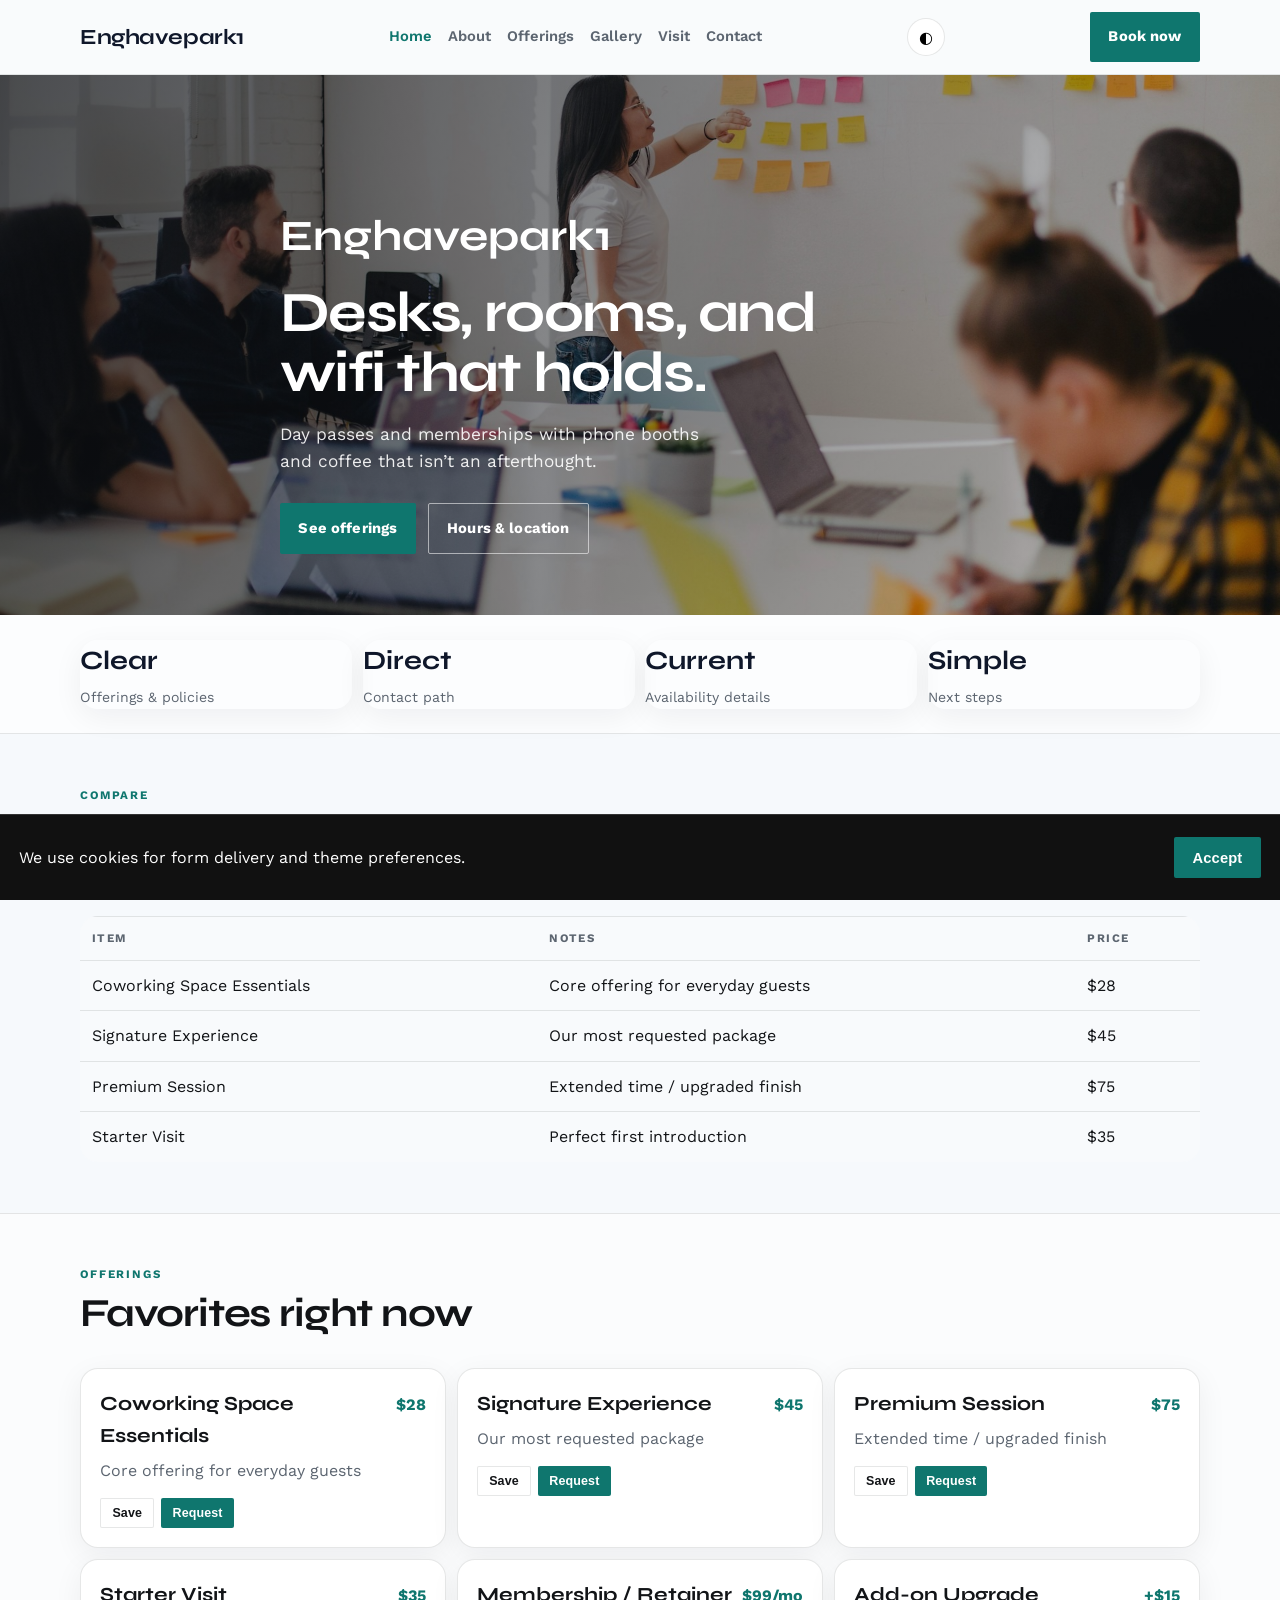
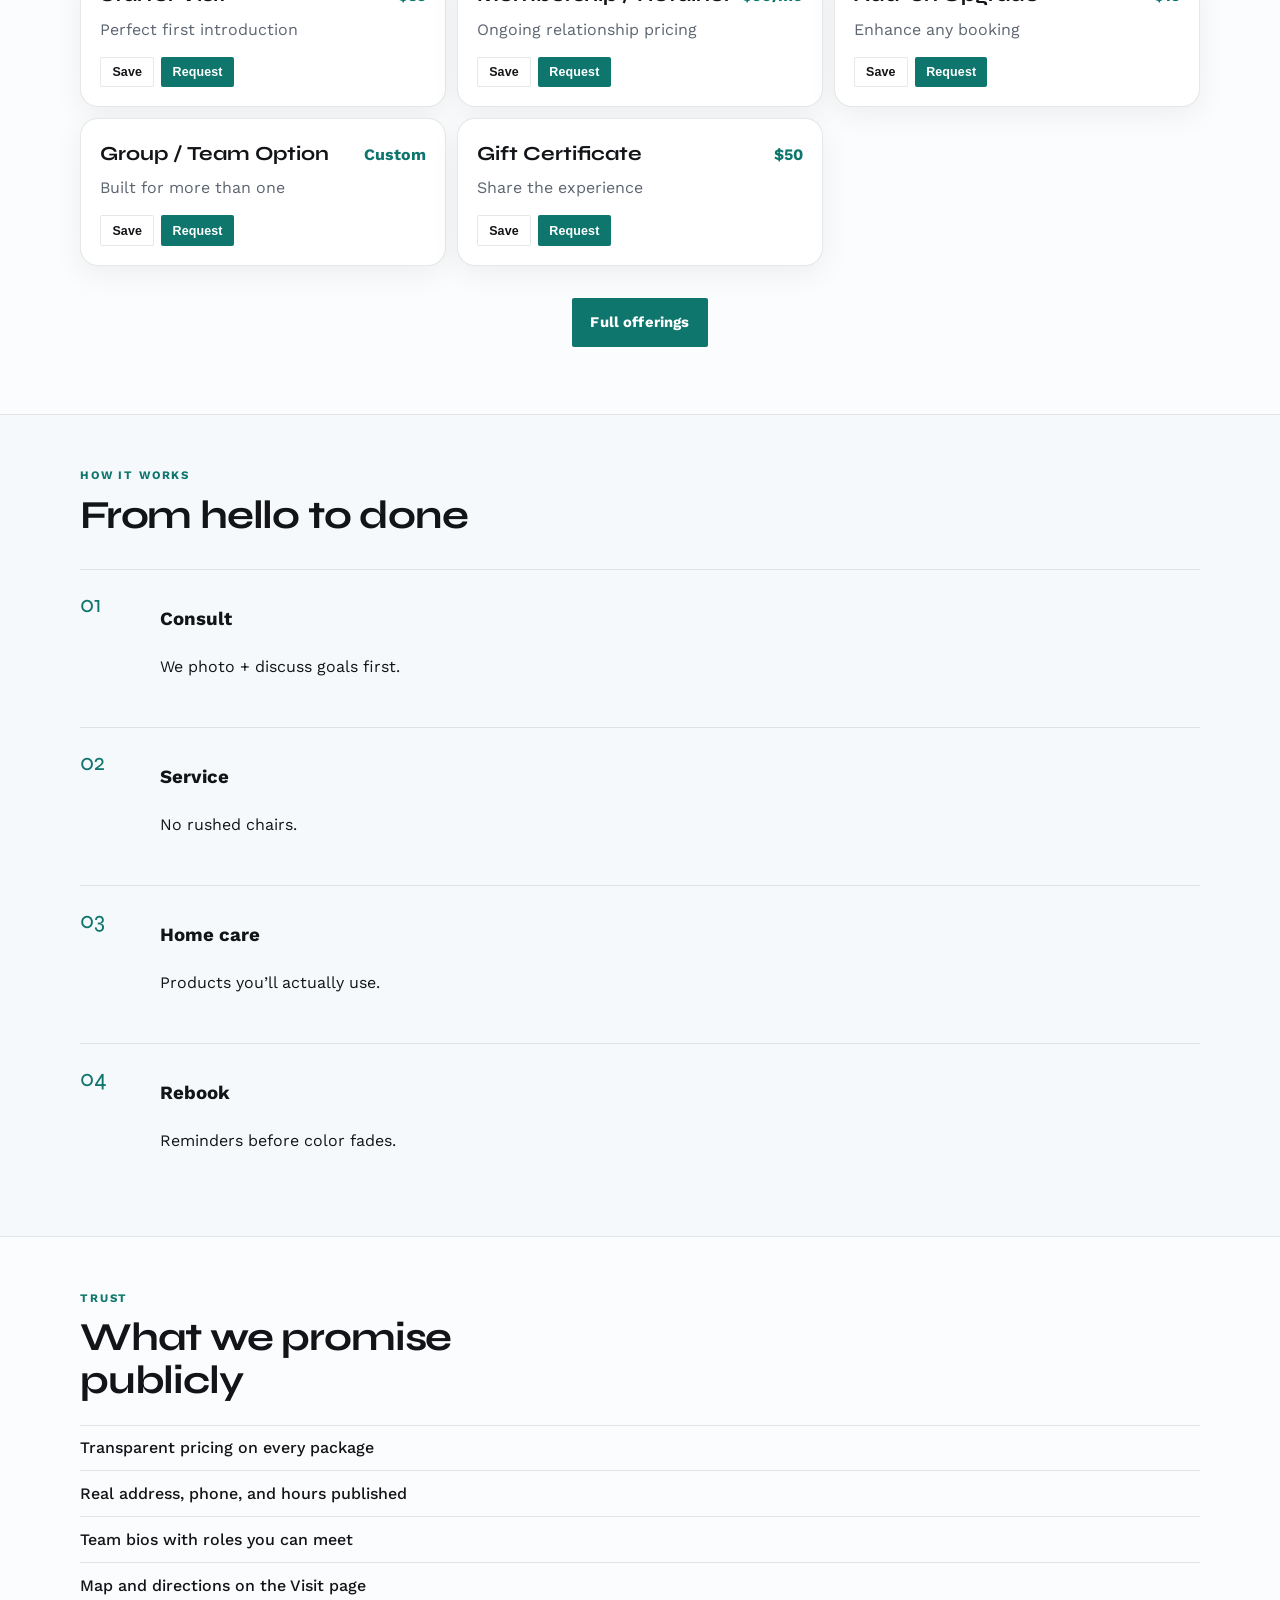
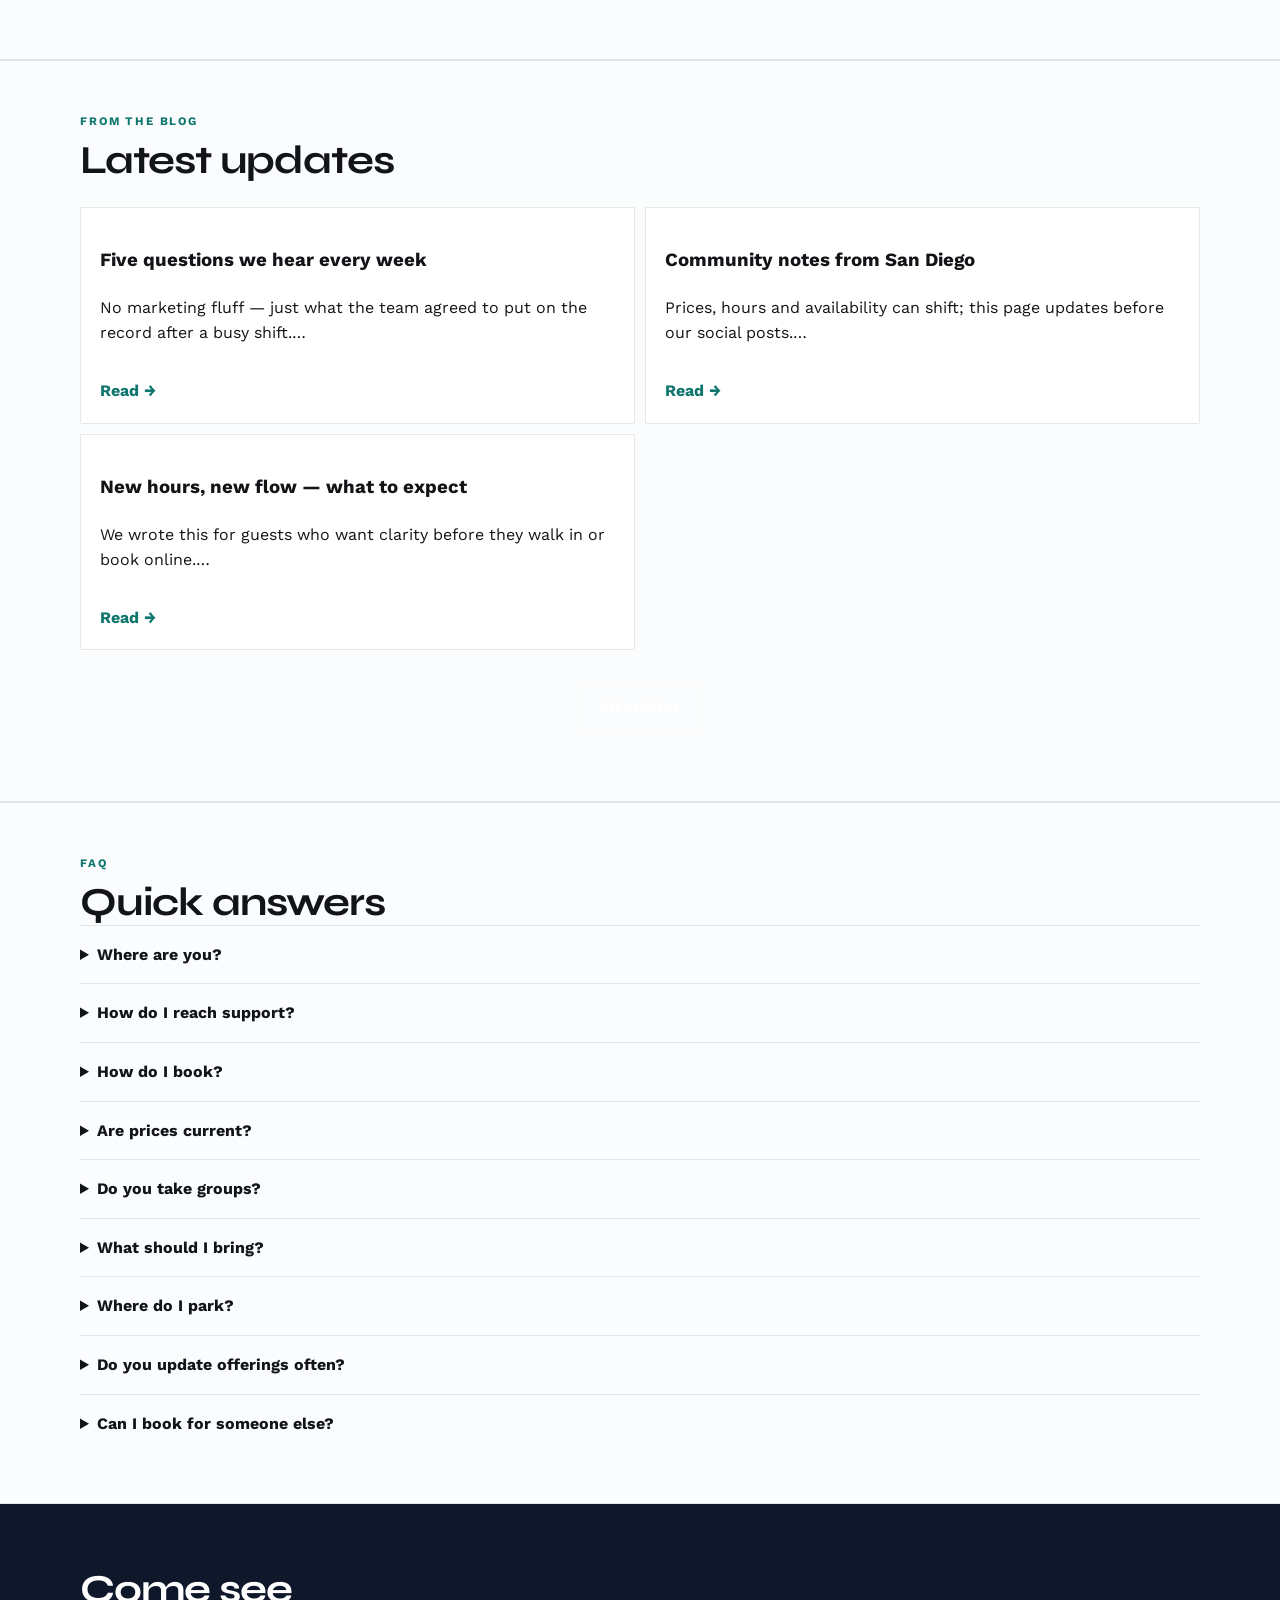
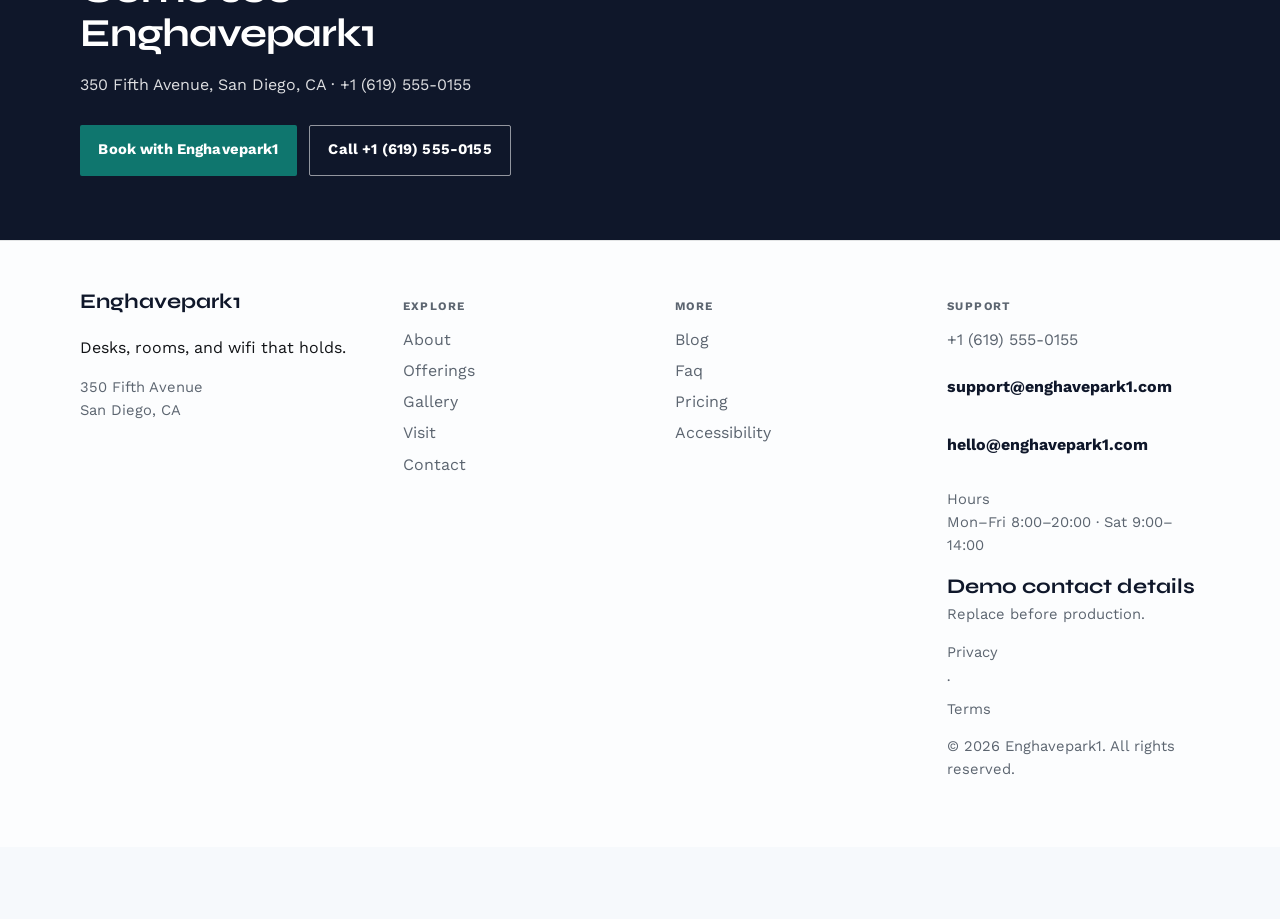
<file: index.html>
<!DOCTYPE html>
<html lang="en">
<head>
  <meta charset="UTF-8" />
  <meta name="viewport" content="width=device-width, initial-scale=1" />
  <title>Enghavepark1 | Coworking Space</title>
  <meta name="description" content="Enghavepark1 — Desks, rooms, and wifi that holds." />
  <meta property="og:title" content="Enghavepark1 | Coworking Space" />
  <meta property="og:description" content="Enghavepark1 — Desks, rooms, and wifi that holds." />
  <meta property="og:type" content="website" />
  <meta name="twitter:card" content="summary_large_image" />
  <meta name="twitter:title" content="Enghavepark1 | Coworking Space" />
  <meta name="twitter:description" content="Enghavepark1 — Desks, rooms, and wifi that holds." />
  <meta property="og:image" content="assets/img-1.jpg" />
  <meta name="twitter:image" content="assets/img-1.jpg" />
  <meta property="og:url" content="https://enghavepark1.github.io" />
  <script type="application/ld+json">{"@context": "https://schema.org", "@type": "LocalBusiness", "name": "Enghavepark1", "description": "Desks, rooms, and wifi that holds.", "url": "https://enghavepark1.github.io", "image": "assets/img-1.jpg"}</script>
<script type="application/ld+json">{"@context": "https://schema.org", "@type": "FAQPage", "mainEntity": [{"@type": "Question", "name": "Where are you?", "acceptedAnswer": {"@type": "Answer", "text": "350 Fifth Avenue, San Diego, CA. See the map on Visit."}}, {"@type": "Question", "name": "How do I reach support?", "acceptedAnswer": {"@type": "Answer", "text": "Use the Contact form or email support@enghavepark1.com. We reply during open hours."}}, {"@type": "Question", "name": "How do I book?", "acceptedAnswer": {"@type": "Answer", "text": "Send a message on Contact, email bookings@enghavepark1.com, or call +1 (619) 555-0155."}}, {"@type": "Question", "name": "Are prices current?", "acceptedAnswer": {"@type": "Answer", "text": "Listed prices are current and may shift with seasons — we update this site when they do."}}, {"@type": "Question", "name": "Do you take groups?", "acceptedAnswer": {"@type": "Answer", "text": "Yes for many bookings — tell us the size and date and we'll confirm what Enghavepark1 can host."}}, {"@type": "Question", "name": "What should I bring?", "acceptedAnswer": {"@type": "Answer", "text": "Just yourself (and any notes on allergies, sizes, or preferences). We'll handle the rest."}}, {"@type": "Question", "name": "Can I book for someone else?", "acceptedAnswer": {"@type": "Answer", "text": "Yes — include their name and preferences in the contact form."}}, {"@type": "Question", "name": "Is parking available?", "acceptedAnswer": {"@type": "Answer", "text": "See Locations for the branch closest to you in San Diego."}}, {"@type": "Question", "name": "Do you take walk-ins at Enghavepark1?", "acceptedAnswer": {"@type": "Answer", "text": "Yes when capacity allows — check Visit for peak hours."}}, {"@type": "Question", "name": "Do you host private events?", "acceptedAnswer": {"@type": "Answer", "text": "Contact us with date, headcount and offerings preferences."}}, {"@type": "Question", "name": "Where can I read updates?", "acceptedAnswer": {"@type": "Answer", "text": "Blog and Journal pages publish changes before social media."}}, {"@type": "Question", "name": "How do I join the team?", "acceptedAnswer": {"@type": "Answer", "text": "Open roles are listed on Careers — we reply to every application."}}, {"@type": "Question", "name": "Is the space accessible?", "acceptedAnswer": {"@type": "Answer", "text": "See our Accessibility page for entrance, seating and restroom notes."}}, {"@type": "Question", "name": "Do you offer gift cards?", "acceptedAnswer": {"@type": "Answer", "text": "Yes — see our Gift Cards page for digital and in-store options."}}]}</script>
<script type="application/ld+json">{"@context": "https://schema.org", "@type": "WebSite", "name": "Enghavepark1", "url": "https://enghavepark1.github.io", "description": "Desks, rooms, and wifi that holds."}</script>
  <link rel="canonical" href="https://enghavepark1.github.io/index.html" />
  <link rel="alternate" hreflang="en" href="https://enghavepark1.github.io/index.html" />
  <link rel="alternate" hreflang="x-default" href="https://enghavepark1.github.io/index.html" />
  <meta name="theme-color" content="#111111" />
  <link rel="preconnect" href="https://fonts.googleapis.com" />
  <link rel="preconnect" href="https://fonts.gstatic.com" crossorigin />
  <link href="https://fonts.googleapis.com/css2?family=Syne:wght@600;700;800&family=Work+Sans:wght@400;500;600;700&display=swap" rel="stylesheet" />
  <link rel="stylesheet" href="styles.css" />
  <link rel="icon" href="favicon.svg" type="image/svg+xml" />
</head>
<body>

  <header class="top">
    <div class="shell bar">
      <a class="logo" href="index.html">Enghavepark1</a>
      <button class="nav-toggle" type="button" aria-label="Open menu" data-nav-toggle>
        <span></span><span></span><span></span>
      </button>
      <nav data-nav><a href="index.html" class="on">Home</a><a href="about.html">About</a><a href="offerings.html">Offerings</a><a href="gallery.html">Gallery</a><a href="visit.html">Visit</a><a href="contact.html">Contact</a></nav>
      <button type="button" class="theme-toggle" data-theme-toggle aria-label="Toggle dark mode">◐</button>
      <a class="cta" href="contact.html" data-open-book>Book now</a>
    </div>
  </header>
  <main>

    <section class="hero minimal-hero">
      <div class="hero-bg" style="background-image:url('assets/img-1.jpg')"></div>
      <div class="hero-shade"></div>
      <div class="shell hero-copy">
        <p class="brand">Enghavepark1</p>
        <h1>Desks, rooms, and wifi that holds.</h1>
        <p class="lede">Day passes and memberships with phone booths and coffee that isn’t an afterthought.</p>
        <div class="actions">
          <a class="btn solid" href="offerings.html">See offerings</a>
          <a class="btn line" href="visit.html">Hours &amp; location</a>
        </div>
      </div>
    </section><section class="stats-band"><div class="shell stats-row"><div class="stat"><b>Clear</b><span>Offerings & policies</span></div>
<div class="stat"><b>Direct</b><span>Contact path</span></div>
<div class="stat"><b>Current</b><span>Availability details</span></div>
<div class="stat"><b>Simple</b><span>Next steps</span></div></div></section><section class="block">
      <div class="shell">
        <p class="eyebrow">Compare</p>
        <h2>Popular packages at a glance</h2>
        <table class="compare-table"><thead><tr><th>Item</th><th>Notes</th><th>Price</th></tr></thead>
        <tbody><tr><td>Coworking Space Essentials</td><td>Core offering for everyday guests</td><td>$28</td></tr><tr><td>Signature Experience</td><td>Our most requested package</td><td>$45</td></tr><tr><td>Premium Session</td><td>Extended time / upgraded finish</td><td>$75</td></tr><tr><td>Starter Visit</td><td>Perfect first introduction</td><td>$35</td></tr></tbody></table>
      </div>
    </section><section class="block tint">
      <div class="shell">
        <p class="eyebrow">Offerings</p>
        <h2>Favorites right now</h2>
        <div class="menu-grid"><article class="item" data-item="Coworking Space Essentials">
          <div class="item-top"><h3>Coworking Space Essentials</h3><span class="price">$28</span></div>
          <p>Core offering for everyday guests</p>
          <div class="item-actions">
            <button type="button" class="btn quiet mini" data-save-item data-name="Coworking Space Essentials">Save</button>
            <button type="button" class="btn solid mini" data-open-book data-pref="Coworking Space Essentials">Request</button>
          </div>
        </article>
<article class="item" data-item="Signature Experience">
          <div class="item-top"><h3>Signature Experience</h3><span class="price">$45</span></div>
          <p>Our most requested package</p>
          <div class="item-actions">
            <button type="button" class="btn quiet mini" data-save-item data-name="Signature Experience">Save</button>
            <button type="button" class="btn solid mini" data-open-book data-pref="Signature Experience">Request</button>
          </div>
        </article>
<article class="item" data-item="Premium Session">
          <div class="item-top"><h3>Premium Session</h3><span class="price">$75</span></div>
          <p>Extended time / upgraded finish</p>
          <div class="item-actions">
            <button type="button" class="btn quiet mini" data-save-item data-name="Premium Session">Save</button>
            <button type="button" class="btn solid mini" data-open-book data-pref="Premium Session">Request</button>
          </div>
        </article>
<article class="item" data-item="Starter Visit">
          <div class="item-top"><h3>Starter Visit</h3><span class="price">$35</span></div>
          <p>Perfect first introduction</p>
          <div class="item-actions">
            <button type="button" class="btn quiet mini" data-save-item data-name="Starter Visit">Save</button>
            <button type="button" class="btn solid mini" data-open-book data-pref="Starter Visit">Request</button>
          </div>
        </article>
<article class="item" data-item="Membership / Retainer">
          <div class="item-top"><h3>Membership / Retainer</h3><span class="price">$99/mo</span></div>
          <p>Ongoing relationship pricing</p>
          <div class="item-actions">
            <button type="button" class="btn quiet mini" data-save-item data-name="Membership / Retainer">Save</button>
            <button type="button" class="btn solid mini" data-open-book data-pref="Membership / Retainer">Request</button>
          </div>
        </article>
<article class="item" data-item="Add-on Upgrade">
          <div class="item-top"><h3>Add-on Upgrade</h3><span class="price">+$15</span></div>
          <p>Enhance any booking</p>
          <div class="item-actions">
            <button type="button" class="btn quiet mini" data-save-item data-name="Add-on Upgrade">Save</button>
            <button type="button" class="btn solid mini" data-open-book data-pref="Add-on Upgrade">Request</button>
          </div>
        </article>
<article class="item" data-item="Group / Team Option">
          <div class="item-top"><h3>Group / Team Option</h3><span class="price">Custom</span></div>
          <p>Built for more than one</p>
          <div class="item-actions">
            <button type="button" class="btn quiet mini" data-save-item data-name="Group / Team Option">Save</button>
            <button type="button" class="btn solid mini" data-open-book data-pref="Group / Team Option">Request</button>
          </div>
        </article>
<article class="item" data-item="Gift Certificate">
          <div class="item-top"><h3>Gift Certificate</h3><span class="price">$50</span></div>
          <p>Share the experience</p>
          <div class="item-actions">
            <button type="button" class="btn quiet mini" data-save-item data-name="Gift Certificate">Save</button>
            <button type="button" class="btn solid mini" data-open-book data-pref="Gift Certificate">Request</button>
          </div>
        </article></div>
        <p class="center-cta"><a class="btn solid" href="offerings.html">Full offerings</a></p>
      </div>
    </section><section class="block">
      <div class="shell">
        <p class="eyebrow">How it works</p>
        <h2>From hello to done</h2>
        <ol class="process"><li><span>01</span><div><h3>Consult</h3><p>We photo + discuss goals first.</p></div></li>
<li><span>02</span><div><h3>Service</h3><p>No rushed chairs.</p></div></li>
<li><span>03</span><div><h3>Home care</h3><p>Products you’ll actually use.</p></div></li>
<li><span>04</span><div><h3>Rebook</h3><p>Reminders before color fades.</p></div></li></ol>
      </div>
    </section><section class="block tint">
      <div class="shell">
        <p class="eyebrow">Trust</p>
        <h2>What we promise publicly</h2>
        <ul class="checks"><li>Transparent pricing on every package</li>
<li>Real address, phone, and hours published</li>
<li>Team bios with roles you can meet</li>
<li>Map and directions on the Visit page</li></ul>
      </div>
    </section><section class="block tint">
      <div class="shell">
        <p class="eyebrow">From the blog</p>
        <h2>Latest updates</h2>
        <div class="value-grid"><article class="journal-card reveal">
          <h3>Five questions we hear every week</h3>
          <p>No marketing fluff — just what the team agreed to put on the record after a busy shift.…</p>
          <a class="textlink" href="blog.html">Read →</a>
        </article><article class="journal-card reveal">
          <h3>Community notes from San Diego</h3>
          <p>Prices, hours and availability can shift; this page updates before our social posts.…</p>
          <a class="textlink" href="blog.html">Read →</a>
        </article><article class="journal-card reveal">
          <h3>New hours, new flow — what to expect</h3>
          <p>We wrote this for guests who want clarity before they walk in or book online.…</p>
          <a class="textlink" href="blog.html">Read →</a>
        </article></div>
        <p class="center-cta"><a class="btn line" href="blog.html">All articles</a></p>
      </div>
    </section><section class="block tint">
      <div class="shell">
        <p class="eyebrow">FAQ</p>
        <h2>Quick answers</h2>
        <div class="faq"><details><summary>Where are you?</summary><p>350 Fifth Avenue, San Diego, CA. See the map on Visit.</p></details>
<details><summary>How do I reach support?</summary><p>Use the Contact form or email support@enghavepark1.com. We reply during open hours.</p></details>
<details><summary>How do I book?</summary><p>Send a message on Contact, email bookings@enghavepark1.com, or call +1 (619) 555-0155.</p></details>
<details><summary>Are prices current?</summary><p>Listed prices are current and may shift with seasons — we update this site when they do.</p></details>
<details><summary>Do you take groups?</summary><p>Yes for many bookings — tell us the size and date and we'll confirm what Enghavepark1 can host.</p></details>
<details><summary>What should I bring?</summary><p>Just yourself (and any notes on allergies, sizes, or preferences). We'll handle the rest.</p></details>
<details><summary>Where do I park?</summary><p>See the Visit page for address and map links around San Diego.</p></details>
<details><summary>Do you update offerings often?</summary><p>Yes — seasonal shifts are posted here first.</p></details>
<details><summary>Can I book for someone else?</summary><p>Yes — include their name and preferences in the Contact form or email support@enghavepark1.com.</p></details></div>
      </div>
    </section><section class="cta-band">
      <div class="shell">
        <h2>Come see Enghavepark1</h2>
        <p>350 Fifth Avenue, San Diego, CA · +1 (619) 555-0155</p>
        <div class="actions">
          <a class="btn solid" href="contact.html">Book with Enghavepark1</a>
          <a class="btn line" href="tel:+16195550155">Call +1 (619) 555-0155</a>
        </div>
      </div>
    </section>
  </main>

  <footer class="foot">
    <div class="shell foot-grid">
      <div>
        <strong>Enghavepark1</strong>
        <p>Desks, rooms, and wifi that holds.</p>
        <p class="foot-meta">350 Fifth Avenue<br/>San Diego, CA</p>
      </div>
      <div>
        <p class="fh">Explore</p>
        <a href="about.html">About</a><a href="offerings.html">Offerings</a><a href="gallery.html">Gallery</a><a href="visit.html">Visit</a><a href="contact.html">Contact</a>
      </div>
      <div>
        <p class="fh">More</p>
        <a href="blog.html">Blog</a><a href="faq.html">Faq</a><a href="pricing.html">Pricing</a><a href="accessibility.html">Accessibility</a>
      </div>
      <div>
        <p class="fh">Support</p>
        <a href="tel:+16195550155">+1 (619) 555-0155</a>
        <p class="mail-plain">support@enghavepark1.com</p>
        <p class="mail-plain">hello@enghavepark1.com</p>
        <p class="foot-meta">Hours<br/>Mon–Fri 8:00–20:00 · Sat 9:00–14:00</p>
        <p class="foot-meta"><strong>Demo contact details</strong><br/>Replace before production.</p>
        <p class="foot-meta"><a href="privacy.html">Privacy</a> · <a href="terms.html">Terms</a></p>
        <p class="foot-meta">© 2026 Enghavepark1. All rights reserved.</p>
      </div>
    </div>
  </footer>
  <div class="cookie-bar" data-cookie-bar hidden>
    <p>We use cookies for form delivery and theme preferences.</p>
    <button type="button" class="btn solid" data-cookie-accept>Accept</button>
  </div>
  <div class="mobile-cta">
    <a href="tel:+16195550155">Call</a>
    <button type="button" data-open-book>Book</button>
    <a href="visit.html">Map</a>
  </div>
  <div class="toast" data-toast hidden></div>

  <div class="modal" data-book-modal hidden>
    <div class="modal-card">
      <button class="modal-close" type="button" data-close-book aria-label="Close">×</button>
      <p class="eyebrow">Quick request</p>
      <h3>Contact Enghavepark1</h3>
      <p class="lead">Send the essentials and we will reply by email.</p>
      <form class="contact-form compact" data-quick-book data-support="support@enghavepark1.com">
        <label>Name<input name="name" required placeholder="Your name" /></label>
        <label>Email<input type="email" name="email" required placeholder="you@email.com" /></label>
        <label>Timing<input name="when" required placeholder="Preferred date or timeline" /></label>
        <label>Notes<textarea name="message" rows="3" placeholder="Project, product, service or other details…"></textarea></label>
        <button class="btn solid" type="submit">Book</button>
      </form>
    </div>
  </div>

  <div class="lightbox" data-lightbox hidden>
    <button class="modal-close" type="button" data-lightbox-close aria-label="Close">×</button>
    <img data-lightbox-img alt="" />
    <div class="lightbox-nav">
      <button type="button" data-lightbox-prev>‹</button>
      <button type="button" data-lightbox-next>›</button>
    </div>
  </div>
  <script src="site.js"></script>
</body></html>
</file>
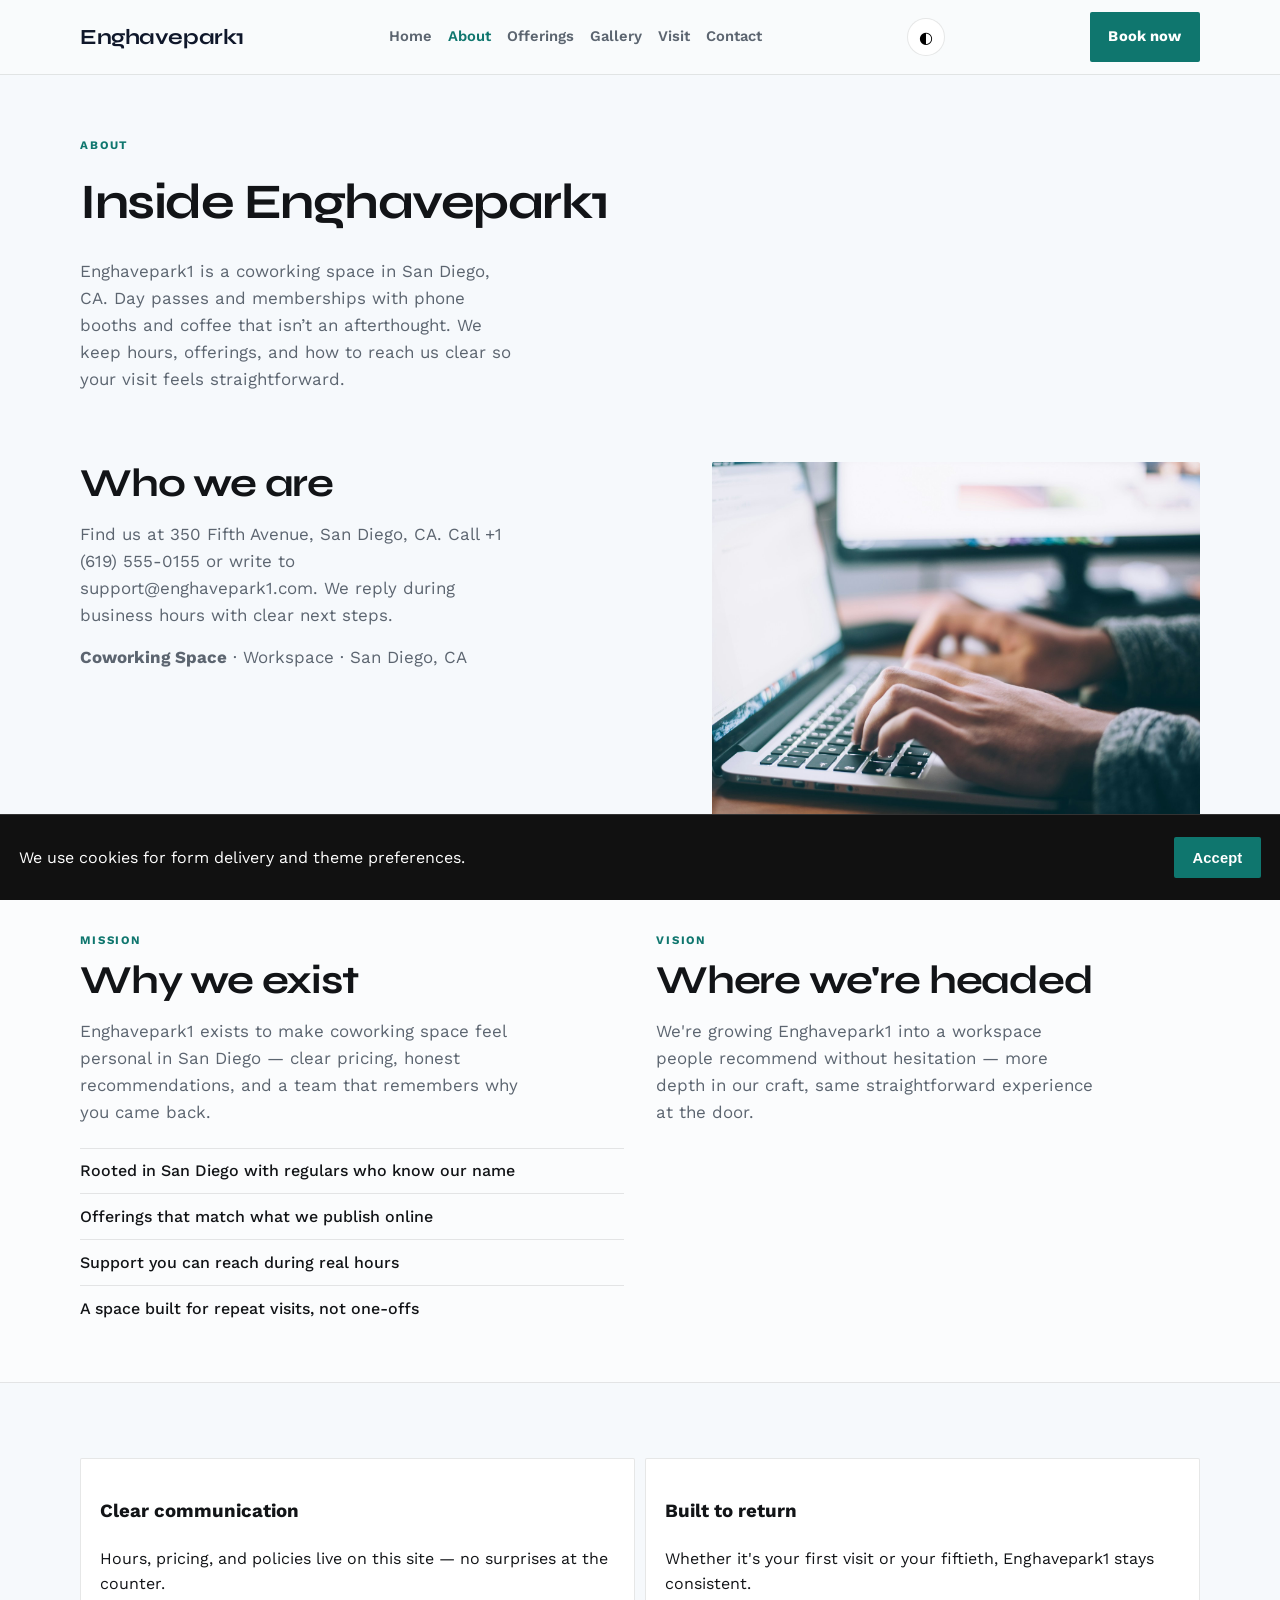
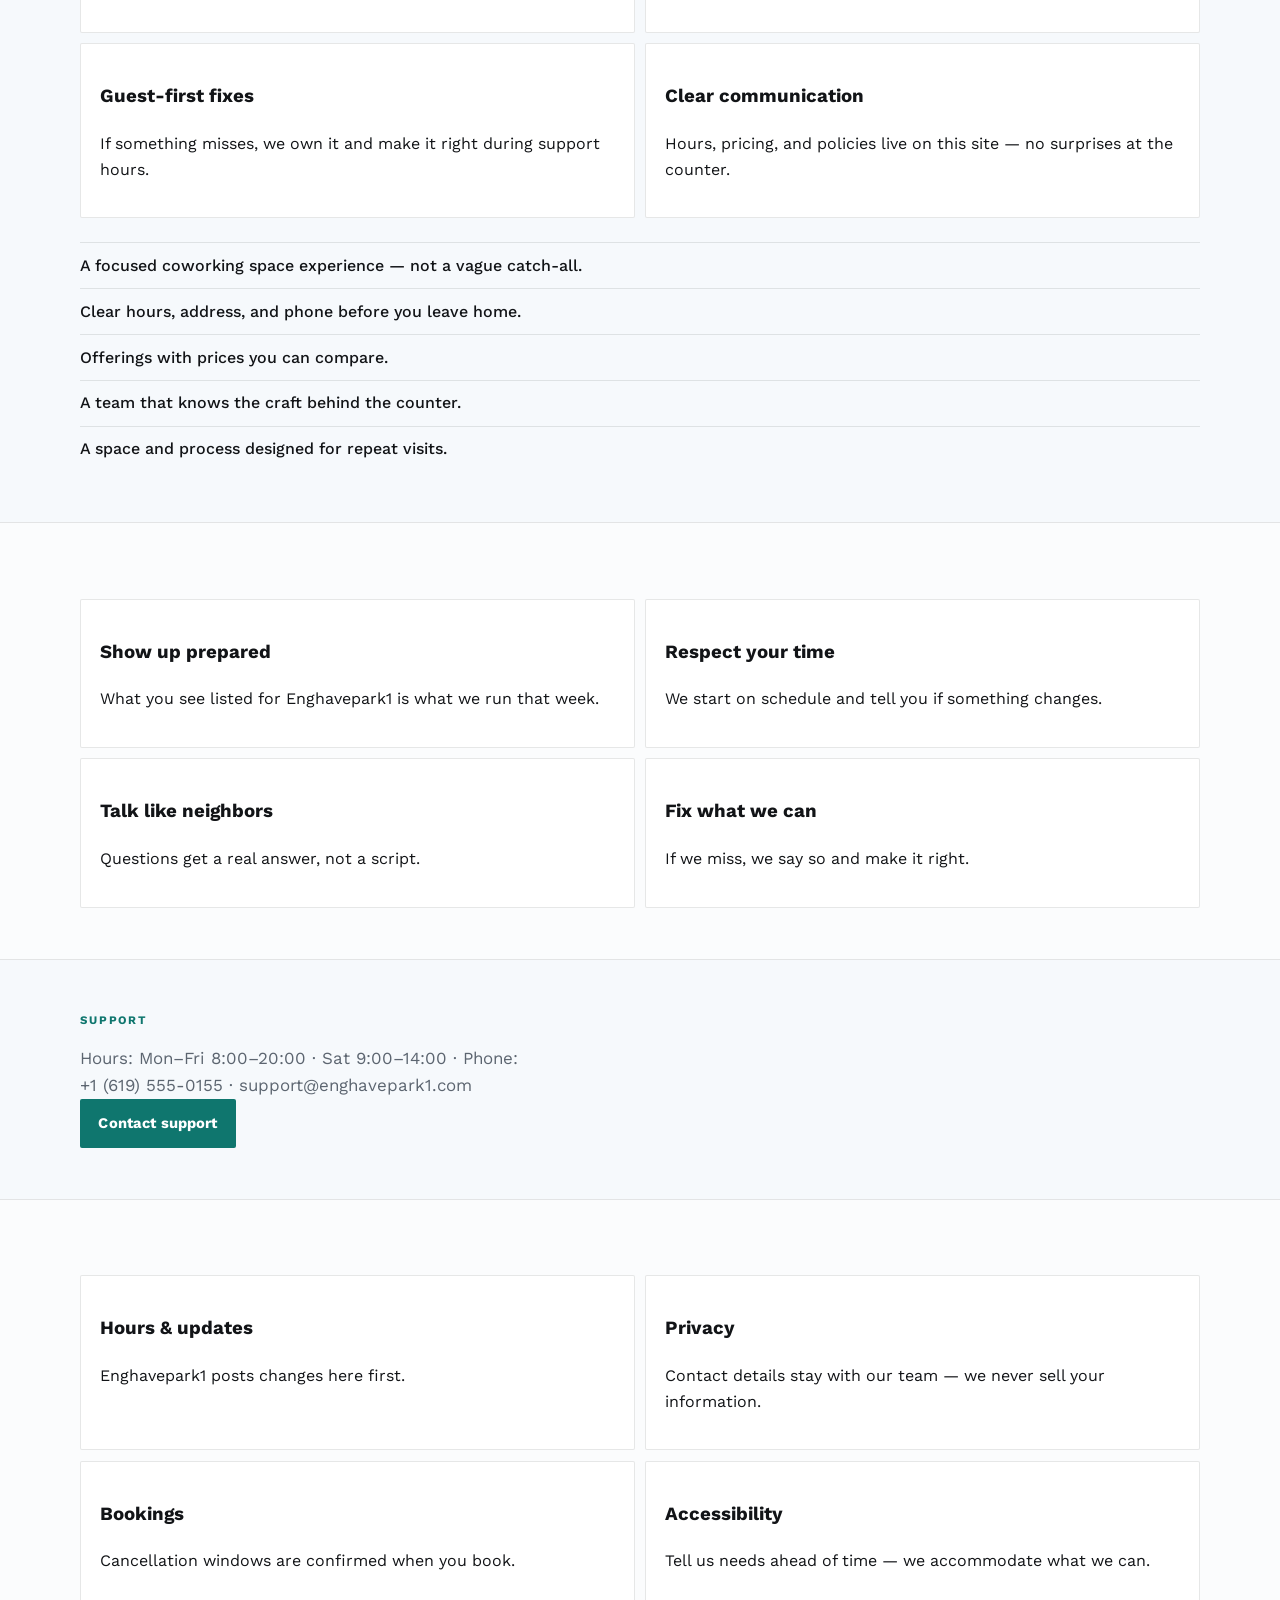
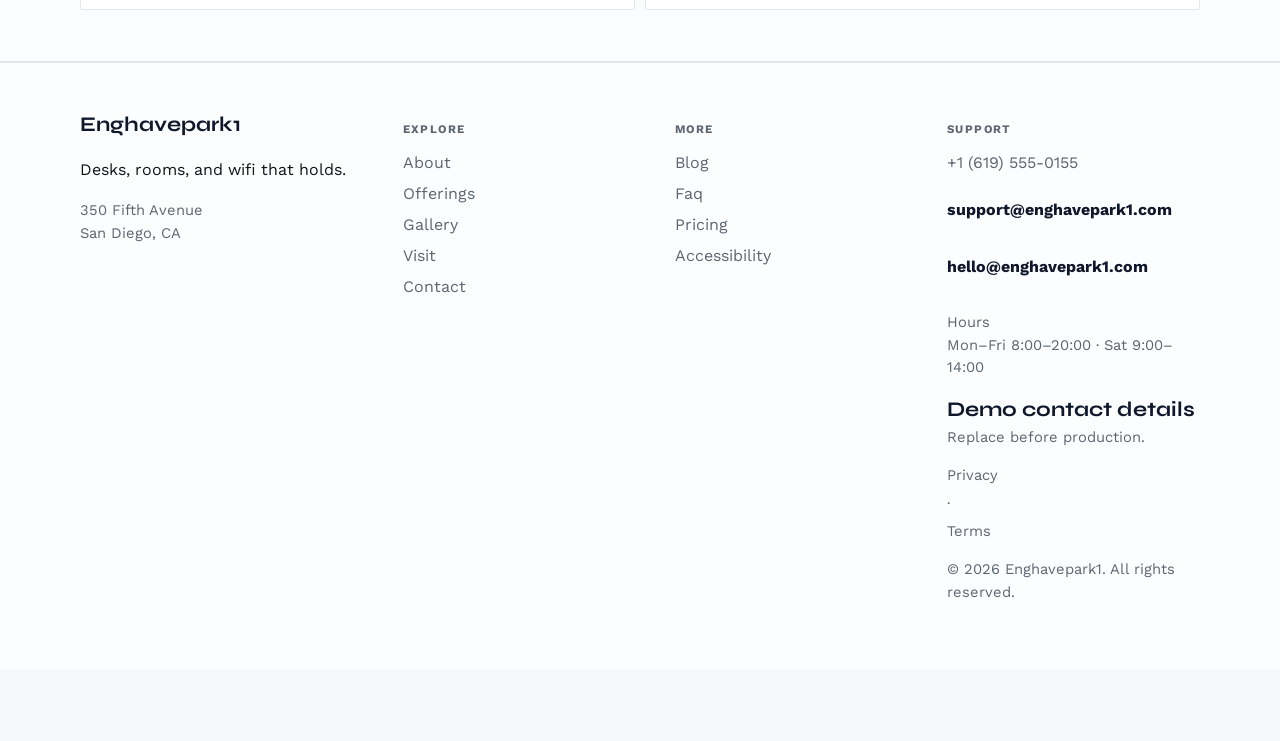
<file: about.html>
<!DOCTYPE html>
<html lang="en">
<head>
  <meta charset="UTF-8" />
  <meta name="viewport" content="width=device-width, initial-scale=1" />
  <title>About | Enghavepark1</title>
  <meta name="description" content="Enghavepark1 is a coworking space in San Diego, CA. Day passes and memberships with phone booths and coffee that isn’t an afterthought. We keep hours," />
  <meta property="og:title" content="About | Enghavepark1" />
  <meta property="og:description" content="Enghavepark1 is a coworking space in San Diego, CA. Day passes and memberships with phone booths and coffee that isn’t an afterthought. We keep hours," />
  <meta property="og:type" content="website" />
  <meta name="twitter:card" content="summary_large_image" />
  <meta name="twitter:title" content="About | Enghavepark1" />
  <meta name="twitter:description" content="Enghavepark1 is a coworking space in San Diego, CA. Day passes and memberships with phone booths and coffee that isn’t an afterthought. We keep hours," />
  <meta property="og:image" content="assets/img-1.jpg" />
  <meta name="twitter:image" content="assets/img-1.jpg" />
  <meta property="og:url" content="https://enghavepark1.github.io" />
  <script type="application/ld+json">{"@context": "https://schema.org", "@type": "LocalBusiness", "name": "Enghavepark1", "description": "Desks, rooms, and wifi that holds.", "url": "https://enghavepark1.github.io", "image": "assets/img-1.jpg"}</script>
<script type="application/ld+json">{"@context": "https://schema.org", "@type": "FAQPage", "mainEntity": [{"@type": "Question", "name": "Where are you?", "acceptedAnswer": {"@type": "Answer", "text": "350 Fifth Avenue, San Diego, CA. See the map on Visit."}}, {"@type": "Question", "name": "How do I reach support?", "acceptedAnswer": {"@type": "Answer", "text": "Use the Contact form or email support@enghavepark1.com. We reply during open hours."}}, {"@type": "Question", "name": "How do I book?", "acceptedAnswer": {"@type": "Answer", "text": "Send a message on Contact, email bookings@enghavepark1.com, or call +1 (619) 555-0155."}}, {"@type": "Question", "name": "Are prices current?", "acceptedAnswer": {"@type": "Answer", "text": "Listed prices are current and may shift with seasons — we update this site when they do."}}, {"@type": "Question", "name": "Do you take groups?", "acceptedAnswer": {"@type": "Answer", "text": "Yes for many bookings — tell us the size and date and we'll confirm what Enghavepark1 can host."}}, {"@type": "Question", "name": "What should I bring?", "acceptedAnswer": {"@type": "Answer", "text": "Just yourself (and any notes on allergies, sizes, or preferences). We'll handle the rest."}}, {"@type": "Question", "name": "Can I book for someone else?", "acceptedAnswer": {"@type": "Answer", "text": "Yes — include their name and preferences in the contact form."}}, {"@type": "Question", "name": "Is parking available?", "acceptedAnswer": {"@type": "Answer", "text": "See Locations for the branch closest to you in San Diego."}}, {"@type": "Question", "name": "Do you take walk-ins at Enghavepark1?", "acceptedAnswer": {"@type": "Answer", "text": "Yes when capacity allows — check Visit for peak hours."}}, {"@type": "Question", "name": "Do you host private events?", "acceptedAnswer": {"@type": "Answer", "text": "Contact us with date, headcount and offerings preferences."}}, {"@type": "Question", "name": "Where can I read updates?", "acceptedAnswer": {"@type": "Answer", "text": "Blog and Journal pages publish changes before social media."}}, {"@type": "Question", "name": "How do I join the team?", "acceptedAnswer": {"@type": "Answer", "text": "Open roles are listed on Careers — we reply to every application."}}, {"@type": "Question", "name": "Is the space accessible?", "acceptedAnswer": {"@type": "Answer", "text": "See our Accessibility page for entrance, seating and restroom notes."}}, {"@type": "Question", "name": "Do you offer gift cards?", "acceptedAnswer": {"@type": "Answer", "text": "Yes — see our Gift Cards page for digital and in-store options."}}]}</script>
<script type="application/ld+json">{"@context": "https://schema.org", "@type": "WebSite", "name": "Enghavepark1", "url": "https://enghavepark1.github.io", "description": "Desks, rooms, and wifi that holds."}</script>
  <link rel="canonical" href="https://enghavepark1.github.io/about.html" />
  <link rel="alternate" hreflang="en" href="https://enghavepark1.github.io/about.html" />
  <link rel="alternate" hreflang="x-default" href="https://enghavepark1.github.io/index.html" />
  <meta name="theme-color" content="#111111" />
  <link rel="preconnect" href="https://fonts.googleapis.com" />
  <link rel="preconnect" href="https://fonts.gstatic.com" crossorigin />
  <link href="https://fonts.googleapis.com/css2?family=Syne:wght@600;700;800&family=Work+Sans:wght@400;500;600;700&display=swap" rel="stylesheet" />
  <link rel="stylesheet" href="styles.css" />
  <link rel="icon" href="favicon.svg" type="image/svg+xml" />
</head>
<body>

  <header class="top">
    <div class="shell bar">
      <a class="logo" href="index.html">Enghavepark1</a>
      <button class="nav-toggle" type="button" aria-label="Open menu" data-nav-toggle>
        <span></span><span></span><span></span>
      </button>
      <nav data-nav><a href="index.html">Home</a><a href="about.html" class="on">About</a><a href="offerings.html">Offerings</a><a href="gallery.html">Gallery</a><a href="visit.html">Visit</a><a href="contact.html">Contact</a></nav>
      <button type="button" class="theme-toggle" data-theme-toggle aria-label="Toggle dark mode">◐</button>
      <a class="cta" href="contact.html" data-open-book>Book now</a>
    </div>
  </header>  <main class="page">
    <section class="page-hero"><div class="shell">
      <p class="eyebrow">About</p>
      <h1>Inside Enghavepark1</h1>
      <p class="lead">Enghavepark1 is a coworking space in San Diego, CA. Day passes and memberships with phone booths and coffee that isn’t an afterthought. We keep hours, offerings, and how to reach us clear so your visit feels straightforward.</p>
    </div></section>
    <section class="block"><div class="shell split">
      <div><h2>Who we are</h2><p class="lead">Find us at 350 Fifth Avenue, San Diego, CA. Call +1 (619) 555-0155 or write to support@enghavepark1.com. We reply during business hours with clear next steps.</p>
      <p class="lead"><strong>Coworking Space</strong> · Workspace · San Diego, CA</p></div>
      <img class="solo" src="assets/img-4.jpg" alt="Enghavepark1" />
    </div></section>
    <section class="block tint"><div class="shell two-col">
      <article><p class="eyebrow">Mission</p><h2>Why we exist</h2><p class="lead">Enghavepark1 exists to make coworking space feel personal in San Diego — clear pricing, honest recommendations, and a team that remembers why you came back.</p>
      <ul class="checks"><li>Rooted in San Diego with regulars who know our name</li><li>Offerings that match what we publish online</li><li>Support you can reach during real hours</li><li>A space built for repeat visits, not one-offs</li></ul></article>
      <article><p class="eyebrow">Vision</p><h2>Where we're headed</h2><p class="lead">We're growing Enghavepark1 into a workspace people recommend without hesitation — more depth in our craft, same straightforward experience at the door.</p></article>
    </div></section>
    <section class="block"><div class="shell"><div class="value-grid"><article><h3>Clear communication</h3><p>Hours, pricing, and policies live on this site — no surprises at the counter.</p></article>
<article><h3>Built to return</h3><p>Whether it&#x27;s your first visit or your fiftieth, Enghavepark1 stays consistent.</p></article>
<article><h3>Guest-first fixes</h3><p>If something misses, we own it and make it right during support hours.</p></article>
<article><h3>Clear communication</h3><p>Hours, pricing, and policies live on this site — no surprises at the counter.</p></article></div><ul class="checks" style="margin-top:1.5rem"><li>A focused coworking space experience — not a vague catch-all.</li>
<li>Clear hours, address, and phone before you leave home.</li>
<li>Offerings with prices you can compare.</li>
<li>A team that knows the craft behind the counter.</li>
<li>A space and process designed for repeat visits.</li></ul></div></section>
    <section class="block tint"><div class="shell"><div class="value-grid"><article><h3>Show up prepared</h3><p>What you see listed for Enghavepark1 is what we run that week.</p></article>
<article><h3>Respect your time</h3><p>We start on schedule and tell you if something changes.</p></article>
<article><h3>Talk like neighbors</h3><p>Questions get a real answer, not a script.</p></article>
<article><h3>Fix what we can</h3><p>If we miss, we say so and make it right.</p></article></div></div></section>
    
    <section class="block"><div class="shell"><p class="eyebrow">Support</p><p class="lead">Hours: Mon–Fri 8:00–20:00 · Sat 9:00–14:00 · Phone: +1 (619) 555-0155 · support@enghavepark1.com</p>
    <a class="btn solid" href="contact.html">Contact support</a></div></section>
    <section class="block tint"><div class="shell"><div class="value-grid"><article><h3>Hours & updates</h3><p>Enghavepark1 posts changes here first.</p></article>
<article><h3>Privacy</h3><p>Contact details stay with our team — we never sell your information.</p></article>
<article><h3>Bookings</h3><p>Cancellation windows are confirmed when you book.</p></article>
<article><h3>Accessibility</h3><p>Tell us needs ahead of time — we accommodate what we can.</p></article></div></div></section>
  </main>
  <footer class="foot">
    <div class="shell foot-grid">
      <div>
        <strong>Enghavepark1</strong>
        <p>Desks, rooms, and wifi that holds.</p>
        <p class="foot-meta">350 Fifth Avenue<br/>San Diego, CA</p>
      </div>
      <div>
        <p class="fh">Explore</p>
        <a href="about.html">About</a><a href="offerings.html">Offerings</a><a href="gallery.html">Gallery</a><a href="visit.html">Visit</a><a href="contact.html">Contact</a>
      </div>
      <div>
        <p class="fh">More</p>
        <a href="blog.html">Blog</a><a href="faq.html">Faq</a><a href="pricing.html">Pricing</a><a href="accessibility.html">Accessibility</a>
      </div>
      <div>
        <p class="fh">Support</p>
        <a href="tel:+16195550155">+1 (619) 555-0155</a>
        <p class="mail-plain">support@enghavepark1.com</p>
        <p class="mail-plain">hello@enghavepark1.com</p>
        <p class="foot-meta">Hours<br/>Mon–Fri 8:00–20:00 · Sat 9:00–14:00</p>
        <p class="foot-meta"><strong>Demo contact details</strong><br/>Replace before production.</p>
        <p class="foot-meta"><a href="privacy.html">Privacy</a> · <a href="terms.html">Terms</a></p>
        <p class="foot-meta">© 2026 Enghavepark1. All rights reserved.</p>
      </div>
    </div>
  </footer>
  <div class="cookie-bar" data-cookie-bar hidden>
    <p>We use cookies for form delivery and theme preferences.</p>
    <button type="button" class="btn solid" data-cookie-accept>Accept</button>
  </div>
  <div class="mobile-cta">
    <a href="tel:+16195550155">Call</a>
    <button type="button" data-open-book>Book</button>
    <a href="visit.html">Map</a>
  </div>
  <div class="toast" data-toast hidden></div>

  <div class="modal" data-book-modal hidden>
    <div class="modal-card">
      <button class="modal-close" type="button" data-close-book aria-label="Close">×</button>
      <p class="eyebrow">Quick request</p>
      <h3>Contact Enghavepark1</h3>
      <p class="lead">Send the essentials and we will reply by email.</p>
      <form class="contact-form compact" data-quick-book data-support="support@enghavepark1.com">
        <label>Name<input name="name" required placeholder="Your name" /></label>
        <label>Email<input type="email" name="email" required placeholder="you@email.com" /></label>
        <label>Timing<input name="when" required placeholder="Preferred date or timeline" /></label>
        <label>Notes<textarea name="message" rows="3" placeholder="Project, product, service or other details…"></textarea></label>
        <button class="btn solid" type="submit">Book</button>
      </form>
    </div>
  </div>

  <div class="lightbox" data-lightbox hidden>
    <button class="modal-close" type="button" data-lightbox-close aria-label="Close">×</button>
    <img data-lightbox-img alt="" />
    <div class="lightbox-nav">
      <button type="button" data-lightbox-prev>‹</button>
      <button type="button" data-lightbox-next>›</button>
    </div>
  </div>
  <script src="site.js"></script>
</body></html>
</file>
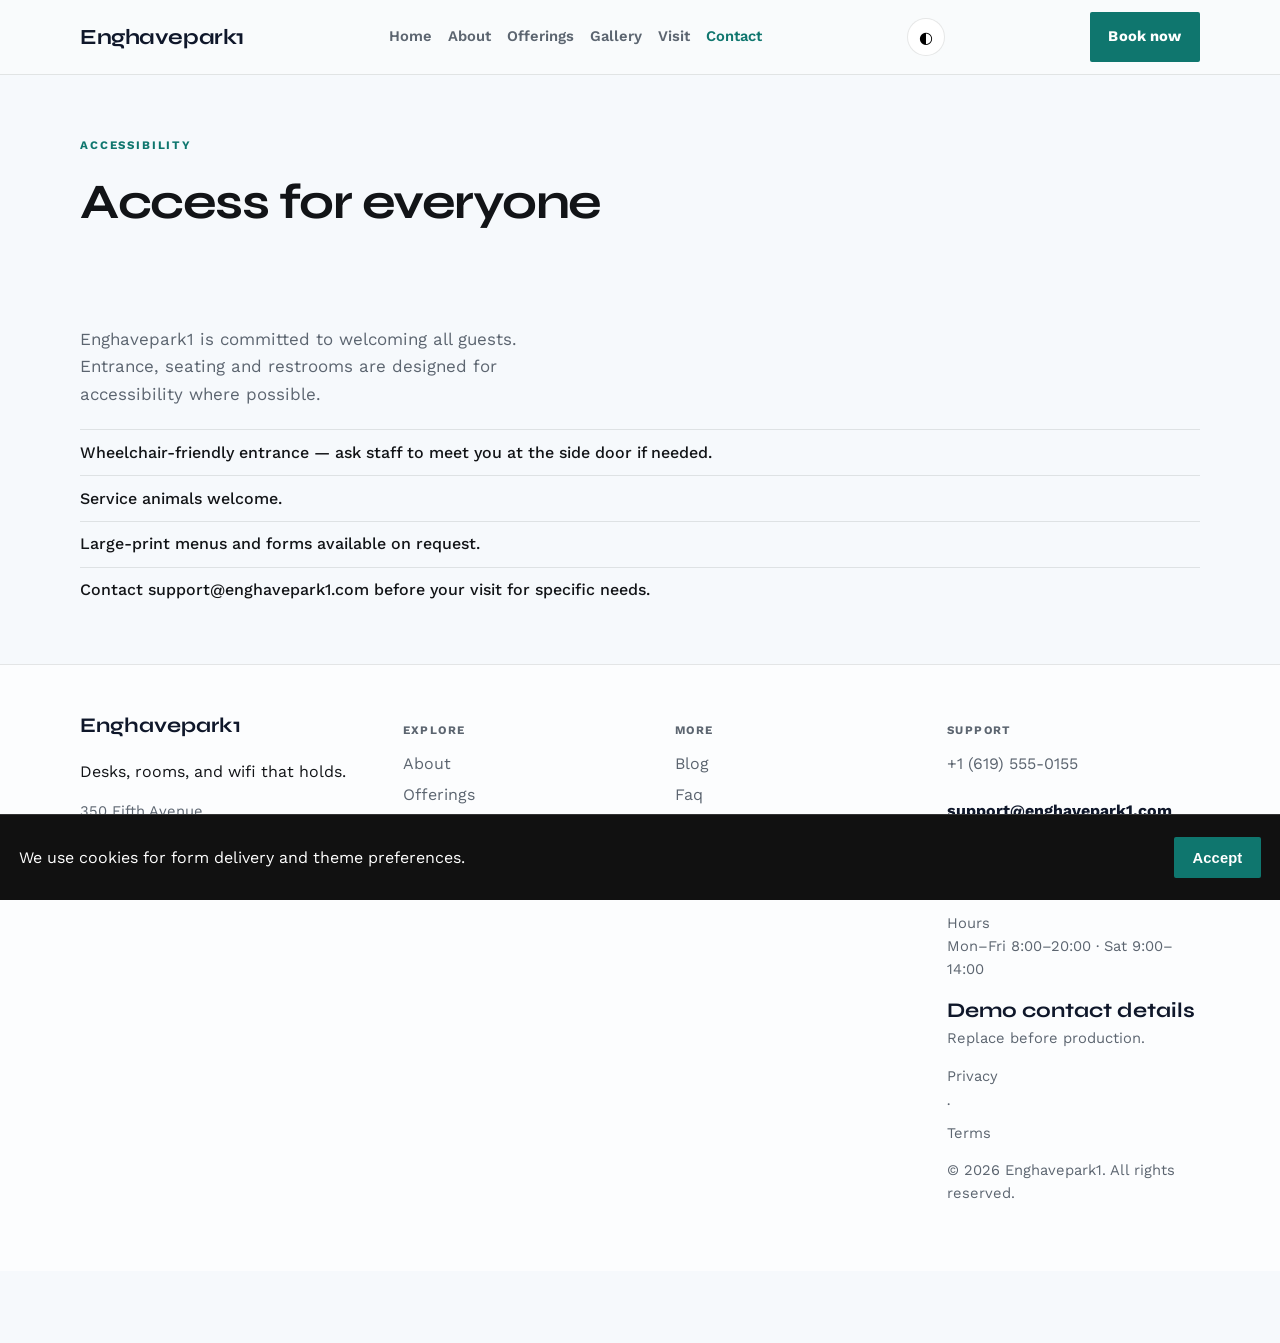
<file: accessibility.html>
<!DOCTYPE html>
<html lang="en">
<head>
  <meta charset="UTF-8" />
  <meta name="viewport" content="width=device-width, initial-scale=1" />
  <title>Accessibility | Enghavepark1</title>
  <meta name="description" content="Accessibility statement" />
  <meta property="og:title" content="Accessibility | Enghavepark1" />
  <meta property="og:description" content="Accessibility statement" />
  <meta property="og:type" content="website" />
  <meta name="twitter:card" content="summary_large_image" />
  <meta name="twitter:title" content="Accessibility | Enghavepark1" />
  <meta name="twitter:description" content="Accessibility statement" />
  <meta property="og:image" content="assets/img-1.jpg" />
  <meta name="twitter:image" content="assets/img-1.jpg" />
  <meta property="og:url" content="https://enghavepark1.github.io" />
  <script type="application/ld+json">{"@context": "https://schema.org", "@type": "LocalBusiness", "name": "Enghavepark1", "description": "Desks, rooms, and wifi that holds.", "url": "https://enghavepark1.github.io", "image": "assets/img-1.jpg"}</script>
<script type="application/ld+json">{"@context": "https://schema.org", "@type": "FAQPage", "mainEntity": [{"@type": "Question", "name": "Where are you?", "acceptedAnswer": {"@type": "Answer", "text": "350 Fifth Avenue, San Diego, CA. See the map on Visit."}}, {"@type": "Question", "name": "How do I reach support?", "acceptedAnswer": {"@type": "Answer", "text": "Use the Contact form or email support@enghavepark1.com. We reply during open hours."}}, {"@type": "Question", "name": "How do I book?", "acceptedAnswer": {"@type": "Answer", "text": "Send a message on Contact, email bookings@enghavepark1.com, or call +1 (619) 555-0155."}}, {"@type": "Question", "name": "Are prices current?", "acceptedAnswer": {"@type": "Answer", "text": "Listed prices are current and may shift with seasons — we update this site when they do."}}, {"@type": "Question", "name": "Do you take groups?", "acceptedAnswer": {"@type": "Answer", "text": "Yes for many bookings — tell us the size and date and we'll confirm what Enghavepark1 can host."}}, {"@type": "Question", "name": "What should I bring?", "acceptedAnswer": {"@type": "Answer", "text": "Just yourself (and any notes on allergies, sizes, or preferences). We'll handle the rest."}}, {"@type": "Question", "name": "Can I book for someone else?", "acceptedAnswer": {"@type": "Answer", "text": "Yes — include their name and preferences in the contact form."}}, {"@type": "Question", "name": "Is parking available?", "acceptedAnswer": {"@type": "Answer", "text": "See Locations for the branch closest to you in San Diego."}}, {"@type": "Question", "name": "Do you take walk-ins at Enghavepark1?", "acceptedAnswer": {"@type": "Answer", "text": "Yes when capacity allows — check Visit for peak hours."}}, {"@type": "Question", "name": "Do you host private events?", "acceptedAnswer": {"@type": "Answer", "text": "Contact us with date, headcount and offerings preferences."}}, {"@type": "Question", "name": "Where can I read updates?", "acceptedAnswer": {"@type": "Answer", "text": "Blog and Journal pages publish changes before social media."}}, {"@type": "Question", "name": "How do I join the team?", "acceptedAnswer": {"@type": "Answer", "text": "Open roles are listed on Careers — we reply to every application."}}, {"@type": "Question", "name": "Is the space accessible?", "acceptedAnswer": {"@type": "Answer", "text": "See our Accessibility page for entrance, seating and restroom notes."}}, {"@type": "Question", "name": "Do you offer gift cards?", "acceptedAnswer": {"@type": "Answer", "text": "Yes — see our Gift Cards page for digital and in-store options."}}]}</script>
<script type="application/ld+json">{"@context": "https://schema.org", "@type": "WebSite", "name": "Enghavepark1", "url": "https://enghavepark1.github.io", "description": "Desks, rooms, and wifi that holds."}</script>
  <link rel="canonical" href="https://enghavepark1.github.io/accessibility.html" />
  <link rel="alternate" hreflang="en" href="https://enghavepark1.github.io/accessibility.html" />
  <link rel="alternate" hreflang="x-default" href="https://enghavepark1.github.io/index.html" />
  <meta name="theme-color" content="#111111" />
  <link rel="preconnect" href="https://fonts.googleapis.com" />
  <link rel="preconnect" href="https://fonts.gstatic.com" crossorigin />
  <link href="https://fonts.googleapis.com/css2?family=Syne:wght@600;700;800&family=Work+Sans:wght@400;500;600;700&display=swap" rel="stylesheet" />
  <link rel="stylesheet" href="styles.css" />
  <link rel="icon" href="favicon.svg" type="image/svg+xml" />
</head>
<body>

  <header class="top">
    <div class="shell bar">
      <a class="logo" href="index.html">Enghavepark1</a>
      <button class="nav-toggle" type="button" aria-label="Open menu" data-nav-toggle>
        <span></span><span></span><span></span>
      </button>
      <nav data-nav><a href="index.html">Home</a><a href="about.html">About</a><a href="offerings.html">Offerings</a><a href="gallery.html">Gallery</a><a href="visit.html">Visit</a><a href="contact.html" class="on">Contact</a></nav>
      <button type="button" class="theme-toggle" data-theme-toggle aria-label="Toggle dark mode">◐</button>
      <a class="cta" href="contact.html" data-open-book>Book now</a>
    </div>
  </header>  <main class="page">
    <section class="page-hero"><div class="shell">
      <p class="eyebrow">Accessibility</p>
      <h1>Access for everyone</h1>
    </div></section>
    <section class="block"><div class="shell prose-block">
      <p class="lead">Enghavepark1 is committed to welcoming all guests. Entrance, seating and restrooms are designed for accessibility where possible.</p>
      <ul class="checks">
        <li>Wheelchair-friendly entrance — ask staff to meet you at the side door if needed.</li>
        <li>Service animals welcome.</li>
        <li>Large-print menus and forms available on request.</li>
        <li>Contact support@enghavepark1.com before your visit for specific needs.</li>
      </ul>
    </div></section>
  </main>
  <footer class="foot">
    <div class="shell foot-grid">
      <div>
        <strong>Enghavepark1</strong>
        <p>Desks, rooms, and wifi that holds.</p>
        <p class="foot-meta">350 Fifth Avenue<br/>San Diego, CA</p>
      </div>
      <div>
        <p class="fh">Explore</p>
        <a href="about.html">About</a><a href="offerings.html">Offerings</a><a href="gallery.html">Gallery</a><a href="visit.html">Visit</a><a href="contact.html">Contact</a>
      </div>
      <div>
        <p class="fh">More</p>
        <a href="blog.html">Blog</a><a href="faq.html">Faq</a><a href="pricing.html">Pricing</a><a href="accessibility.html">Accessibility</a>
      </div>
      <div>
        <p class="fh">Support</p>
        <a href="tel:+16195550155">+1 (619) 555-0155</a>
        <p class="mail-plain">support@enghavepark1.com</p>
        <p class="mail-plain">hello@enghavepark1.com</p>
        <p class="foot-meta">Hours<br/>Mon–Fri 8:00–20:00 · Sat 9:00–14:00</p>
        <p class="foot-meta"><strong>Demo contact details</strong><br/>Replace before production.</p>
        <p class="foot-meta"><a href="privacy.html">Privacy</a> · <a href="terms.html">Terms</a></p>
        <p class="foot-meta">© 2026 Enghavepark1. All rights reserved.</p>
      </div>
    </div>
  </footer>
  <div class="cookie-bar" data-cookie-bar hidden>
    <p>We use cookies for form delivery and theme preferences.</p>
    <button type="button" class="btn solid" data-cookie-accept>Accept</button>
  </div>
  <div class="mobile-cta">
    <a href="tel:+16195550155">Call</a>
    <button type="button" data-open-book>Book</button>
    <a href="visit.html">Map</a>
  </div>
  <div class="toast" data-toast hidden></div>

  <div class="modal" data-book-modal hidden>
    <div class="modal-card">
      <button class="modal-close" type="button" data-close-book aria-label="Close">×</button>
      <p class="eyebrow">Quick request</p>
      <h3>Contact Enghavepark1</h3>
      <p class="lead">Send the essentials and we will reply by email.</p>
      <form class="contact-form compact" data-quick-book data-support="support@enghavepark1.com">
        <label>Name<input name="name" required placeholder="Your name" /></label>
        <label>Email<input type="email" name="email" required placeholder="you@email.com" /></label>
        <label>Timing<input name="when" required placeholder="Preferred date or timeline" /></label>
        <label>Notes<textarea name="message" rows="3" placeholder="Project, product, service or other details…"></textarea></label>
        <button class="btn solid" type="submit">Book</button>
      </form>
    </div>
  </div>

  <div class="lightbox" data-lightbox hidden>
    <button class="modal-close" type="button" data-lightbox-close aria-label="Close">×</button>
    <img data-lightbox-img alt="" />
    <div class="lightbox-nav">
      <button type="button" data-lightbox-prev>‹</button>
      <button type="button" data-lightbox-next>›</button>
    </div>
  </div>
  <script src="site.js"></script>
</body></html>
</file>
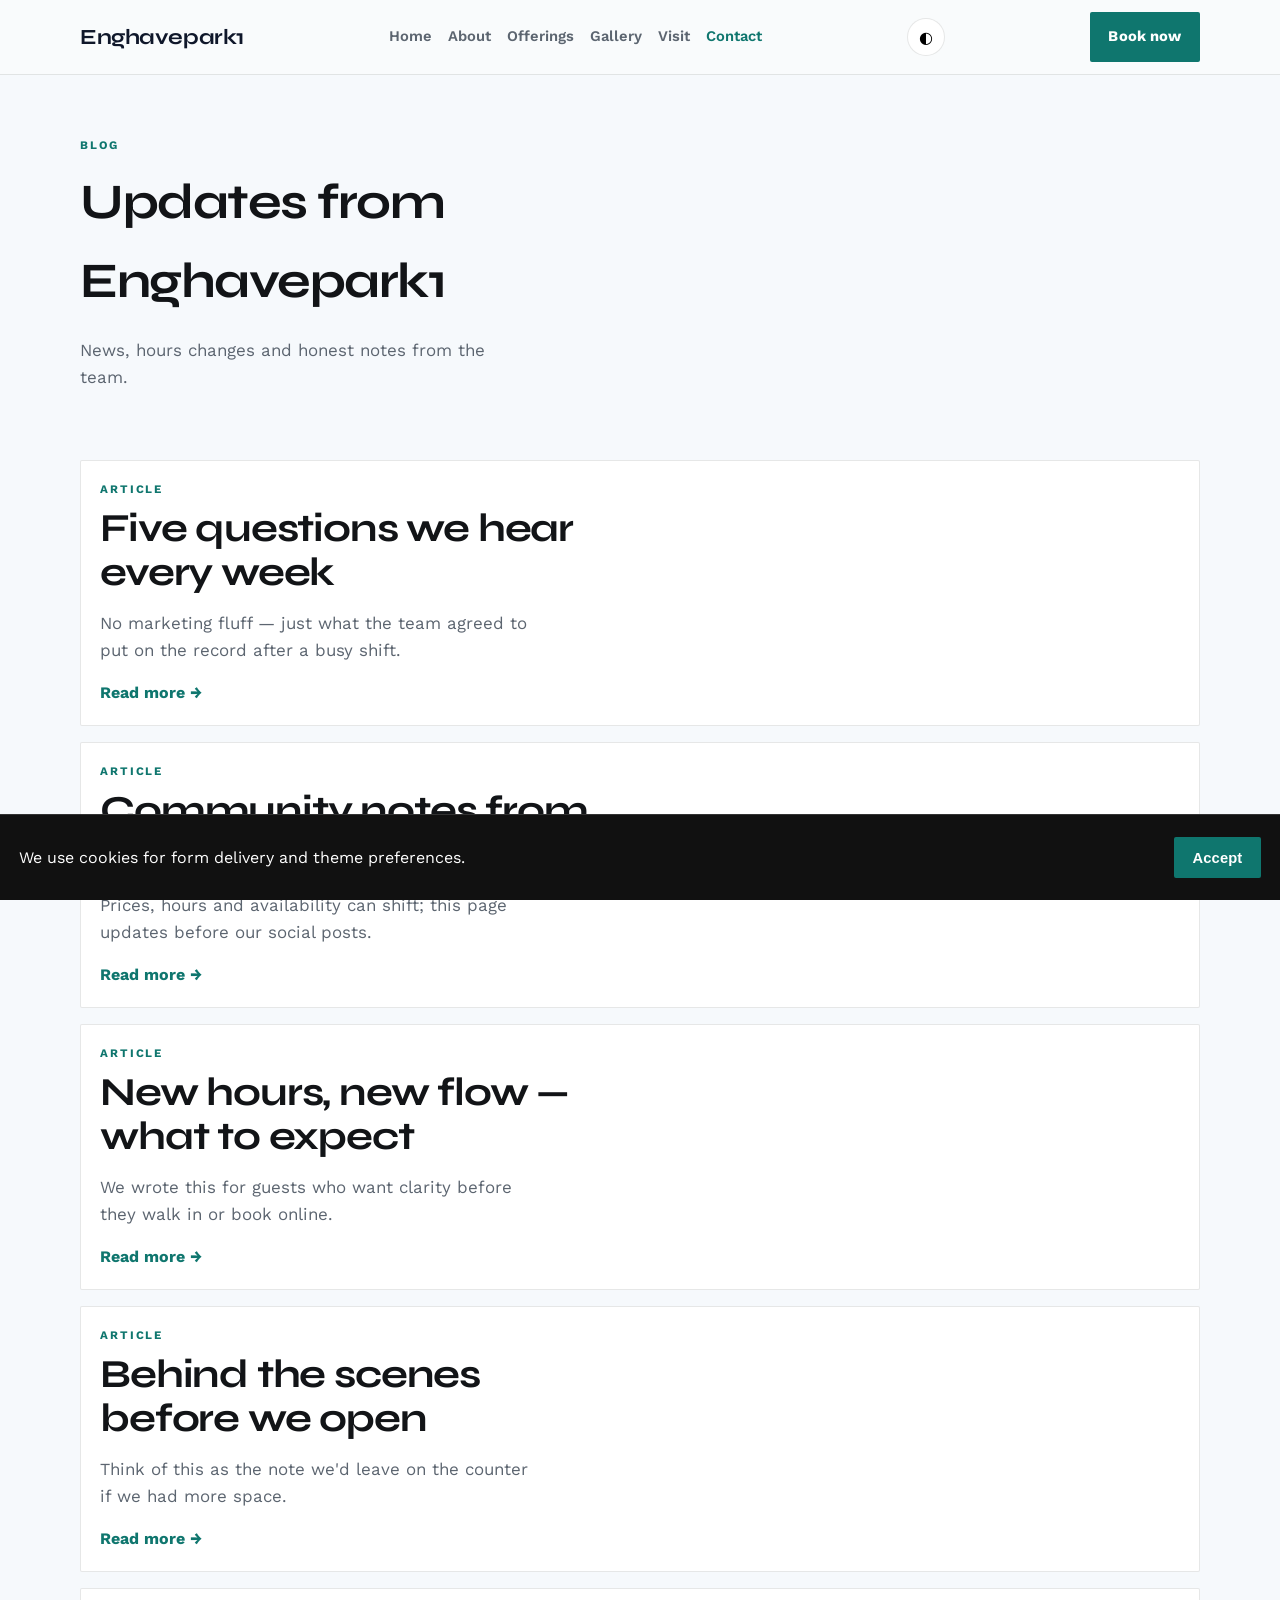
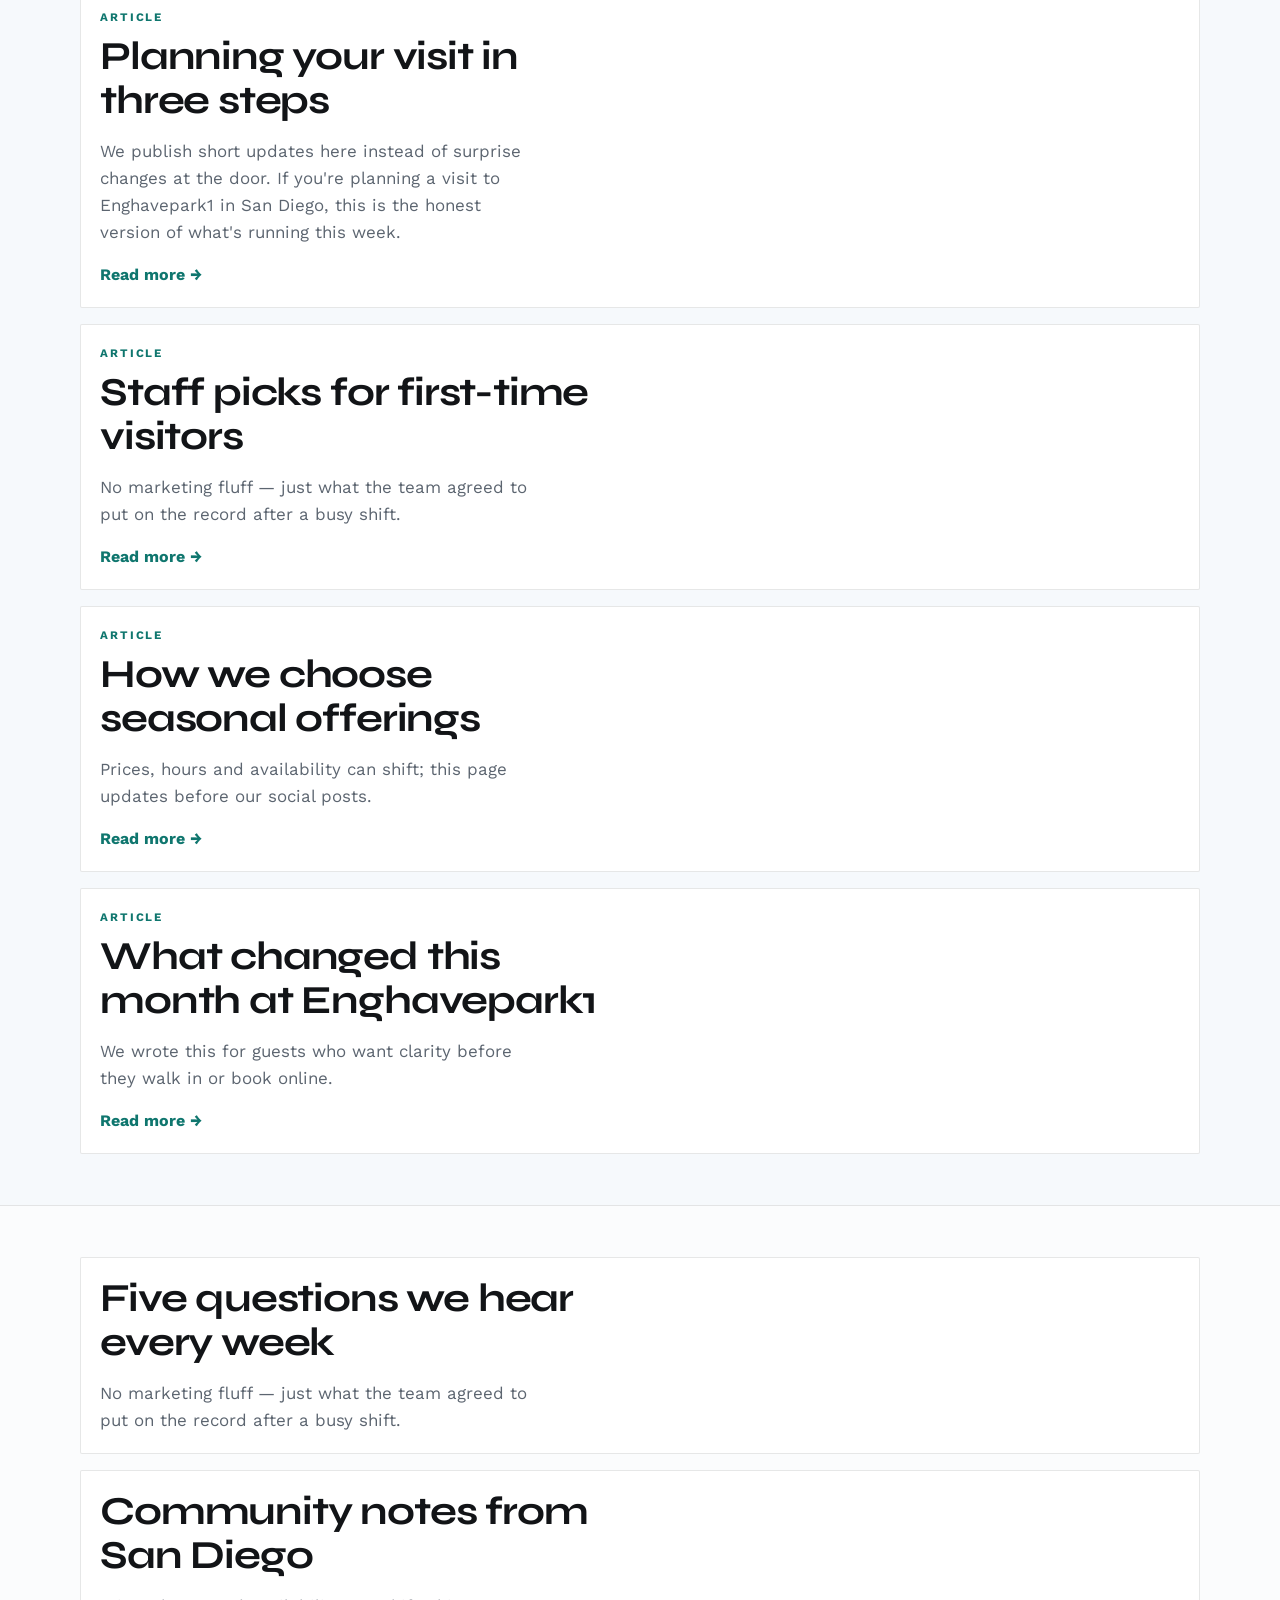
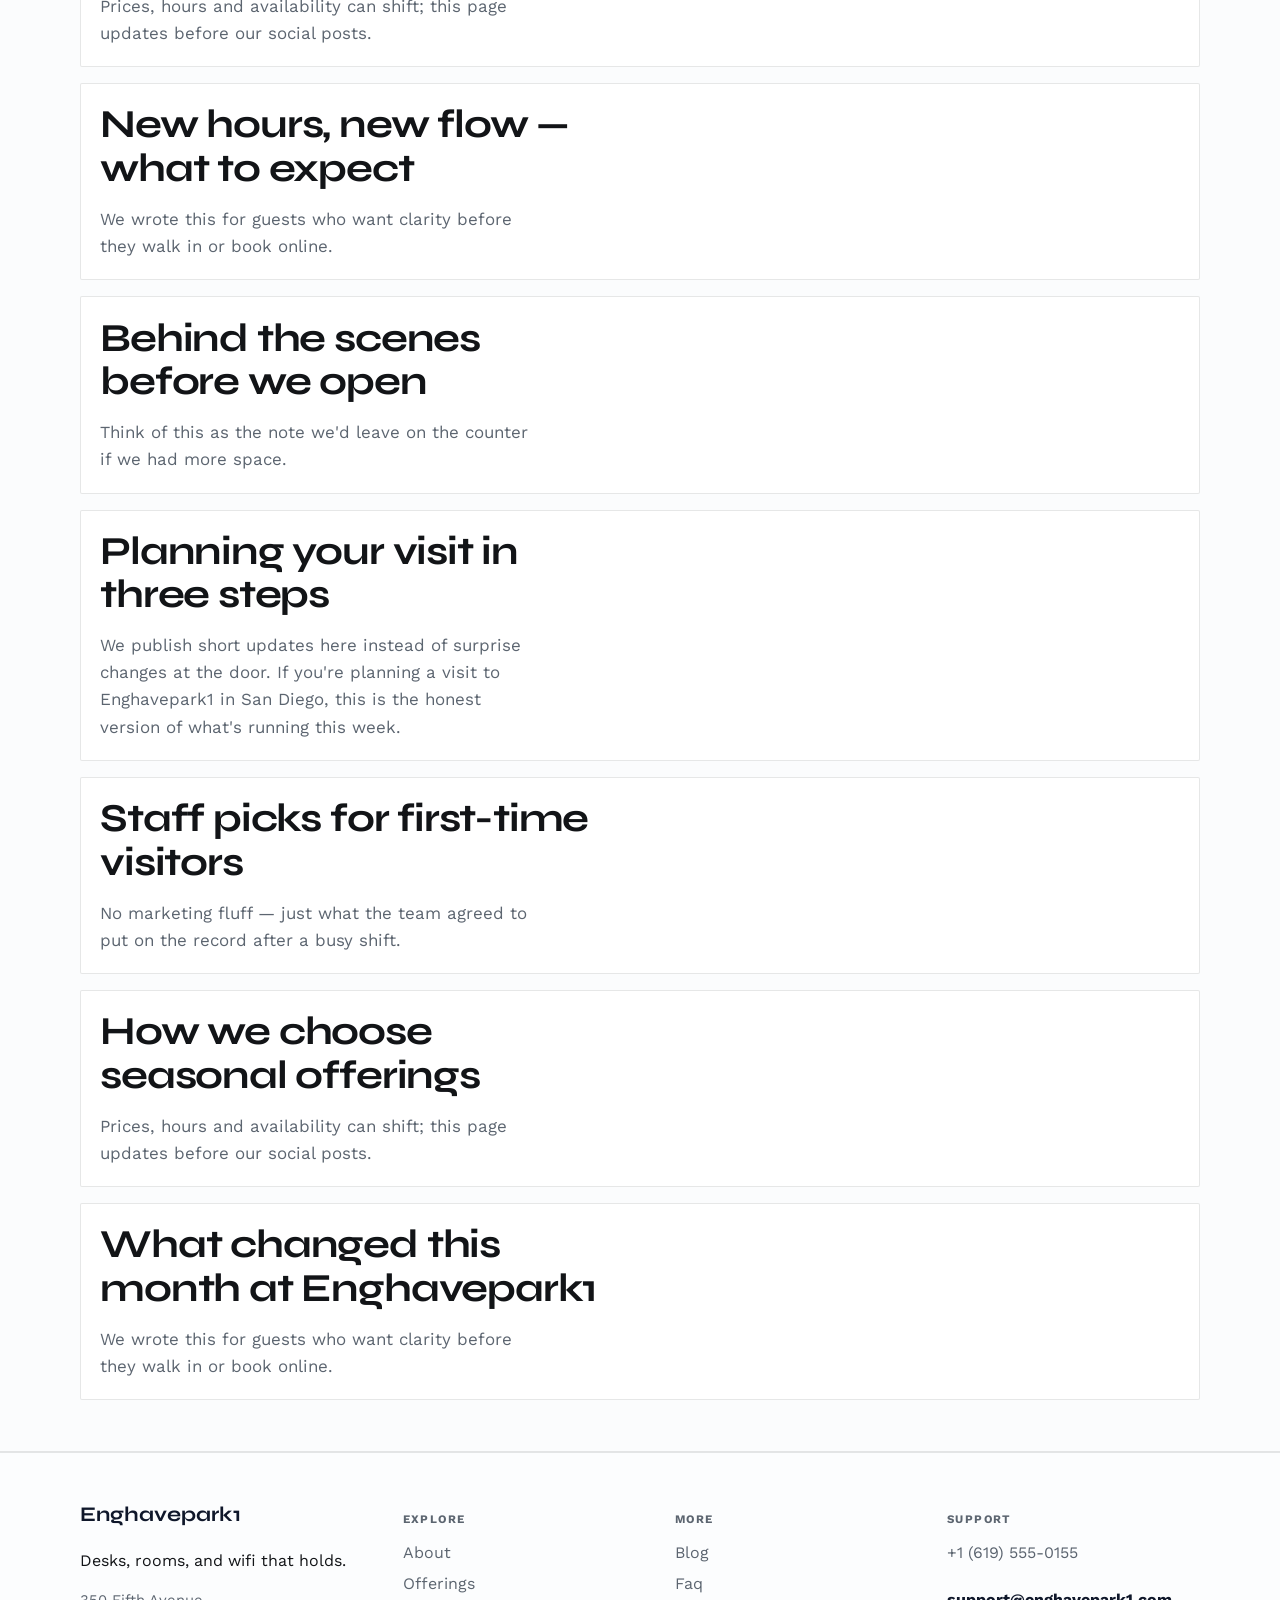
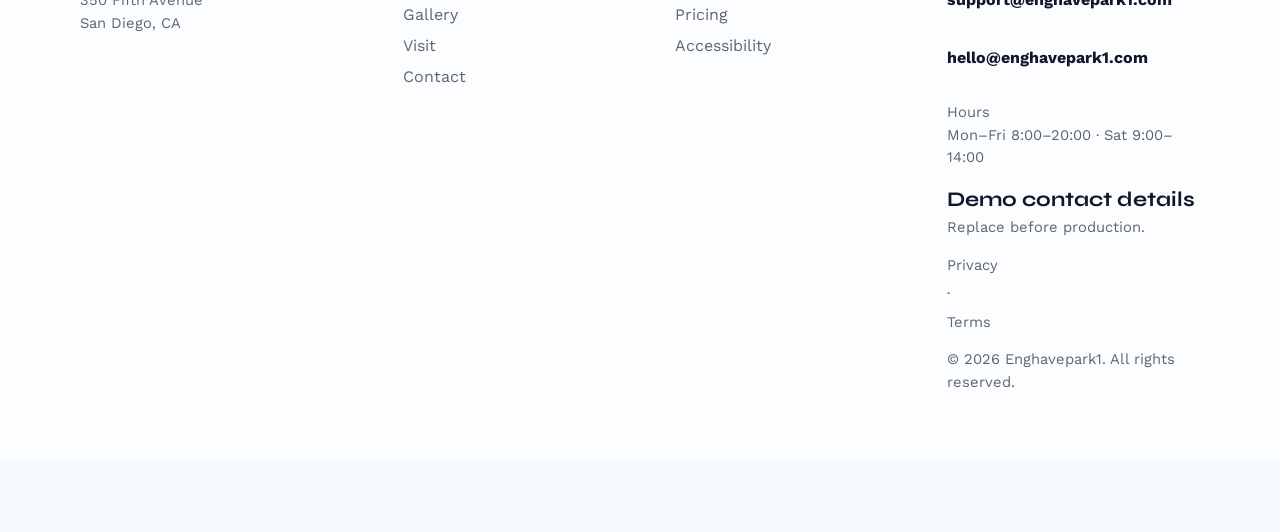
<file: blog.html>
<!DOCTYPE html>
<html lang="en">
<head>
  <meta charset="UTF-8" />
  <meta name="viewport" content="width=device-width, initial-scale=1" />
  <title>Blog | Enghavepark1</title>
  <meta name="description" content="News from Enghavepark1" />
  <meta property="og:title" content="Blog | Enghavepark1" />
  <meta property="og:description" content="News from Enghavepark1" />
  <meta property="og:type" content="website" />
  <meta name="twitter:card" content="summary_large_image" />
  <meta name="twitter:title" content="Blog | Enghavepark1" />
  <meta name="twitter:description" content="News from Enghavepark1" />
  <meta property="og:image" content="assets/img-1.jpg" />
  <meta name="twitter:image" content="assets/img-1.jpg" />
  <meta property="og:url" content="https://enghavepark1.github.io" />
  <script type="application/ld+json">{"@context": "https://schema.org", "@type": "LocalBusiness", "name": "Enghavepark1", "description": "Desks, rooms, and wifi that holds.", "url": "https://enghavepark1.github.io", "image": "assets/img-1.jpg"}</script>
<script type="application/ld+json">{"@context": "https://schema.org", "@type": "FAQPage", "mainEntity": [{"@type": "Question", "name": "Where are you?", "acceptedAnswer": {"@type": "Answer", "text": "350 Fifth Avenue, San Diego, CA. See the map on Visit."}}, {"@type": "Question", "name": "How do I reach support?", "acceptedAnswer": {"@type": "Answer", "text": "Use the Contact form or email support@enghavepark1.com. We reply during open hours."}}, {"@type": "Question", "name": "How do I book?", "acceptedAnswer": {"@type": "Answer", "text": "Send a message on Contact, email bookings@enghavepark1.com, or call +1 (619) 555-0155."}}, {"@type": "Question", "name": "Are prices current?", "acceptedAnswer": {"@type": "Answer", "text": "Listed prices are current and may shift with seasons — we update this site when they do."}}, {"@type": "Question", "name": "Do you take groups?", "acceptedAnswer": {"@type": "Answer", "text": "Yes for many bookings — tell us the size and date and we'll confirm what Enghavepark1 can host."}}, {"@type": "Question", "name": "What should I bring?", "acceptedAnswer": {"@type": "Answer", "text": "Just yourself (and any notes on allergies, sizes, or preferences). We'll handle the rest."}}, {"@type": "Question", "name": "Can I book for someone else?", "acceptedAnswer": {"@type": "Answer", "text": "Yes — include their name and preferences in the contact form."}}, {"@type": "Question", "name": "Is parking available?", "acceptedAnswer": {"@type": "Answer", "text": "See Locations for the branch closest to you in San Diego."}}, {"@type": "Question", "name": "Do you take walk-ins at Enghavepark1?", "acceptedAnswer": {"@type": "Answer", "text": "Yes when capacity allows — check Visit for peak hours."}}, {"@type": "Question", "name": "Do you host private events?", "acceptedAnswer": {"@type": "Answer", "text": "Contact us with date, headcount and offerings preferences."}}, {"@type": "Question", "name": "Where can I read updates?", "acceptedAnswer": {"@type": "Answer", "text": "Blog and Journal pages publish changes before social media."}}, {"@type": "Question", "name": "How do I join the team?", "acceptedAnswer": {"@type": "Answer", "text": "Open roles are listed on Careers — we reply to every application."}}, {"@type": "Question", "name": "Is the space accessible?", "acceptedAnswer": {"@type": "Answer", "text": "See our Accessibility page for entrance, seating and restroom notes."}}, {"@type": "Question", "name": "Do you offer gift cards?", "acceptedAnswer": {"@type": "Answer", "text": "Yes — see our Gift Cards page for digital and in-store options."}}]}</script>
<script type="application/ld+json">{"@context": "https://schema.org", "@type": "WebSite", "name": "Enghavepark1", "url": "https://enghavepark1.github.io", "description": "Desks, rooms, and wifi that holds."}</script>
  <link rel="canonical" href="https://enghavepark1.github.io/blog.html" />
  <link rel="alternate" hreflang="en" href="https://enghavepark1.github.io/blog.html" />
  <link rel="alternate" hreflang="x-default" href="https://enghavepark1.github.io/index.html" />
  <meta name="theme-color" content="#111111" />
  <link rel="preconnect" href="https://fonts.googleapis.com" />
  <link rel="preconnect" href="https://fonts.gstatic.com" crossorigin />
  <link href="https://fonts.googleapis.com/css2?family=Syne:wght@600;700;800&family=Work+Sans:wght@400;500;600;700&display=swap" rel="stylesheet" />
  <link rel="stylesheet" href="styles.css" />
  <link rel="icon" href="favicon.svg" type="image/svg+xml" />
</head>
<body>

  <header class="top">
    <div class="shell bar">
      <a class="logo" href="index.html">Enghavepark1</a>
      <button class="nav-toggle" type="button" aria-label="Open menu" data-nav-toggle>
        <span></span><span></span><span></span>
      </button>
      <nav data-nav><a href="index.html">Home</a><a href="about.html">About</a><a href="offerings.html">Offerings</a><a href="gallery.html">Gallery</a><a href="visit.html">Visit</a><a href="contact.html" class="on">Contact</a></nav>
      <button type="button" class="theme-toggle" data-theme-toggle aria-label="Toggle dark mode">◐</button>
      <a class="cta" href="contact.html" data-open-book>Book now</a>
    </div>
  </header>  <main class="page">
    <section class="page-hero"><div class="shell">
      <p class="eyebrow">Blog</p>
      <h1>Updates from Enghavepark1</h1>
      <p class="lead">News, hours changes and honest notes from the team.</p>
    </div></section>
    <section class="block"><div class="shell journal-stack"><article class="journal-entry reveal">
      <p class="eyebrow">Article</p>
      <h2><a href="#post-0">Five questions we hear every week</a></h2>
      <p class="lead">No marketing fluff — just what the team agreed to put on the record after a busy shift.</p>
      <a class="textlink" href="#post-0">Read more →</a>
    </article><article class="journal-entry reveal">
      <p class="eyebrow">Article</p>
      <h2><a href="#post-1">Community notes from San Diego</a></h2>
      <p class="lead">Prices, hours and availability can shift; this page updates before our social posts.</p>
      <a class="textlink" href="#post-1">Read more →</a>
    </article><article class="journal-entry reveal">
      <p class="eyebrow">Article</p>
      <h2><a href="#post-2">New hours, new flow — what to expect</a></h2>
      <p class="lead">We wrote this for guests who want clarity before they walk in or book online.</p>
      <a class="textlink" href="#post-2">Read more →</a>
    </article><article class="journal-entry reveal">
      <p class="eyebrow">Article</p>
      <h2><a href="#post-3">Behind the scenes before we open</a></h2>
      <p class="lead">Think of this as the note we&#x27;d leave on the counter if we had more space.</p>
      <a class="textlink" href="#post-3">Read more →</a>
    </article><article class="journal-entry reveal">
      <p class="eyebrow">Article</p>
      <h2><a href="#post-4">Planning your visit in three steps</a></h2>
      <p class="lead">We publish short updates here instead of surprise changes at the door. If you&#x27;re planning a visit to Enghavepark1 in San Diego, this is the honest version of what&#x27;s running this week.</p>
      <a class="textlink" href="#post-4">Read more →</a>
    </article><article class="journal-entry reveal">
      <p class="eyebrow">Article</p>
      <h2><a href="#post-5">Staff picks for first-time visitors</a></h2>
      <p class="lead">No marketing fluff — just what the team agreed to put on the record after a busy shift.</p>
      <a class="textlink" href="#post-5">Read more →</a>
    </article><article class="journal-entry reveal">
      <p class="eyebrow">Article</p>
      <h2><a href="#post-6">How we choose seasonal offerings</a></h2>
      <p class="lead">Prices, hours and availability can shift; this page updates before our social posts.</p>
      <a class="textlink" href="#post-6">Read more →</a>
    </article><article class="journal-entry reveal">
      <p class="eyebrow">Article</p>
      <h2><a href="#post-7">What changed this month at Enghavepark1</a></h2>
      <p class="lead">We wrote this for guests who want clarity before they walk in or book online.</p>
      <a class="textlink" href="#post-7">Read more →</a>
    </article></div></section>
    <section class="block tint"><div class="shell journal-stack"><article id="post-0" class="journal-entry reveal">
      <h2>Five questions we hear every week</h2>
      <p class="lead">No marketing fluff — just what the team agreed to put on the record after a busy shift.</p>
    </article><article id="post-1" class="journal-entry reveal">
      <h2>Community notes from San Diego</h2>
      <p class="lead">Prices, hours and availability can shift; this page updates before our social posts.</p>
    </article><article id="post-2" class="journal-entry reveal">
      <h2>New hours, new flow — what to expect</h2>
      <p class="lead">We wrote this for guests who want clarity before they walk in or book online.</p>
    </article><article id="post-3" class="journal-entry reveal">
      <h2>Behind the scenes before we open</h2>
      <p class="lead">Think of this as the note we&#x27;d leave on the counter if we had more space.</p>
    </article><article id="post-4" class="journal-entry reveal">
      <h2>Planning your visit in three steps</h2>
      <p class="lead">We publish short updates here instead of surprise changes at the door. If you&#x27;re planning a visit to Enghavepark1 in San Diego, this is the honest version of what&#x27;s running this week.</p>
    </article><article id="post-5" class="journal-entry reveal">
      <h2>Staff picks for first-time visitors</h2>
      <p class="lead">No marketing fluff — just what the team agreed to put on the record after a busy shift.</p>
    </article><article id="post-6" class="journal-entry reveal">
      <h2>How we choose seasonal offerings</h2>
      <p class="lead">Prices, hours and availability can shift; this page updates before our social posts.</p>
    </article><article id="post-7" class="journal-entry reveal">
      <h2>What changed this month at Enghavepark1</h2>
      <p class="lead">We wrote this for guests who want clarity before they walk in or book online.</p>
    </article></div></section>
  </main>
  <footer class="foot">
    <div class="shell foot-grid">
      <div>
        <strong>Enghavepark1</strong>
        <p>Desks, rooms, and wifi that holds.</p>
        <p class="foot-meta">350 Fifth Avenue<br/>San Diego, CA</p>
      </div>
      <div>
        <p class="fh">Explore</p>
        <a href="about.html">About</a><a href="offerings.html">Offerings</a><a href="gallery.html">Gallery</a><a href="visit.html">Visit</a><a href="contact.html">Contact</a>
      </div>
      <div>
        <p class="fh">More</p>
        <a href="blog.html">Blog</a><a href="faq.html">Faq</a><a href="pricing.html">Pricing</a><a href="accessibility.html">Accessibility</a>
      </div>
      <div>
        <p class="fh">Support</p>
        <a href="tel:+16195550155">+1 (619) 555-0155</a>
        <p class="mail-plain">support@enghavepark1.com</p>
        <p class="mail-plain">hello@enghavepark1.com</p>
        <p class="foot-meta">Hours<br/>Mon–Fri 8:00–20:00 · Sat 9:00–14:00</p>
        <p class="foot-meta"><strong>Demo contact details</strong><br/>Replace before production.</p>
        <p class="foot-meta"><a href="privacy.html">Privacy</a> · <a href="terms.html">Terms</a></p>
        <p class="foot-meta">© 2026 Enghavepark1. All rights reserved.</p>
      </div>
    </div>
  </footer>
  <div class="cookie-bar" data-cookie-bar hidden>
    <p>We use cookies for form delivery and theme preferences.</p>
    <button type="button" class="btn solid" data-cookie-accept>Accept</button>
  </div>
  <div class="mobile-cta">
    <a href="tel:+16195550155">Call</a>
    <button type="button" data-open-book>Book</button>
    <a href="visit.html">Map</a>
  </div>
  <div class="toast" data-toast hidden></div>

  <div class="modal" data-book-modal hidden>
    <div class="modal-card">
      <button class="modal-close" type="button" data-close-book aria-label="Close">×</button>
      <p class="eyebrow">Quick request</p>
      <h3>Contact Enghavepark1</h3>
      <p class="lead">Send the essentials and we will reply by email.</p>
      <form class="contact-form compact" data-quick-book data-support="support@enghavepark1.com">
        <label>Name<input name="name" required placeholder="Your name" /></label>
        <label>Email<input type="email" name="email" required placeholder="you@email.com" /></label>
        <label>Timing<input name="when" required placeholder="Preferred date or timeline" /></label>
        <label>Notes<textarea name="message" rows="3" placeholder="Project, product, service or other details…"></textarea></label>
        <button class="btn solid" type="submit">Book</button>
      </form>
    </div>
  </div>

  <div class="lightbox" data-lightbox hidden>
    <button class="modal-close" type="button" data-lightbox-close aria-label="Close">×</button>
    <img data-lightbox-img alt="" />
    <div class="lightbox-nav">
      <button type="button" data-lightbox-prev>‹</button>
      <button type="button" data-lightbox-next>›</button>
    </div>
  </div>
  <script src="site.js"></script>
</body></html>
</file>
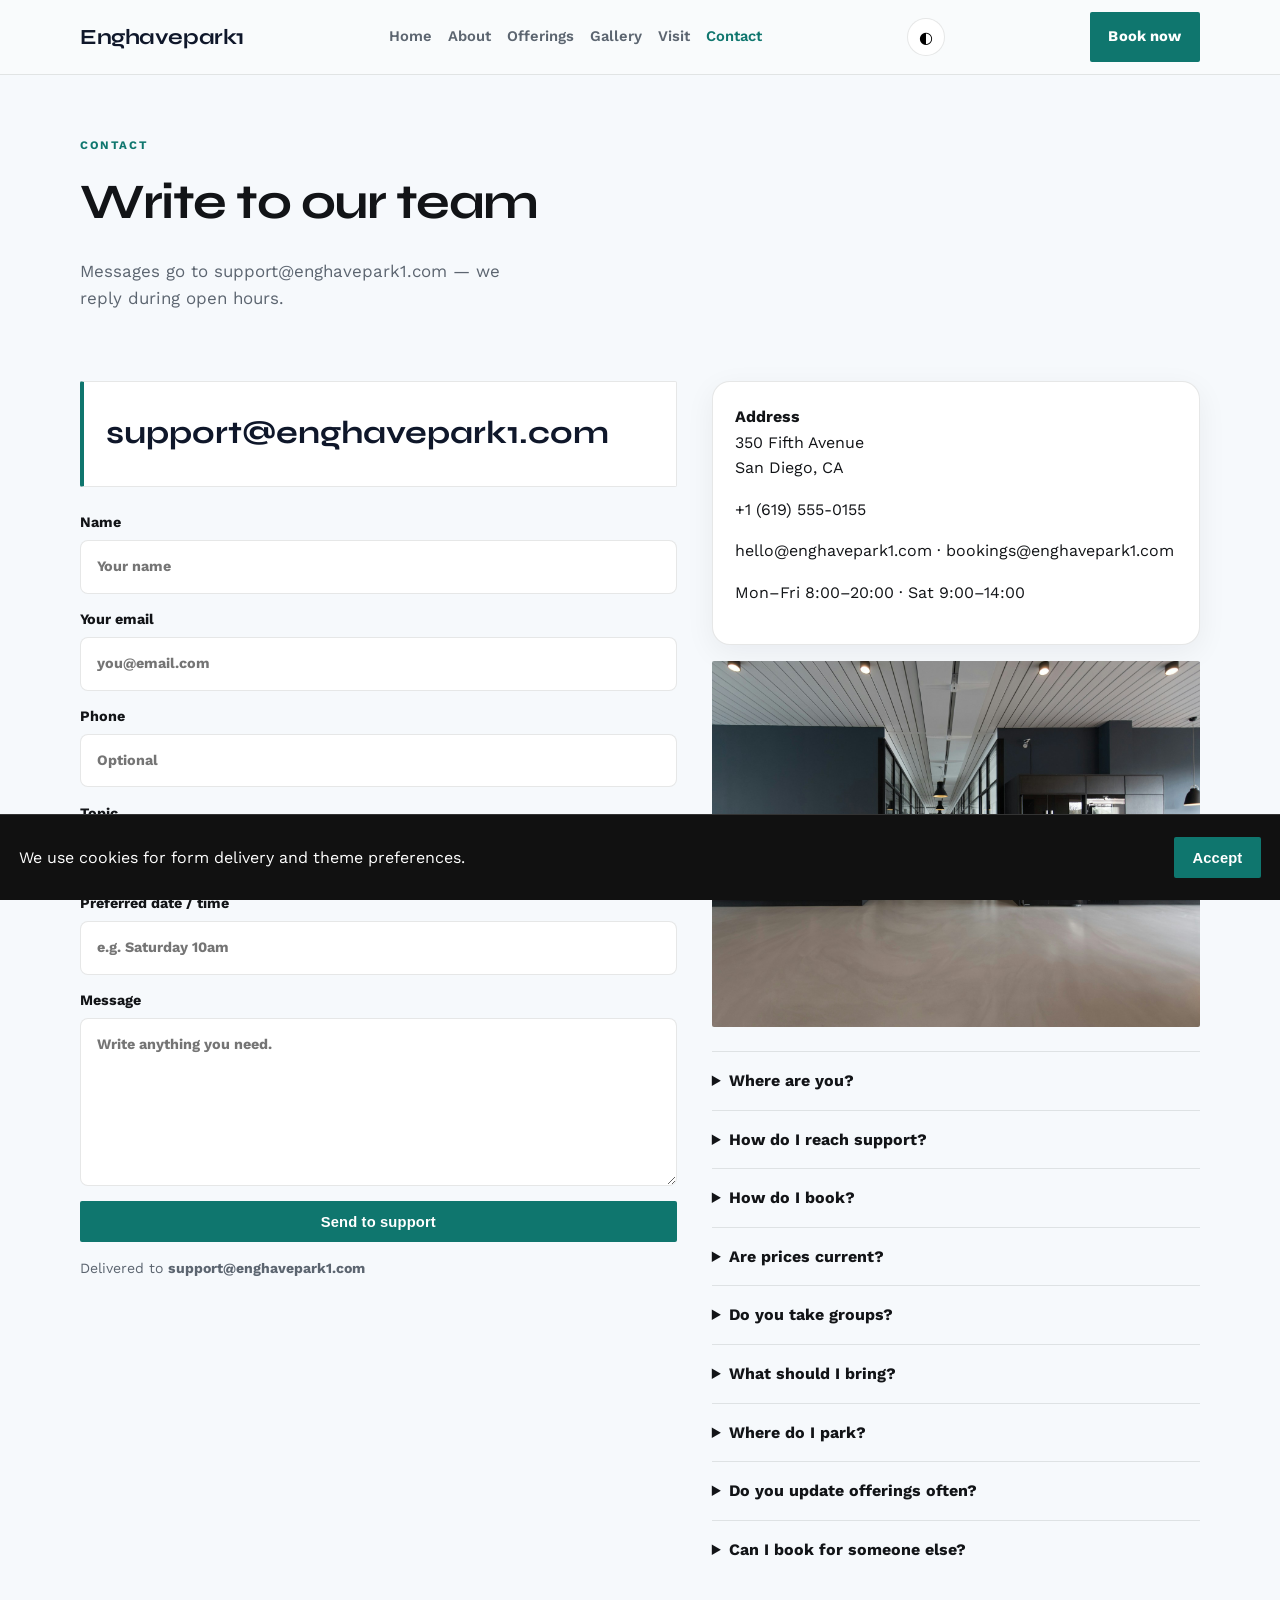
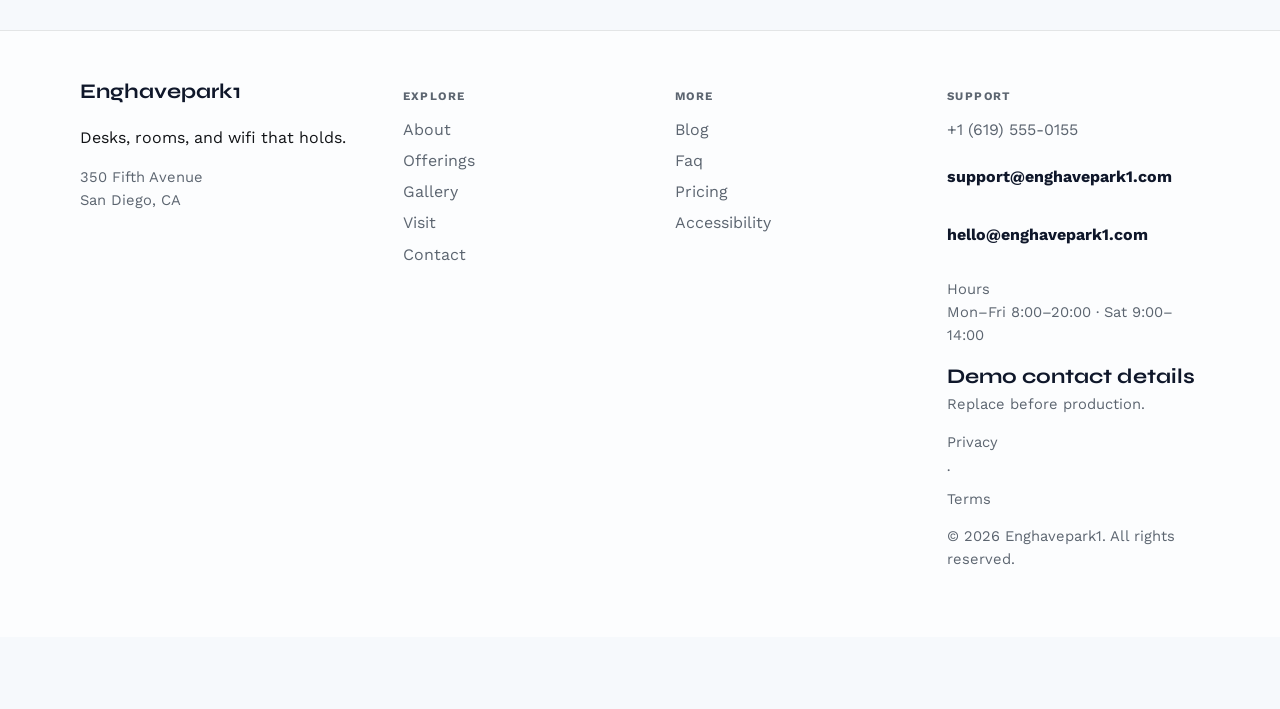
<file: contact.html>
<!DOCTYPE html>
<html lang="en">
<head>
  <meta charset="UTF-8" />
  <meta name="viewport" content="width=device-width, initial-scale=1" />
  <title>Contact | Enghavepark1</title>
  <meta name="description" content="Contact Enghavepark1" />
  <meta property="og:title" content="Contact | Enghavepark1" />
  <meta property="og:description" content="Contact Enghavepark1" />
  <meta property="og:type" content="website" />
  <meta name="twitter:card" content="summary_large_image" />
  <meta name="twitter:title" content="Contact | Enghavepark1" />
  <meta name="twitter:description" content="Contact Enghavepark1" />
  <meta property="og:image" content="assets/img-1.jpg" />
  <meta name="twitter:image" content="assets/img-1.jpg" />
  <meta property="og:url" content="https://enghavepark1.github.io" />
  <script type="application/ld+json">{"@context": "https://schema.org", "@type": "LocalBusiness", "name": "Enghavepark1", "description": "Desks, rooms, and wifi that holds.", "url": "https://enghavepark1.github.io", "image": "assets/img-1.jpg"}</script>
<script type="application/ld+json">{"@context": "https://schema.org", "@type": "FAQPage", "mainEntity": [{"@type": "Question", "name": "Where are you?", "acceptedAnswer": {"@type": "Answer", "text": "350 Fifth Avenue, San Diego, CA. See the map on Visit."}}, {"@type": "Question", "name": "How do I reach support?", "acceptedAnswer": {"@type": "Answer", "text": "Use the Contact form or email support@enghavepark1.com. We reply during open hours."}}, {"@type": "Question", "name": "How do I book?", "acceptedAnswer": {"@type": "Answer", "text": "Send a message on Contact, email bookings@enghavepark1.com, or call +1 (619) 555-0155."}}, {"@type": "Question", "name": "Are prices current?", "acceptedAnswer": {"@type": "Answer", "text": "Listed prices are current and may shift with seasons — we update this site when they do."}}, {"@type": "Question", "name": "Do you take groups?", "acceptedAnswer": {"@type": "Answer", "text": "Yes for many bookings — tell us the size and date and we'll confirm what Enghavepark1 can host."}}, {"@type": "Question", "name": "What should I bring?", "acceptedAnswer": {"@type": "Answer", "text": "Just yourself (and any notes on allergies, sizes, or preferences). We'll handle the rest."}}, {"@type": "Question", "name": "Can I book for someone else?", "acceptedAnswer": {"@type": "Answer", "text": "Yes — include their name and preferences in the contact form."}}, {"@type": "Question", "name": "Is parking available?", "acceptedAnswer": {"@type": "Answer", "text": "See Locations for the branch closest to you in San Diego."}}, {"@type": "Question", "name": "Do you take walk-ins at Enghavepark1?", "acceptedAnswer": {"@type": "Answer", "text": "Yes when capacity allows — check Visit for peak hours."}}, {"@type": "Question", "name": "Do you host private events?", "acceptedAnswer": {"@type": "Answer", "text": "Contact us with date, headcount and offerings preferences."}}, {"@type": "Question", "name": "Where can I read updates?", "acceptedAnswer": {"@type": "Answer", "text": "Blog and Journal pages publish changes before social media."}}, {"@type": "Question", "name": "How do I join the team?", "acceptedAnswer": {"@type": "Answer", "text": "Open roles are listed on Careers — we reply to every application."}}, {"@type": "Question", "name": "Is the space accessible?", "acceptedAnswer": {"@type": "Answer", "text": "See our Accessibility page for entrance, seating and restroom notes."}}, {"@type": "Question", "name": "Do you offer gift cards?", "acceptedAnswer": {"@type": "Answer", "text": "Yes — see our Gift Cards page for digital and in-store options."}}]}</script>
<script type="application/ld+json">{"@context": "https://schema.org", "@type": "WebSite", "name": "Enghavepark1", "url": "https://enghavepark1.github.io", "description": "Desks, rooms, and wifi that holds."}</script>
  <link rel="canonical" href="https://enghavepark1.github.io/contact.html" />
  <link rel="alternate" hreflang="en" href="https://enghavepark1.github.io/contact.html" />
  <link rel="alternate" hreflang="x-default" href="https://enghavepark1.github.io/index.html" />
  <meta name="theme-color" content="#111111" />
  <link rel="preconnect" href="https://fonts.googleapis.com" />
  <link rel="preconnect" href="https://fonts.gstatic.com" crossorigin />
  <link href="https://fonts.googleapis.com/css2?family=Syne:wght@600;700;800&family=Work+Sans:wght@400;500;600;700&display=swap" rel="stylesheet" />
  <link rel="stylesheet" href="styles.css" />
  <link rel="icon" href="favicon.svg" type="image/svg+xml" />
</head>
<body>

  <header class="top">
    <div class="shell bar">
      <a class="logo" href="index.html">Enghavepark1</a>
      <button class="nav-toggle" type="button" aria-label="Open menu" data-nav-toggle>
        <span></span><span></span><span></span>
      </button>
      <nav data-nav><a href="index.html">Home</a><a href="about.html">About</a><a href="offerings.html">Offerings</a><a href="gallery.html">Gallery</a><a href="visit.html">Visit</a><a href="contact.html" class="on">Contact</a></nav>
      <button type="button" class="theme-toggle" data-theme-toggle aria-label="Toggle dark mode">◐</button>
      <a class="cta" href="contact.html" data-open-book>Book now</a>
    </div>
  </header>  <main class="page">
    <section class="page-hero"><div class="shell">
      <p class="eyebrow">Contact</p><h1>Write to our team</h1>
      <p class="lead">Messages go to support@enghavepark1.com — we reply during open hours.</p>
    </div></section>
    <section class="block"><div class="shell contact-grid">
      <div><div class="support-banner"><p class="support-mail">support@enghavepark1.com</p></div><form class="contact-form" data-contact data-support="support@enghavepark1.com">
          <label>Name<input name="name" required placeholder="Your name" autocomplete="name" /></label>
          <label>Your email<input type="email" name="email" required placeholder="you@email.com" autocomplete="email" /></label>
          <label>Phone<input type="tel" name="phone" placeholder="Optional" autocomplete="tel" /></label>
          <label>Topic<select name="topic" required>
              <option value="Booking">Booking / reservation</option>
              <option value="Support">Support / question</option>
              <option value="Group">Group or event</option>
              <option value="Other">Something else</option>
            </select></label>
          <label>Preferred date / time<input name="when" placeholder="e.g. Saturday 10am" /></label>
          <label>Message<textarea name="message" rows="6" required placeholder="Write anything you need."></textarea></label>
          <button class="btn solid" type="submit">Send to support</button>
          <p class="form-note">Delivered to <strong>support@enghavepark1.com</strong></p>
        </form>
      <div class="form-success" data-success hidden><h3>Message received</h3><button type="button" class="btn quiet" data-again>Send another</button></div></div>
      <div><div class="card stack-card">
      <p><strong>Address</strong><br/>350 Fifth Avenue<br/>San Diego, CA</p>
      <p><a href="tel:+16195550155">+1 (619) 555-0155</a></p>
      <p>hello@enghavepark1.com · bookings@enghavepark1.com</p><p>Mon–Fri 8:00–20:00 · Sat 9:00–14:00</p></div>
      <img class="solo" src="assets/img-7.jpg" alt="contact" style="margin-top:1rem" />
      <div class="faq" style="margin-top:1.5rem"><details><summary>Where are you?</summary><p>350 Fifth Avenue, San Diego, CA. See the map on Visit.</p></details>
<details><summary>How do I reach support?</summary><p>Use the Contact form or email support@enghavepark1.com. We reply during open hours.</p></details>
<details><summary>How do I book?</summary><p>Send a message on Contact, email bookings@enghavepark1.com, or call +1 (619) 555-0155.</p></details>
<details><summary>Are prices current?</summary><p>Listed prices are current and may shift with seasons — we update this site when they do.</p></details>
<details><summary>Do you take groups?</summary><p>Yes for many bookings — tell us the size and date and we'll confirm what Enghavepark1 can host.</p></details>
<details><summary>What should I bring?</summary><p>Just yourself (and any notes on allergies, sizes, or preferences). We'll handle the rest.</p></details>
<details><summary>Where do I park?</summary><p>See the Visit page for address and map links around San Diego.</p></details>
<details><summary>Do you update offerings often?</summary><p>Yes — seasonal shifts are posted here first.</p></details>
<details><summary>Can I book for someone else?</summary><p>Yes — include their name and preferences in the Contact form or email support@enghavepark1.com.</p></details></div></div>
    </div></section>
  </main>
  <footer class="foot">
    <div class="shell foot-grid">
      <div>
        <strong>Enghavepark1</strong>
        <p>Desks, rooms, and wifi that holds.</p>
        <p class="foot-meta">350 Fifth Avenue<br/>San Diego, CA</p>
      </div>
      <div>
        <p class="fh">Explore</p>
        <a href="about.html">About</a><a href="offerings.html">Offerings</a><a href="gallery.html">Gallery</a><a href="visit.html">Visit</a><a href="contact.html">Contact</a>
      </div>
      <div>
        <p class="fh">More</p>
        <a href="blog.html">Blog</a><a href="faq.html">Faq</a><a href="pricing.html">Pricing</a><a href="accessibility.html">Accessibility</a>
      </div>
      <div>
        <p class="fh">Support</p>
        <a href="tel:+16195550155">+1 (619) 555-0155</a>
        <p class="mail-plain">support@enghavepark1.com</p>
        <p class="mail-plain">hello@enghavepark1.com</p>
        <p class="foot-meta">Hours<br/>Mon–Fri 8:00–20:00 · Sat 9:00–14:00</p>
        <p class="foot-meta"><strong>Demo contact details</strong><br/>Replace before production.</p>
        <p class="foot-meta"><a href="privacy.html">Privacy</a> · <a href="terms.html">Terms</a></p>
        <p class="foot-meta">© 2026 Enghavepark1. All rights reserved.</p>
      </div>
    </div>
  </footer>
  <div class="cookie-bar" data-cookie-bar hidden>
    <p>We use cookies for form delivery and theme preferences.</p>
    <button type="button" class="btn solid" data-cookie-accept>Accept</button>
  </div>
  <div class="mobile-cta">
    <a href="tel:+16195550155">Call</a>
    <button type="button" data-open-book>Book</button>
    <a href="visit.html">Map</a>
  </div>
  <div class="toast" data-toast hidden></div>

  <div class="modal" data-book-modal hidden>
    <div class="modal-card">
      <button class="modal-close" type="button" data-close-book aria-label="Close">×</button>
      <p class="eyebrow">Quick request</p>
      <h3>Contact Enghavepark1</h3>
      <p class="lead">Send the essentials and we will reply by email.</p>
      <form class="contact-form compact" data-quick-book data-support="support@enghavepark1.com">
        <label>Name<input name="name" required placeholder="Your name" /></label>
        <label>Email<input type="email" name="email" required placeholder="you@email.com" /></label>
        <label>Timing<input name="when" required placeholder="Preferred date or timeline" /></label>
        <label>Notes<textarea name="message" rows="3" placeholder="Project, product, service or other details…"></textarea></label>
        <button class="btn solid" type="submit">Book</button>
      </form>
    </div>
  </div>

  <div class="lightbox" data-lightbox hidden>
    <button class="modal-close" type="button" data-lightbox-close aria-label="Close">×</button>
    <img data-lightbox-img alt="" />
    <div class="lightbox-nav">
      <button type="button" data-lightbox-prev>‹</button>
      <button type="button" data-lightbox-next>›</button>
    </div>
  </div>
  <script src="site.js"></script>
</body></html>
</file>
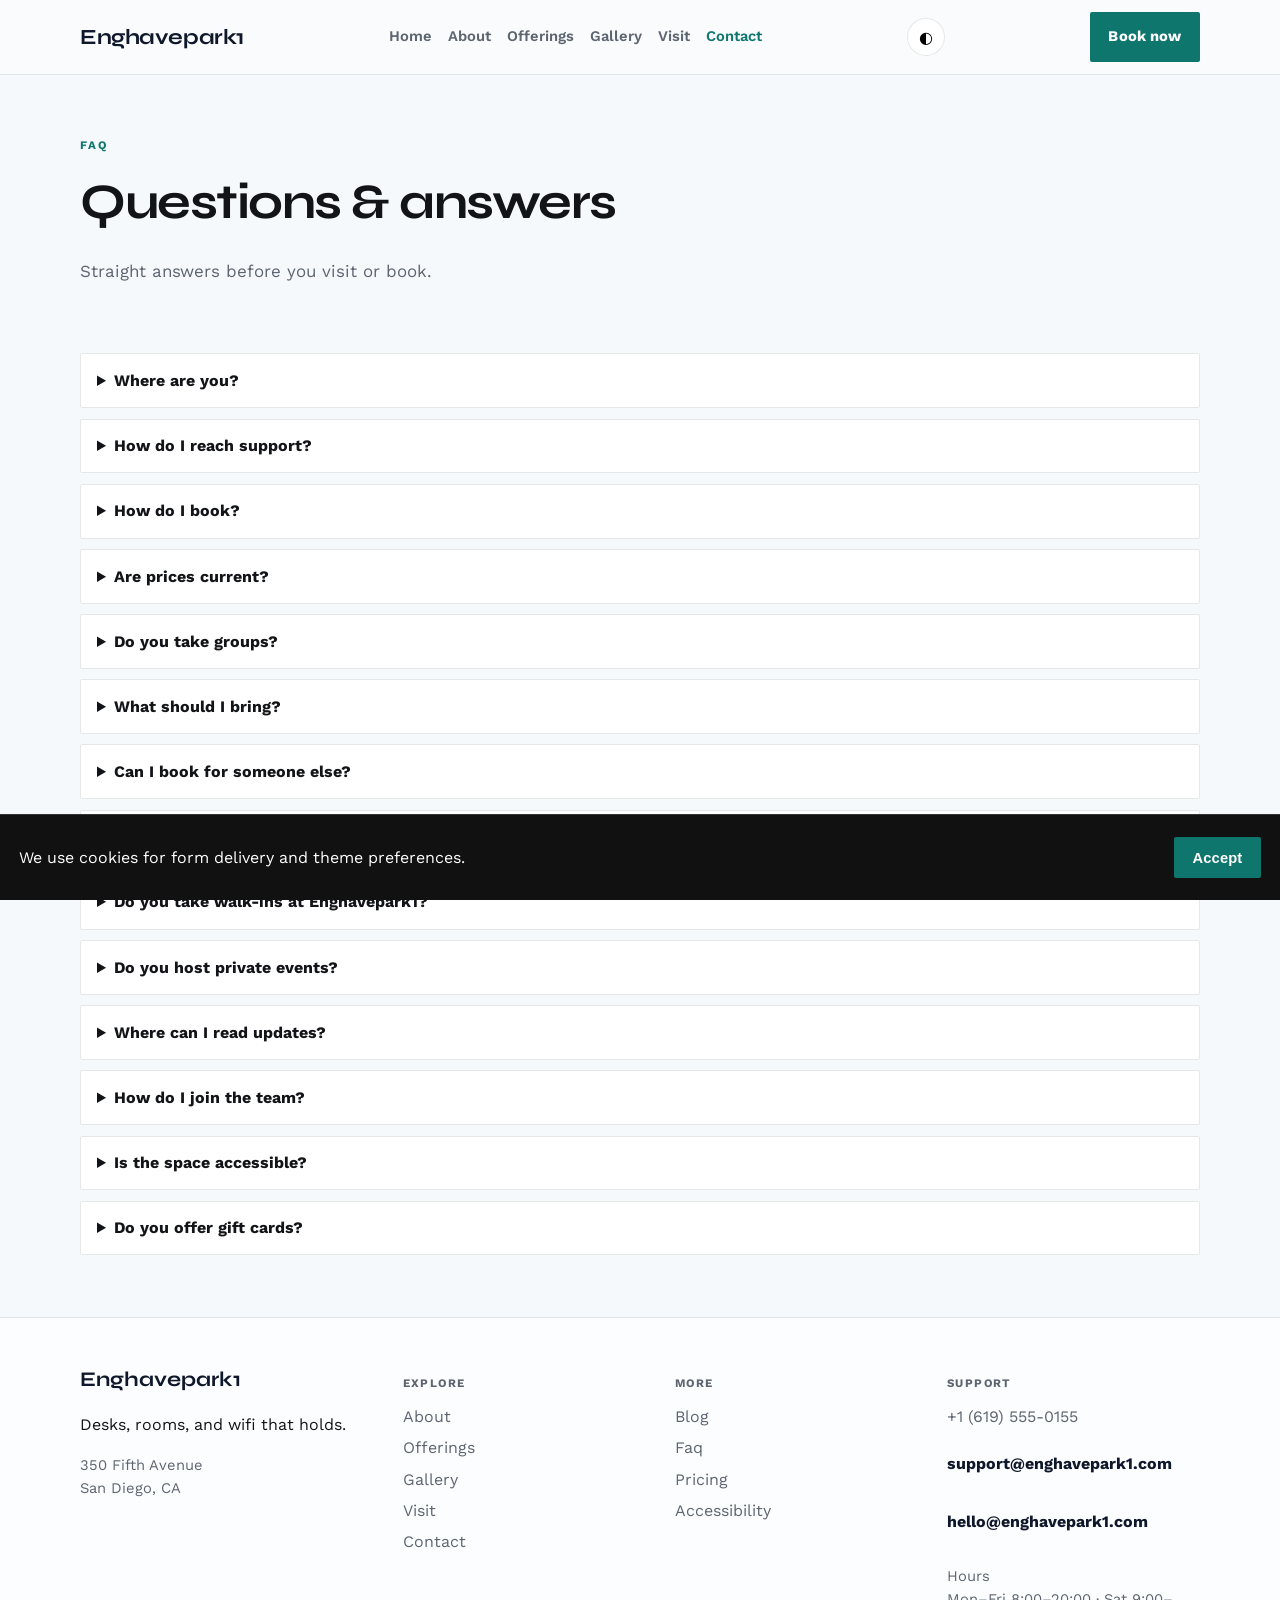
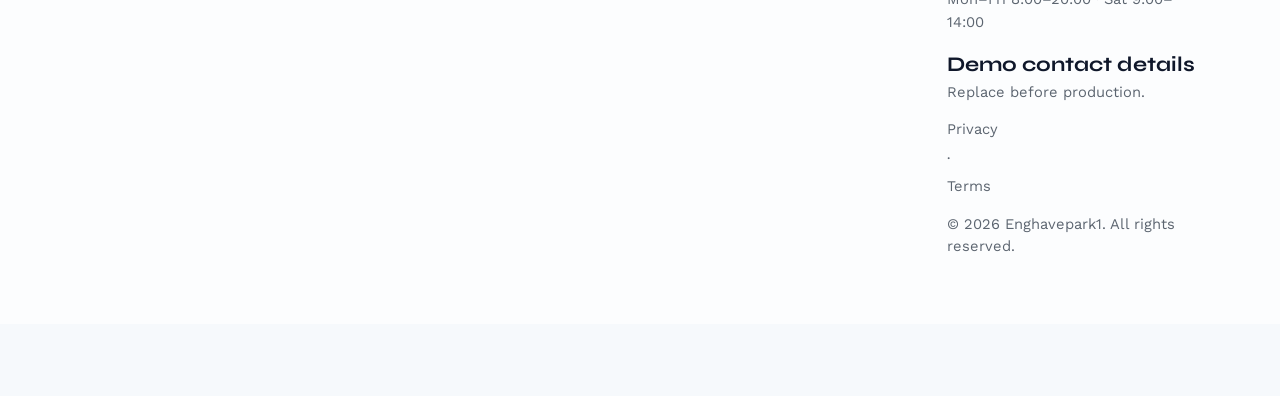
<file: faq.html>
<!DOCTYPE html>
<html lang="en">
<head>
  <meta charset="UTF-8" />
  <meta name="viewport" content="width=device-width, initial-scale=1" />
  <title>FAQ | Enghavepark1</title>
  <meta name="description" content="Frequently asked questions" />
  <meta property="og:title" content="FAQ | Enghavepark1" />
  <meta property="og:description" content="Frequently asked questions" />
  <meta property="og:type" content="website" />
  <meta name="twitter:card" content="summary_large_image" />
  <meta name="twitter:title" content="FAQ | Enghavepark1" />
  <meta name="twitter:description" content="Frequently asked questions" />
  <meta property="og:image" content="assets/img-1.jpg" />
  <meta name="twitter:image" content="assets/img-1.jpg" />
  <meta property="og:url" content="https://enghavepark1.github.io" />
  <script type="application/ld+json">{"@context": "https://schema.org", "@type": "LocalBusiness", "name": "Enghavepark1", "description": "Desks, rooms, and wifi that holds.", "url": "https://enghavepark1.github.io", "image": "assets/img-1.jpg"}</script>
<script type="application/ld+json">{"@context": "https://schema.org", "@type": "FAQPage", "mainEntity": [{"@type": "Question", "name": "Where are you?", "acceptedAnswer": {"@type": "Answer", "text": "350 Fifth Avenue, San Diego, CA. See the map on Visit."}}, {"@type": "Question", "name": "How do I reach support?", "acceptedAnswer": {"@type": "Answer", "text": "Use the Contact form or email support@enghavepark1.com. We reply during open hours."}}, {"@type": "Question", "name": "How do I book?", "acceptedAnswer": {"@type": "Answer", "text": "Send a message on Contact, email bookings@enghavepark1.com, or call +1 (619) 555-0155."}}, {"@type": "Question", "name": "Are prices current?", "acceptedAnswer": {"@type": "Answer", "text": "Listed prices are current and may shift with seasons — we update this site when they do."}}, {"@type": "Question", "name": "Do you take groups?", "acceptedAnswer": {"@type": "Answer", "text": "Yes for many bookings — tell us the size and date and we'll confirm what Enghavepark1 can host."}}, {"@type": "Question", "name": "What should I bring?", "acceptedAnswer": {"@type": "Answer", "text": "Just yourself (and any notes on allergies, sizes, or preferences). We'll handle the rest."}}, {"@type": "Question", "name": "Can I book for someone else?", "acceptedAnswer": {"@type": "Answer", "text": "Yes — include their name and preferences in the contact form."}}, {"@type": "Question", "name": "Is parking available?", "acceptedAnswer": {"@type": "Answer", "text": "See Locations for the branch closest to you in San Diego."}}, {"@type": "Question", "name": "Do you take walk-ins at Enghavepark1?", "acceptedAnswer": {"@type": "Answer", "text": "Yes when capacity allows — check Visit for peak hours."}}, {"@type": "Question", "name": "Do you host private events?", "acceptedAnswer": {"@type": "Answer", "text": "Contact us with date, headcount and offerings preferences."}}, {"@type": "Question", "name": "Where can I read updates?", "acceptedAnswer": {"@type": "Answer", "text": "Blog and Journal pages publish changes before social media."}}, {"@type": "Question", "name": "How do I join the team?", "acceptedAnswer": {"@type": "Answer", "text": "Open roles are listed on Careers — we reply to every application."}}, {"@type": "Question", "name": "Is the space accessible?", "acceptedAnswer": {"@type": "Answer", "text": "See our Accessibility page for entrance, seating and restroom notes."}}, {"@type": "Question", "name": "Do you offer gift cards?", "acceptedAnswer": {"@type": "Answer", "text": "Yes — see our Gift Cards page for digital and in-store options."}}]}</script>
<script type="application/ld+json">{"@context": "https://schema.org", "@type": "WebSite", "name": "Enghavepark1", "url": "https://enghavepark1.github.io", "description": "Desks, rooms, and wifi that holds."}</script>
  <link rel="canonical" href="https://enghavepark1.github.io/faq.html" />
  <link rel="alternate" hreflang="en" href="https://enghavepark1.github.io/faq.html" />
  <link rel="alternate" hreflang="x-default" href="https://enghavepark1.github.io/index.html" />
  <meta name="theme-color" content="#111111" />
  <link rel="preconnect" href="https://fonts.googleapis.com" />
  <link rel="preconnect" href="https://fonts.gstatic.com" crossorigin />
  <link href="https://fonts.googleapis.com/css2?family=Syne:wght@600;700;800&family=Work+Sans:wght@400;500;600;700&display=swap" rel="stylesheet" />
  <link rel="stylesheet" href="styles.css" />
  <link rel="icon" href="favicon.svg" type="image/svg+xml" />
</head>
<body>

  <header class="top">
    <div class="shell bar">
      <a class="logo" href="index.html">Enghavepark1</a>
      <button class="nav-toggle" type="button" aria-label="Open menu" data-nav-toggle>
        <span></span><span></span><span></span>
      </button>
      <nav data-nav><a href="index.html">Home</a><a href="about.html">About</a><a href="offerings.html">Offerings</a><a href="gallery.html">Gallery</a><a href="visit.html">Visit</a><a href="contact.html" class="on">Contact</a></nav>
      <button type="button" class="theme-toggle" data-theme-toggle aria-label="Toggle dark mode">◐</button>
      <a class="cta" href="contact.html" data-open-book>Book now</a>
    </div>
  </header>  <main class="page">
    <section class="page-hero"><div class="shell">
      <p class="eyebrow">FAQ</p>
      <h1>Questions &amp; answers</h1>
      <p class="lead">Straight answers before you visit or book.</p>
    </div></section>
    <section class="block"><div class="shell faq-page"><details class='faq-item reveal'><summary>Where are you?</summary><p>350 Fifth Avenue, San Diego, CA. See the map on Visit.</p></details><details class='faq-item reveal'><summary>How do I reach support?</summary><p>Use the Contact form or email support@enghavepark1.com. We reply during open hours.</p></details><details class='faq-item reveal'><summary>How do I book?</summary><p>Send a message on Contact, email bookings@enghavepark1.com, or call +1 (619) 555-0155.</p></details><details class='faq-item reveal'><summary>Are prices current?</summary><p>Listed prices are current and may shift with seasons — we update this site when they do.</p></details><details class='faq-item reveal'><summary>Do you take groups?</summary><p>Yes for many bookings — tell us the size and date and we&#x27;ll confirm what Enghavepark1 can host.</p></details><details class='faq-item reveal'><summary>What should I bring?</summary><p>Just yourself (and any notes on allergies, sizes, or preferences). We&#x27;ll handle the rest.</p></details><details class='faq-item reveal'><summary>Can I book for someone else?</summary><p>Yes — include their name and preferences in the contact form.</p></details><details class='faq-item reveal'><summary>Is parking available?</summary><p>See Locations for the branch closest to you in San Diego.</p></details><details class='faq-item reveal'><summary>Do you take walk-ins at Enghavepark1?</summary><p>Yes when capacity allows — check Visit for peak hours.</p></details><details class='faq-item reveal'><summary>Do you host private events?</summary><p>Contact us with date, headcount and offerings preferences.</p></details><details class='faq-item reveal'><summary>Where can I read updates?</summary><p>Blog and Journal pages publish changes before social media.</p></details><details class='faq-item reveal'><summary>How do I join the team?</summary><p>Open roles are listed on Careers — we reply to every application.</p></details><details class='faq-item reveal'><summary>Is the space accessible?</summary><p>See our Accessibility page for entrance, seating and restroom notes.</p></details><details class='faq-item reveal'><summary>Do you offer gift cards?</summary><p>Yes — see our Gift Cards page for digital and in-store options.</p></details></div></section>
  </main>
  <footer class="foot">
    <div class="shell foot-grid">
      <div>
        <strong>Enghavepark1</strong>
        <p>Desks, rooms, and wifi that holds.</p>
        <p class="foot-meta">350 Fifth Avenue<br/>San Diego, CA</p>
      </div>
      <div>
        <p class="fh">Explore</p>
        <a href="about.html">About</a><a href="offerings.html">Offerings</a><a href="gallery.html">Gallery</a><a href="visit.html">Visit</a><a href="contact.html">Contact</a>
      </div>
      <div>
        <p class="fh">More</p>
        <a href="blog.html">Blog</a><a href="faq.html">Faq</a><a href="pricing.html">Pricing</a><a href="accessibility.html">Accessibility</a>
      </div>
      <div>
        <p class="fh">Support</p>
        <a href="tel:+16195550155">+1 (619) 555-0155</a>
        <p class="mail-plain">support@enghavepark1.com</p>
        <p class="mail-plain">hello@enghavepark1.com</p>
        <p class="foot-meta">Hours<br/>Mon–Fri 8:00–20:00 · Sat 9:00–14:00</p>
        <p class="foot-meta"><strong>Demo contact details</strong><br/>Replace before production.</p>
        <p class="foot-meta"><a href="privacy.html">Privacy</a> · <a href="terms.html">Terms</a></p>
        <p class="foot-meta">© 2026 Enghavepark1. All rights reserved.</p>
      </div>
    </div>
  </footer>
  <div class="cookie-bar" data-cookie-bar hidden>
    <p>We use cookies for form delivery and theme preferences.</p>
    <button type="button" class="btn solid" data-cookie-accept>Accept</button>
  </div>
  <div class="mobile-cta">
    <a href="tel:+16195550155">Call</a>
    <button type="button" data-open-book>Book</button>
    <a href="visit.html">Map</a>
  </div>
  <div class="toast" data-toast hidden></div>

  <div class="modal" data-book-modal hidden>
    <div class="modal-card">
      <button class="modal-close" type="button" data-close-book aria-label="Close">×</button>
      <p class="eyebrow">Quick request</p>
      <h3>Contact Enghavepark1</h3>
      <p class="lead">Send the essentials and we will reply by email.</p>
      <form class="contact-form compact" data-quick-book data-support="support@enghavepark1.com">
        <label>Name<input name="name" required placeholder="Your name" /></label>
        <label>Email<input type="email" name="email" required placeholder="you@email.com" /></label>
        <label>Timing<input name="when" required placeholder="Preferred date or timeline" /></label>
        <label>Notes<textarea name="message" rows="3" placeholder="Project, product, service or other details…"></textarea></label>
        <button class="btn solid" type="submit">Book</button>
      </form>
    </div>
  </div>

  <div class="lightbox" data-lightbox hidden>
    <button class="modal-close" type="button" data-lightbox-close aria-label="Close">×</button>
    <img data-lightbox-img alt="" />
    <div class="lightbox-nav">
      <button type="button" data-lightbox-prev>‹</button>
      <button type="button" data-lightbox-next>›</button>
    </div>
  </div>
  <script src="site.js"></script>
</body></html>
</file>
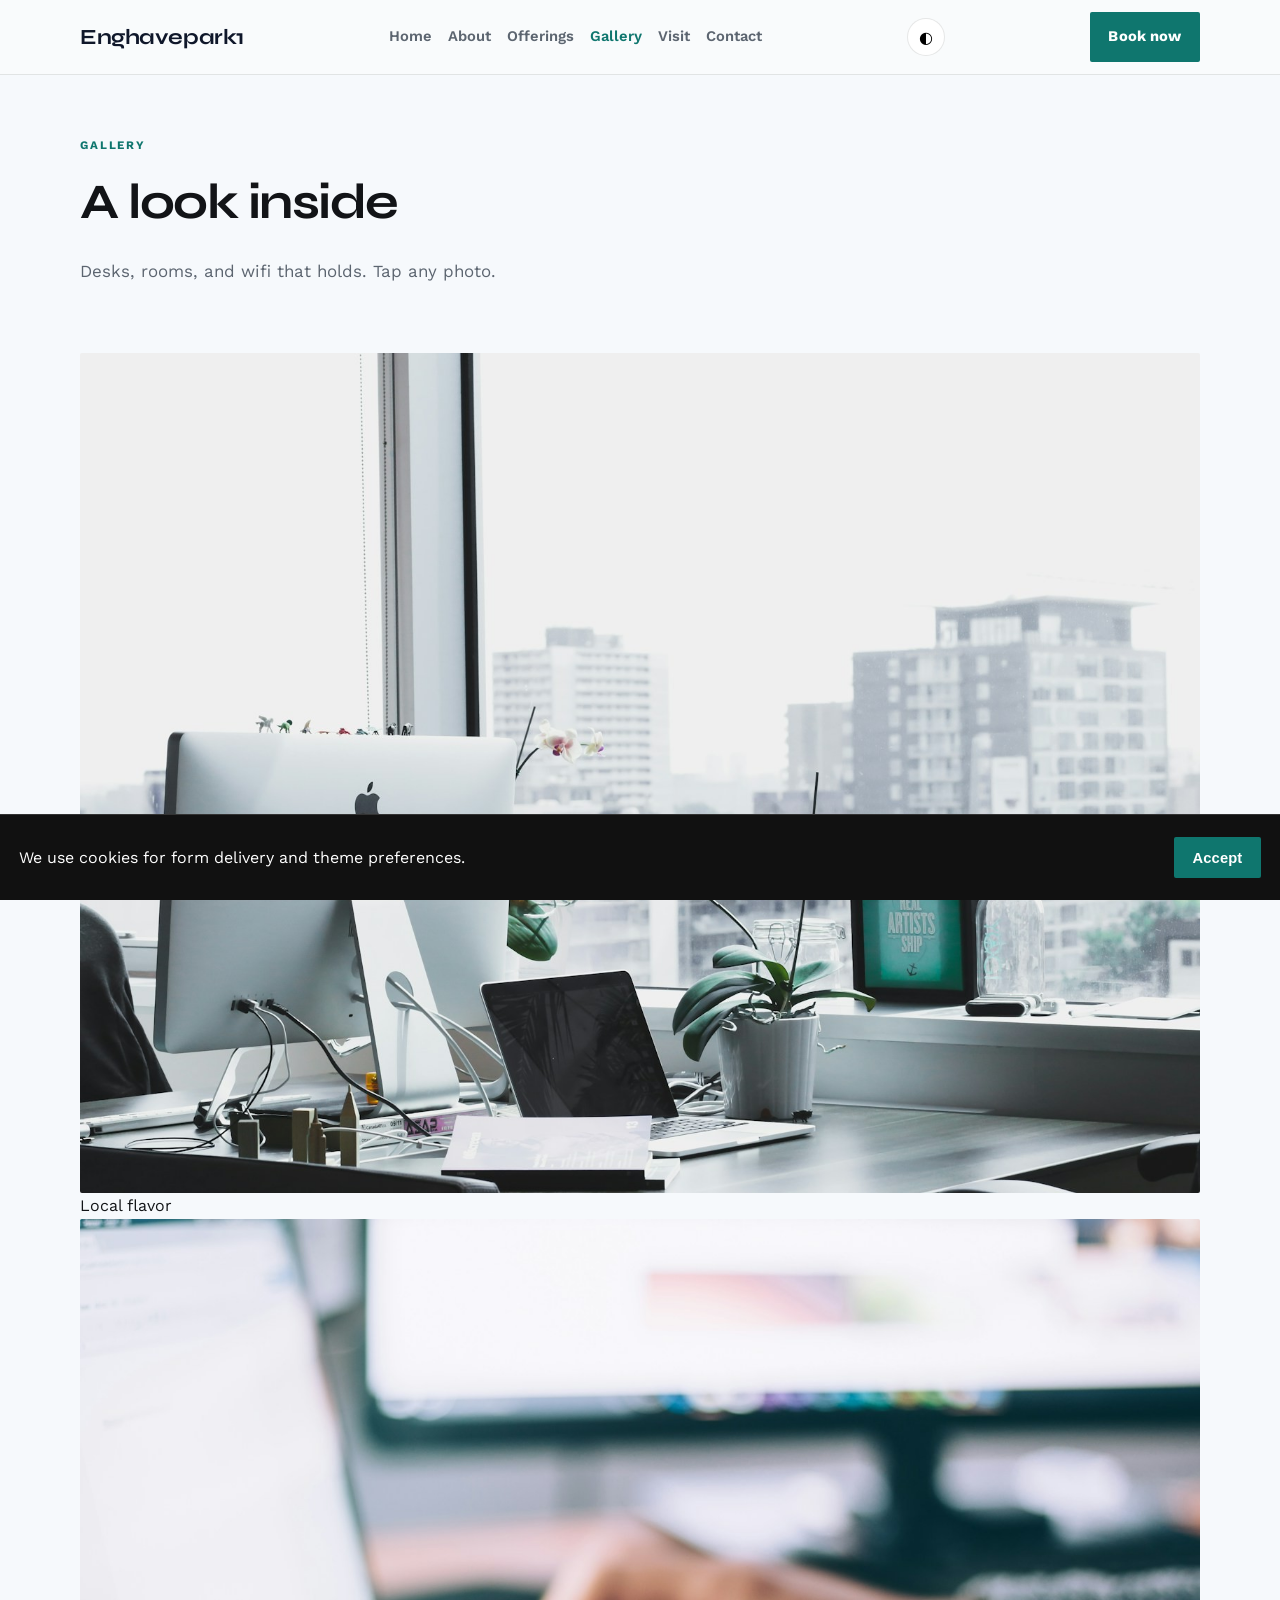
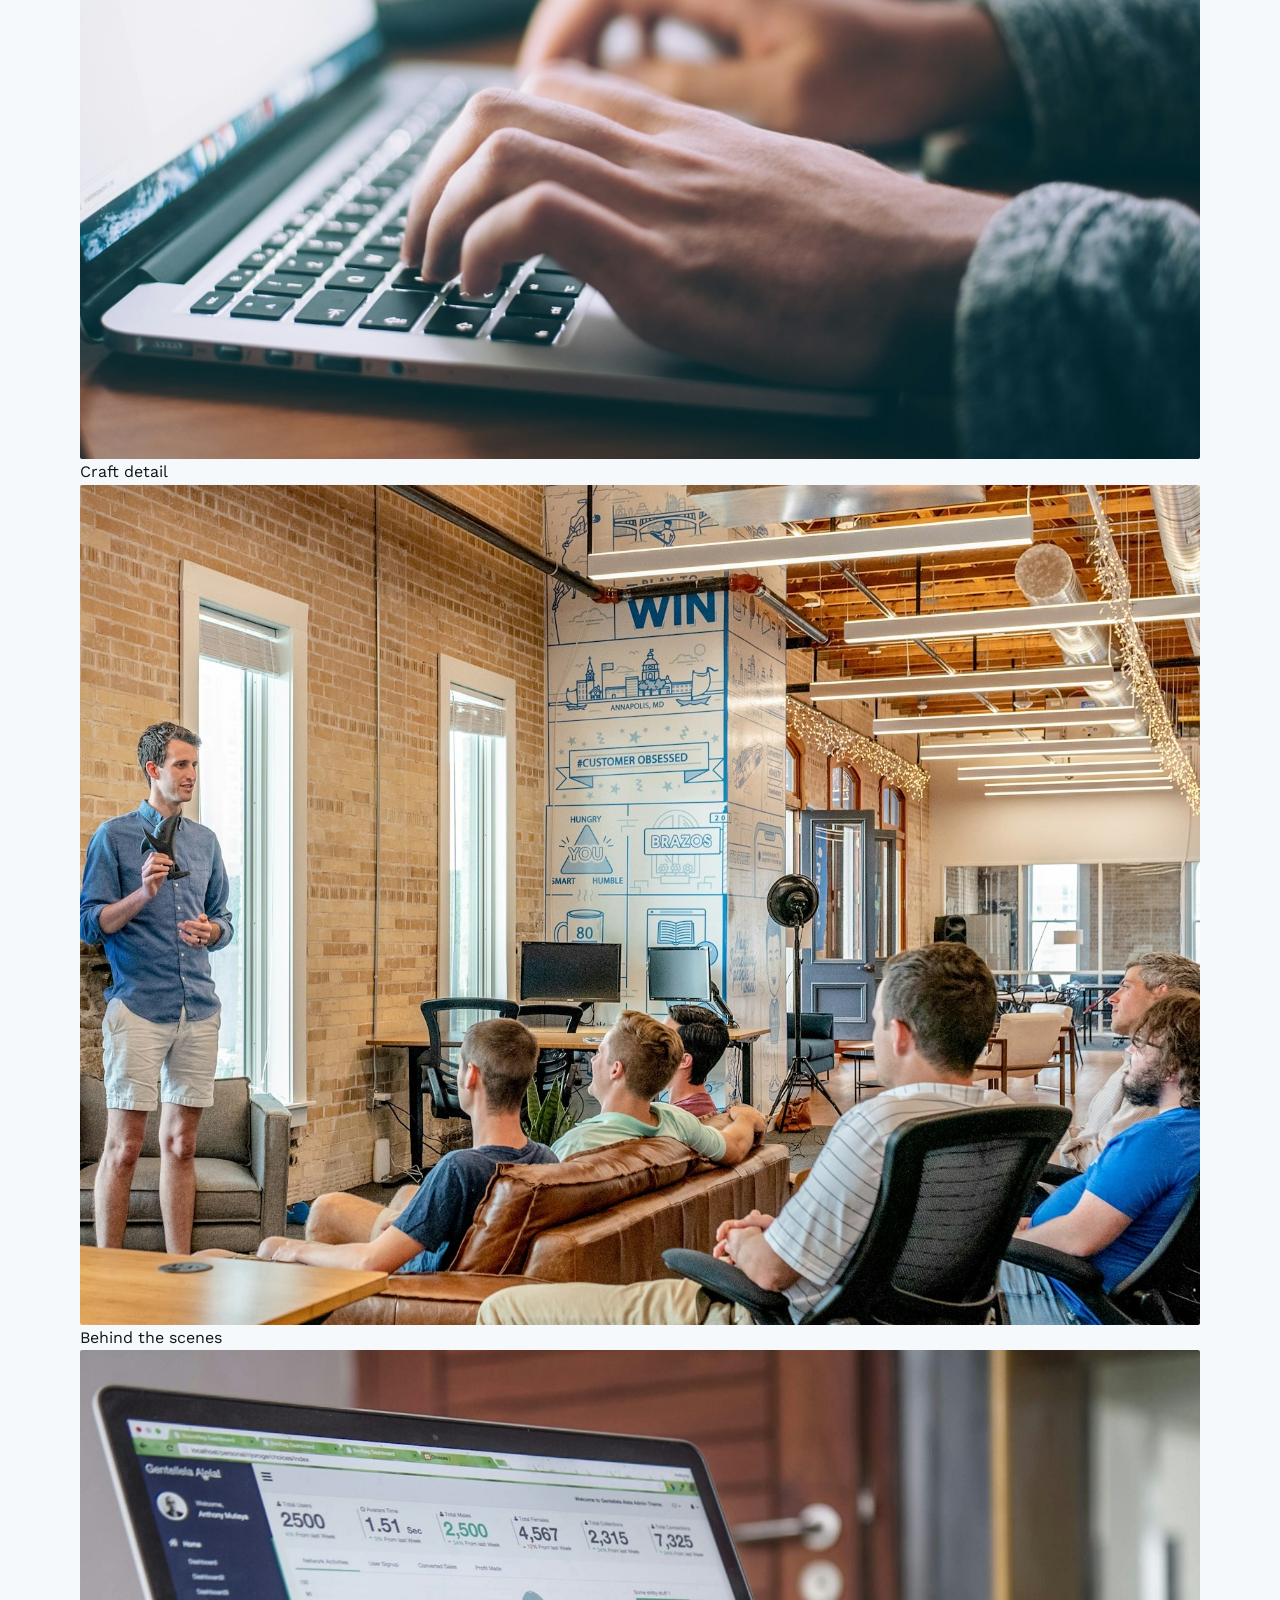
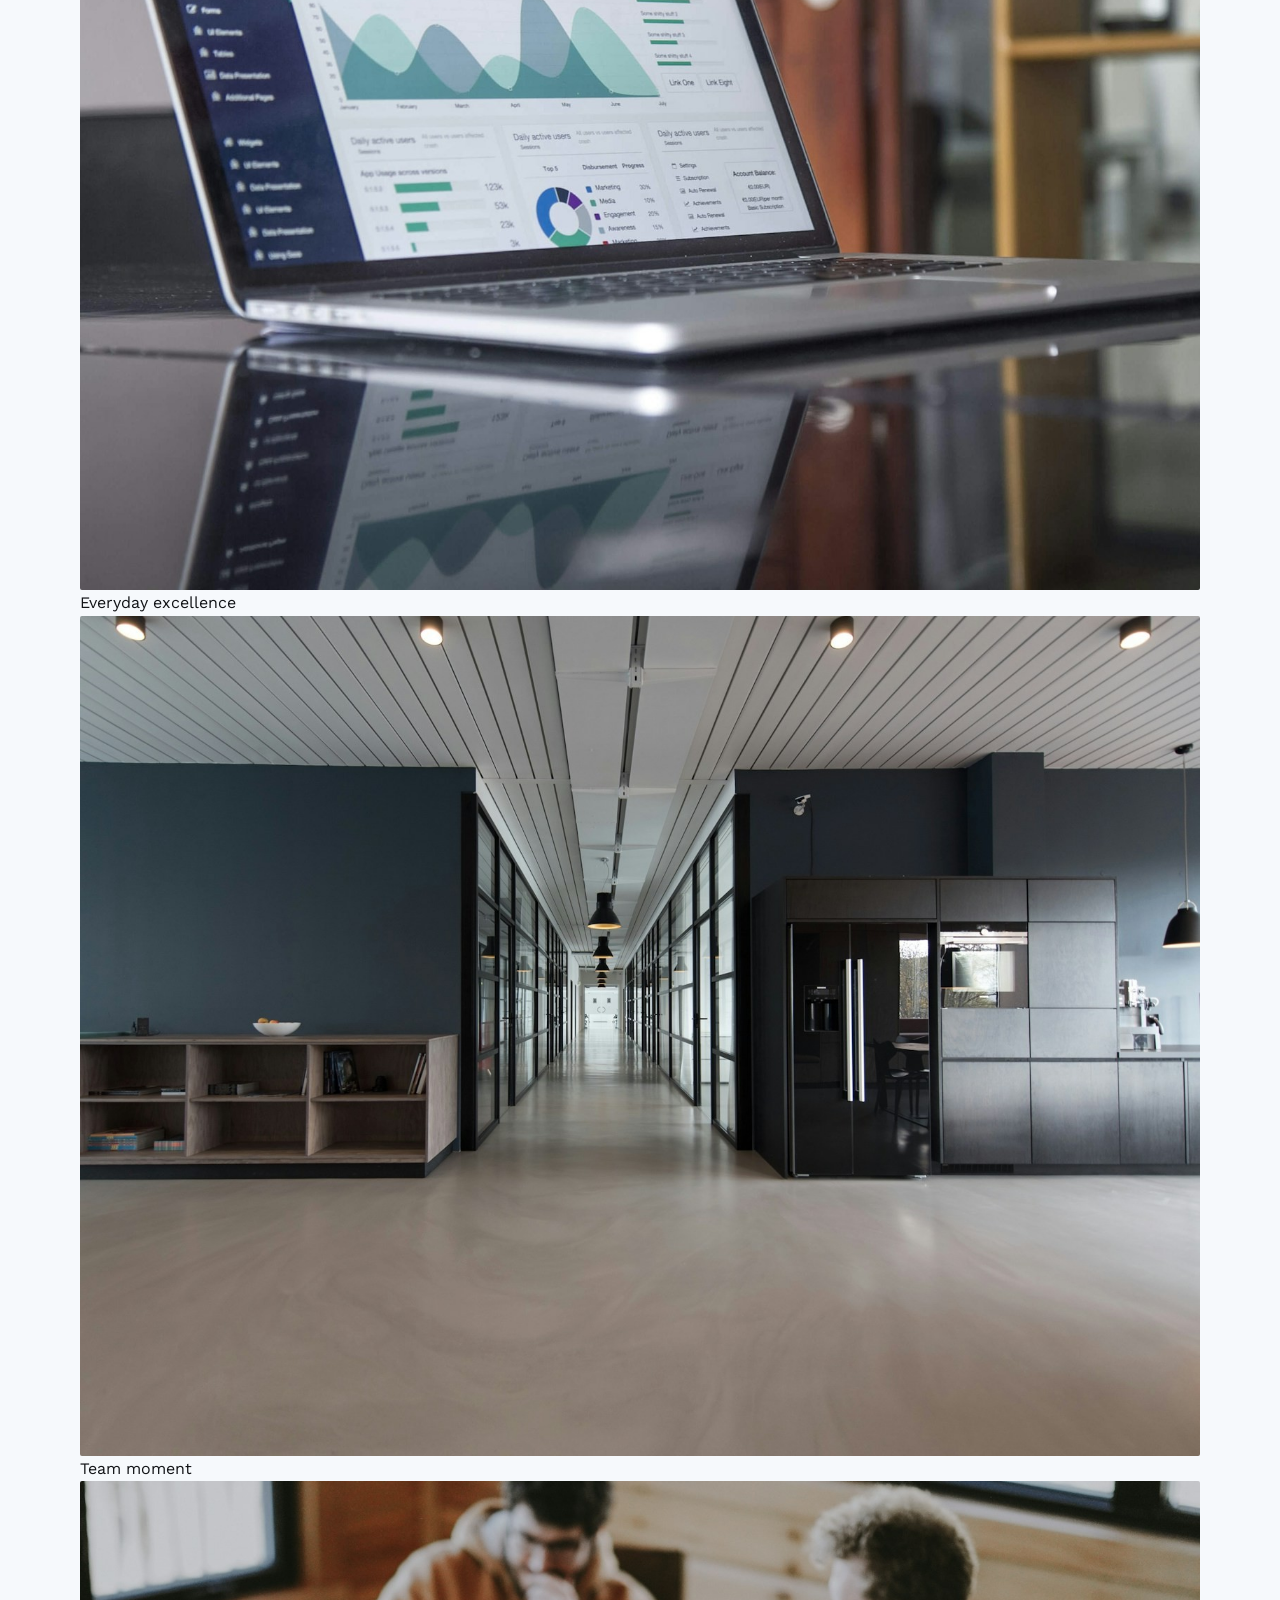
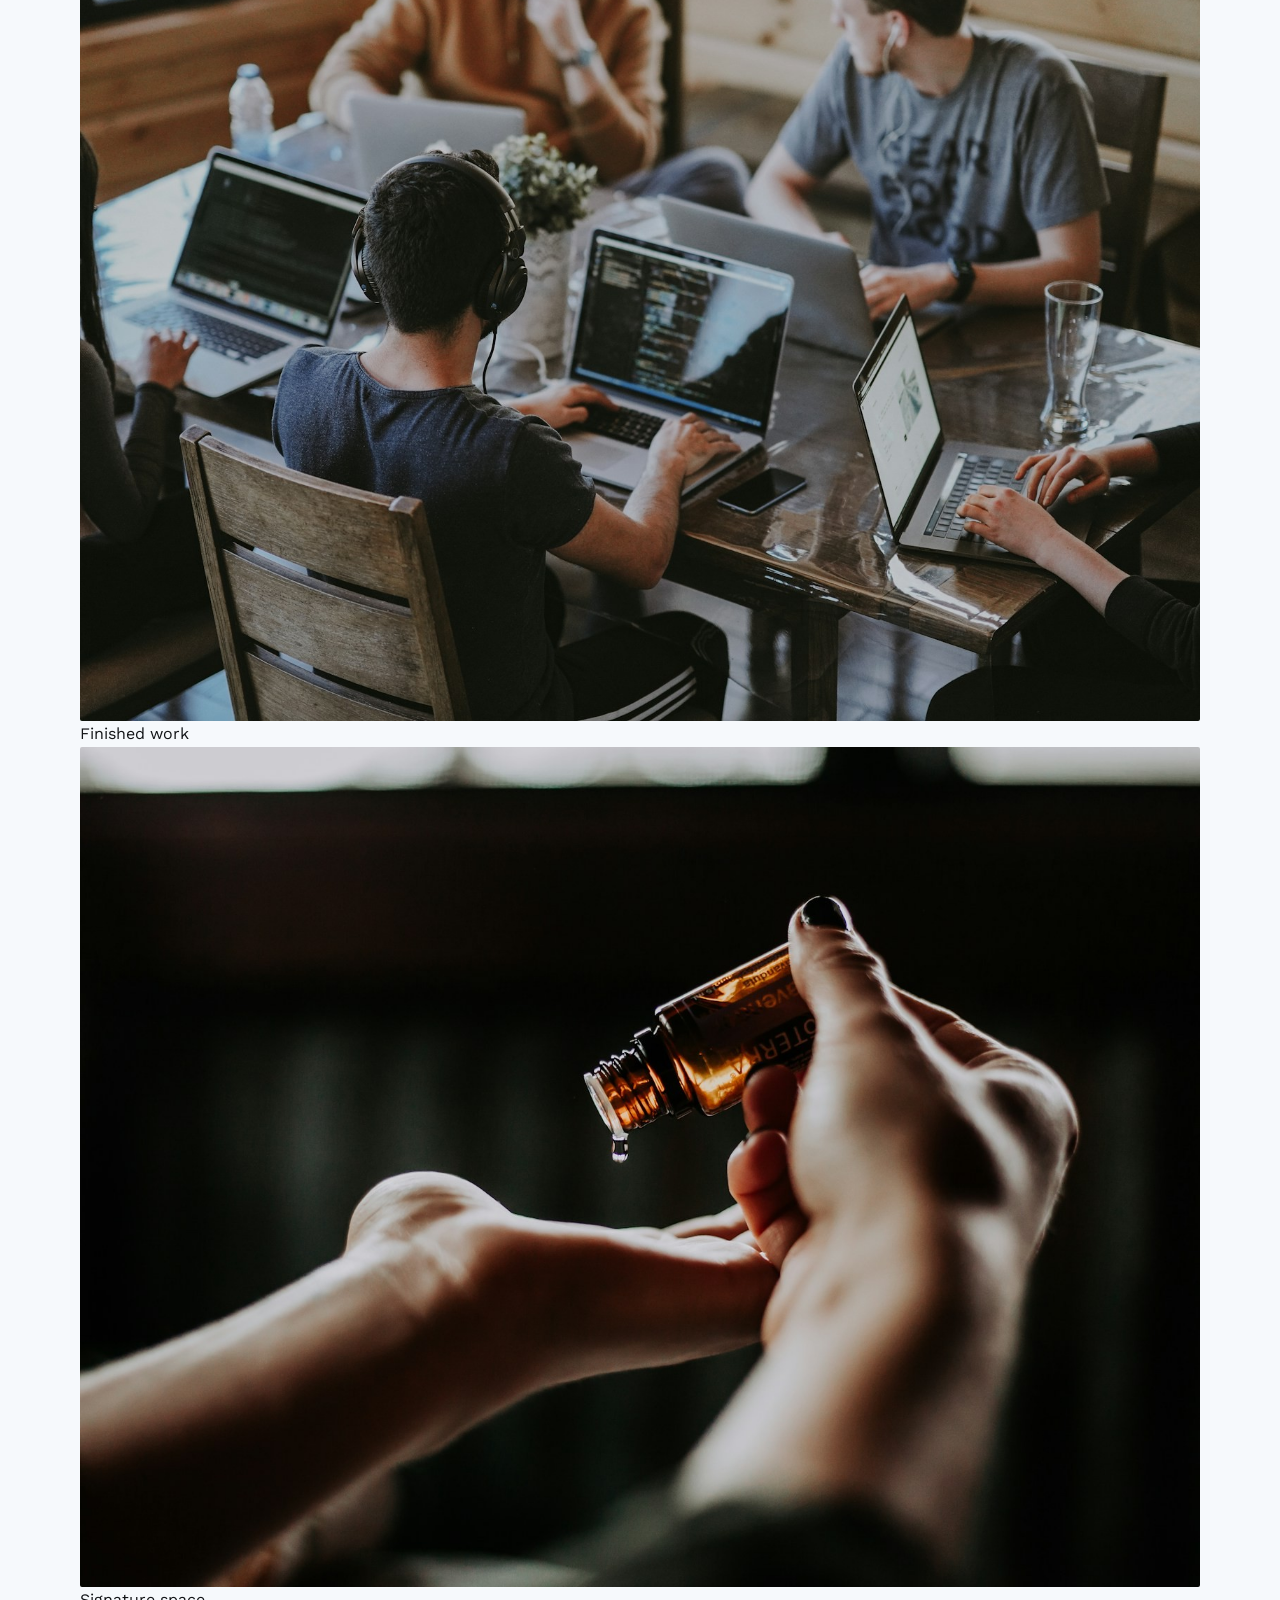
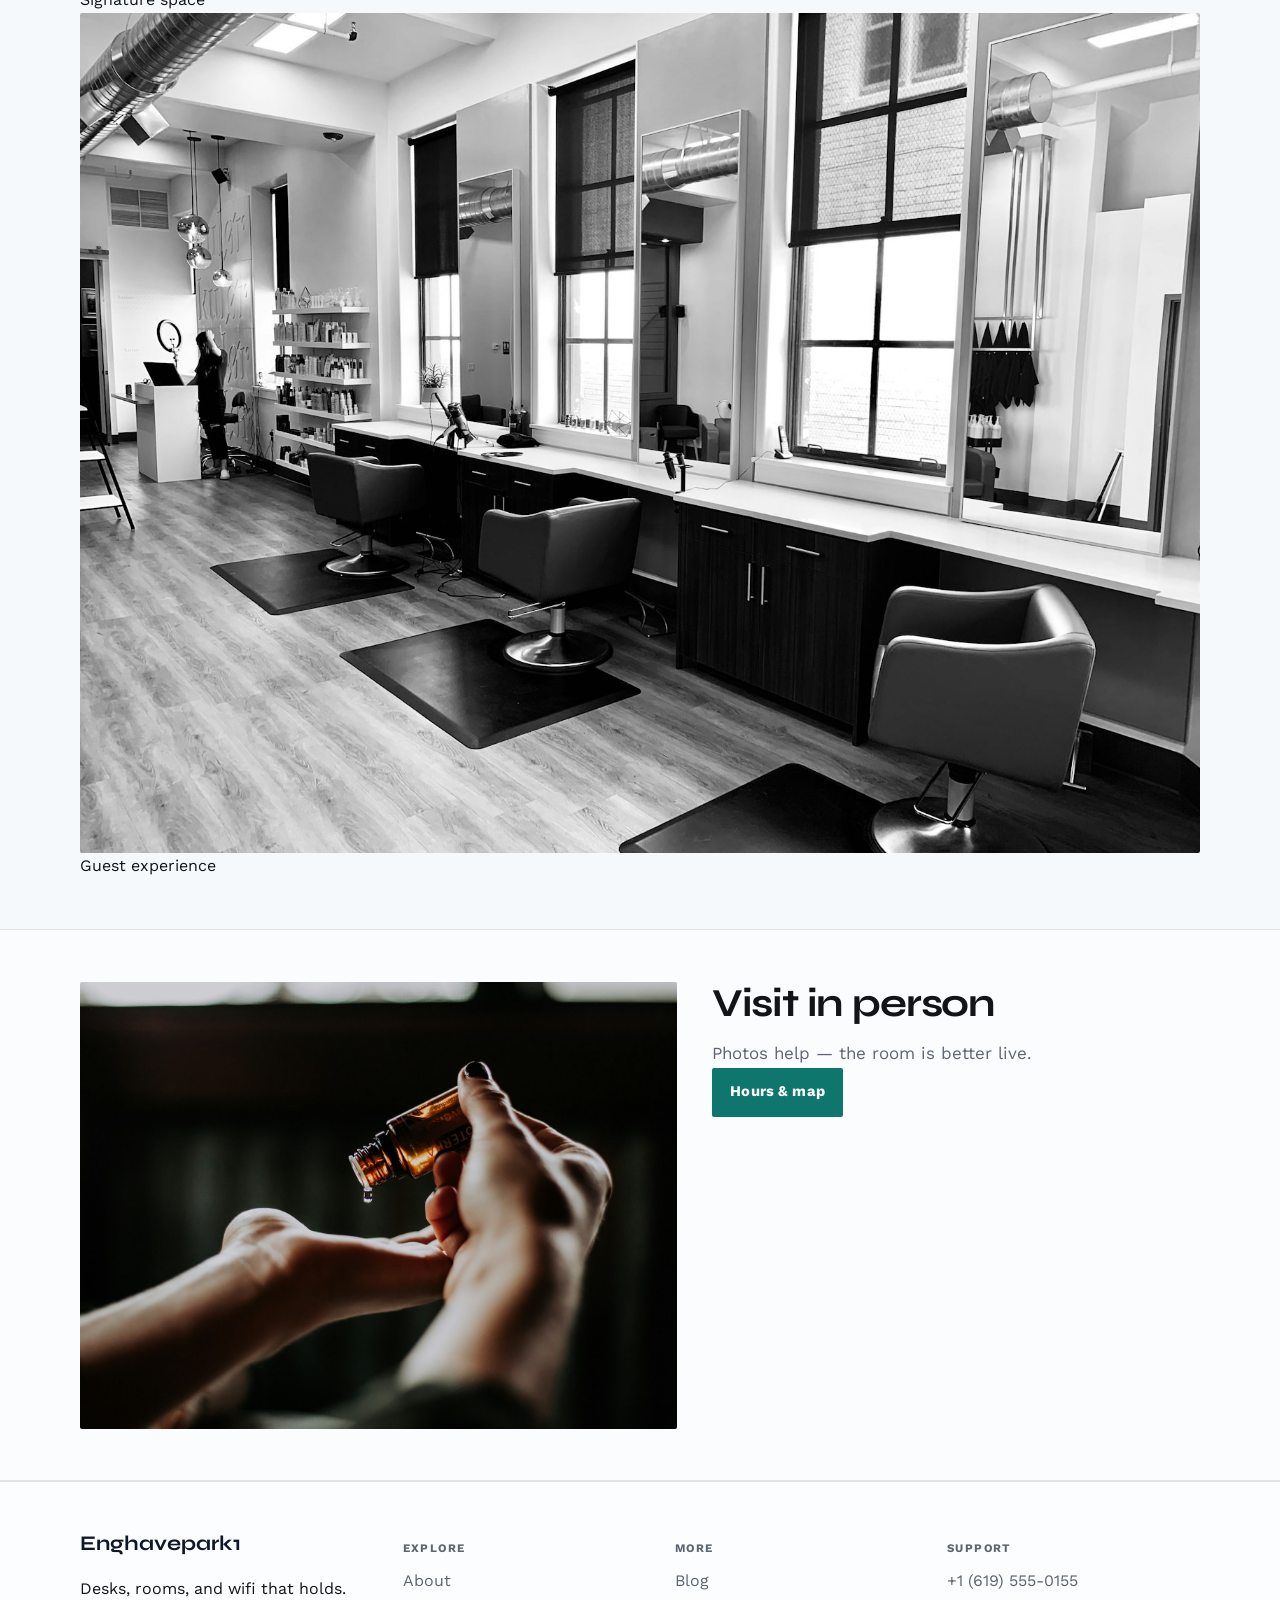
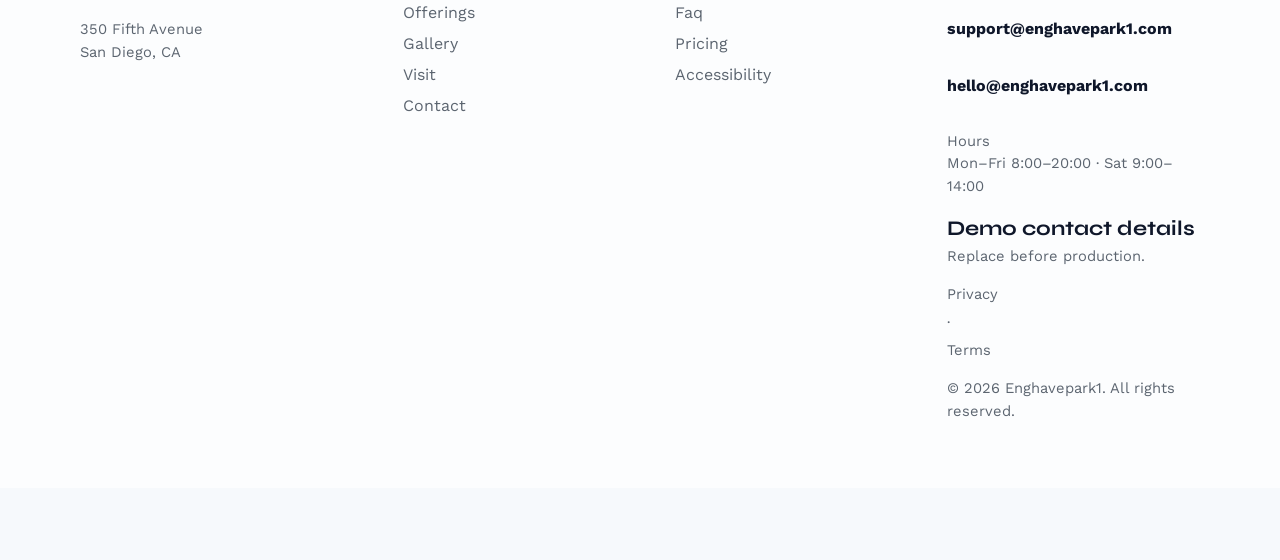
<file: gallery.html>
<!DOCTYPE html>
<html lang="en">
<head>
  <meta charset="UTF-8" />
  <meta name="viewport" content="width=device-width, initial-scale=1" />
  <title>Gallery | Enghavepark1</title>
  <meta name="description" content="Photos from Enghavepark1" />
  <meta property="og:title" content="Gallery | Enghavepark1" />
  <meta property="og:description" content="Photos from Enghavepark1" />
  <meta property="og:type" content="website" />
  <meta name="twitter:card" content="summary_large_image" />
  <meta name="twitter:title" content="Gallery | Enghavepark1" />
  <meta name="twitter:description" content="Photos from Enghavepark1" />
  <meta property="og:image" content="assets/img-1.jpg" />
  <meta name="twitter:image" content="assets/img-1.jpg" />
  <meta property="og:url" content="https://enghavepark1.github.io" />
  <script type="application/ld+json">{"@context": "https://schema.org", "@type": "LocalBusiness", "name": "Enghavepark1", "description": "Desks, rooms, and wifi that holds.", "url": "https://enghavepark1.github.io", "image": "assets/img-1.jpg"}</script>
<script type="application/ld+json">{"@context": "https://schema.org", "@type": "FAQPage", "mainEntity": [{"@type": "Question", "name": "Where are you?", "acceptedAnswer": {"@type": "Answer", "text": "350 Fifth Avenue, San Diego, CA. See the map on Visit."}}, {"@type": "Question", "name": "How do I reach support?", "acceptedAnswer": {"@type": "Answer", "text": "Use the Contact form or email support@enghavepark1.com. We reply during open hours."}}, {"@type": "Question", "name": "How do I book?", "acceptedAnswer": {"@type": "Answer", "text": "Send a message on Contact, email bookings@enghavepark1.com, or call +1 (619) 555-0155."}}, {"@type": "Question", "name": "Are prices current?", "acceptedAnswer": {"@type": "Answer", "text": "Listed prices are current and may shift with seasons — we update this site when they do."}}, {"@type": "Question", "name": "Do you take groups?", "acceptedAnswer": {"@type": "Answer", "text": "Yes for many bookings — tell us the size and date and we'll confirm what Enghavepark1 can host."}}, {"@type": "Question", "name": "What should I bring?", "acceptedAnswer": {"@type": "Answer", "text": "Just yourself (and any notes on allergies, sizes, or preferences). We'll handle the rest."}}, {"@type": "Question", "name": "Can I book for someone else?", "acceptedAnswer": {"@type": "Answer", "text": "Yes — include their name and preferences in the contact form."}}, {"@type": "Question", "name": "Is parking available?", "acceptedAnswer": {"@type": "Answer", "text": "See Locations for the branch closest to you in San Diego."}}, {"@type": "Question", "name": "Do you take walk-ins at Enghavepark1?", "acceptedAnswer": {"@type": "Answer", "text": "Yes when capacity allows — check Visit for peak hours."}}, {"@type": "Question", "name": "Do you host private events?", "acceptedAnswer": {"@type": "Answer", "text": "Contact us with date, headcount and offerings preferences."}}, {"@type": "Question", "name": "Where can I read updates?", "acceptedAnswer": {"@type": "Answer", "text": "Blog and Journal pages publish changes before social media."}}, {"@type": "Question", "name": "How do I join the team?", "acceptedAnswer": {"@type": "Answer", "text": "Open roles are listed on Careers — we reply to every application."}}, {"@type": "Question", "name": "Is the space accessible?", "acceptedAnswer": {"@type": "Answer", "text": "See our Accessibility page for entrance, seating and restroom notes."}}, {"@type": "Question", "name": "Do you offer gift cards?", "acceptedAnswer": {"@type": "Answer", "text": "Yes — see our Gift Cards page for digital and in-store options."}}]}</script>
<script type="application/ld+json">{"@context": "https://schema.org", "@type": "WebSite", "name": "Enghavepark1", "url": "https://enghavepark1.github.io", "description": "Desks, rooms, and wifi that holds."}</script>
  <link rel="canonical" href="https://enghavepark1.github.io/gallery.html" />
  <link rel="alternate" hreflang="en" href="https://enghavepark1.github.io/gallery.html" />
  <link rel="alternate" hreflang="x-default" href="https://enghavepark1.github.io/index.html" />
  <meta name="theme-color" content="#111111" />
  <link rel="preconnect" href="https://fonts.googleapis.com" />
  <link rel="preconnect" href="https://fonts.gstatic.com" crossorigin />
  <link href="https://fonts.googleapis.com/css2?family=Syne:wght@600;700;800&family=Work+Sans:wght@400;500;600;700&display=swap" rel="stylesheet" />
  <link rel="stylesheet" href="styles.css" />
  <link rel="icon" href="favicon.svg" type="image/svg+xml" />
</head>
<body>

  <header class="top">
    <div class="shell bar">
      <a class="logo" href="index.html">Enghavepark1</a>
      <button class="nav-toggle" type="button" aria-label="Open menu" data-nav-toggle>
        <span></span><span></span><span></span>
      </button>
      <nav data-nav><a href="index.html">Home</a><a href="about.html">About</a><a href="offerings.html">Offerings</a><a href="gallery.html" class="on">Gallery</a><a href="visit.html">Visit</a><a href="contact.html">Contact</a></nav>
      <button type="button" class="theme-toggle" data-theme-toggle aria-label="Toggle dark mode">◐</button>
      <a class="cta" href="contact.html" data-open-book>Book now</a>
    </div>
  </header>  <main class="page">
    <section class="page-hero"><div class="shell">
      <p class="eyebrow">Gallery</p><h1>A look inside</h1><p class="lead">Desks, rooms, and wifi that holds. Tap any photo.</p>
    </div></section>
    <section class="block"><div class="shell gallery-cards" data-gallery-list="assets/img-3.jpg,assets/img-4.jpg,assets/img-5.jpg,assets/img-6.jpg,assets/img-7.jpg,assets/img-8.jpg,assets/img-9.jpg,assets/img-10.jpg"><figure><button type="button" class="gal-btn" data-gallery-open data-index="0"><img src="assets/img-3.jpg" alt="Local flavor at Enghavepark1" loading="lazy" /></button><figcaption>Local flavor</figcaption></figure>
<figure><button type="button" class="gal-btn" data-gallery-open data-index="1"><img src="assets/img-4.jpg" alt="Craft detail at Enghavepark1" loading="lazy" /></button><figcaption>Craft detail</figcaption></figure>
<figure><button type="button" class="gal-btn" data-gallery-open data-index="2"><img src="assets/img-5.jpg" alt="Behind the scenes at Enghavepark1" loading="lazy" /></button><figcaption>Behind the scenes</figcaption></figure>
<figure><button type="button" class="gal-btn" data-gallery-open data-index="3"><img src="assets/img-6.jpg" alt="Everyday excellence at Enghavepark1" loading="lazy" /></button><figcaption>Everyday excellence</figcaption></figure>
<figure><button type="button" class="gal-btn" data-gallery-open data-index="4"><img src="assets/img-7.jpg" alt="Team moment at Enghavepark1" loading="lazy" /></button><figcaption>Team moment</figcaption></figure>
<figure><button type="button" class="gal-btn" data-gallery-open data-index="5"><img src="assets/img-8.jpg" alt="Finished work at Enghavepark1" loading="lazy" /></button><figcaption>Finished work</figcaption></figure>
<figure><button type="button" class="gal-btn" data-gallery-open data-index="6"><img src="assets/img-9.jpg" alt="Signature space at Enghavepark1" loading="lazy" /></button><figcaption>Signature space</figcaption></figure>
<figure><button type="button" class="gal-btn" data-gallery-open data-index="7"><img src="assets/img-10.jpg" alt="Guest experience at Enghavepark1" loading="lazy" /></button><figcaption>Guest experience</figcaption></figure></div></section>
    <section class="block tint"><div class="shell split">
      <img class="solo" src="assets/img-9.jpg" alt="Enghavepark1" />
      <div><h2>Visit in person</h2><p class="lead">Photos help — the room is better live.</p>
      <a class="btn solid" href="visit.html">Hours &amp; map</a></div>
    </div></section>
  </main>
  <footer class="foot">
    <div class="shell foot-grid">
      <div>
        <strong>Enghavepark1</strong>
        <p>Desks, rooms, and wifi that holds.</p>
        <p class="foot-meta">350 Fifth Avenue<br/>San Diego, CA</p>
      </div>
      <div>
        <p class="fh">Explore</p>
        <a href="about.html">About</a><a href="offerings.html">Offerings</a><a href="gallery.html">Gallery</a><a href="visit.html">Visit</a><a href="contact.html">Contact</a>
      </div>
      <div>
        <p class="fh">More</p>
        <a href="blog.html">Blog</a><a href="faq.html">Faq</a><a href="pricing.html">Pricing</a><a href="accessibility.html">Accessibility</a>
      </div>
      <div>
        <p class="fh">Support</p>
        <a href="tel:+16195550155">+1 (619) 555-0155</a>
        <p class="mail-plain">support@enghavepark1.com</p>
        <p class="mail-plain">hello@enghavepark1.com</p>
        <p class="foot-meta">Hours<br/>Mon–Fri 8:00–20:00 · Sat 9:00–14:00</p>
        <p class="foot-meta"><strong>Demo contact details</strong><br/>Replace before production.</p>
        <p class="foot-meta"><a href="privacy.html">Privacy</a> · <a href="terms.html">Terms</a></p>
        <p class="foot-meta">© 2026 Enghavepark1. All rights reserved.</p>
      </div>
    </div>
  </footer>
  <div class="cookie-bar" data-cookie-bar hidden>
    <p>We use cookies for form delivery and theme preferences.</p>
    <button type="button" class="btn solid" data-cookie-accept>Accept</button>
  </div>
  <div class="mobile-cta">
    <a href="tel:+16195550155">Call</a>
    <button type="button" data-open-book>Book</button>
    <a href="visit.html">Map</a>
  </div>
  <div class="toast" data-toast hidden></div>

  <div class="modal" data-book-modal hidden>
    <div class="modal-card">
      <button class="modal-close" type="button" data-close-book aria-label="Close">×</button>
      <p class="eyebrow">Quick request</p>
      <h3>Contact Enghavepark1</h3>
      <p class="lead">Send the essentials and we will reply by email.</p>
      <form class="contact-form compact" data-quick-book data-support="support@enghavepark1.com">
        <label>Name<input name="name" required placeholder="Your name" /></label>
        <label>Email<input type="email" name="email" required placeholder="you@email.com" /></label>
        <label>Timing<input name="when" required placeholder="Preferred date or timeline" /></label>
        <label>Notes<textarea name="message" rows="3" placeholder="Project, product, service or other details…"></textarea></label>
        <button class="btn solid" type="submit">Book</button>
      </form>
    </div>
  </div>

  <div class="lightbox" data-lightbox hidden>
    <button class="modal-close" type="button" data-lightbox-close aria-label="Close">×</button>
    <img data-lightbox-img alt="" />
    <div class="lightbox-nav">
      <button type="button" data-lightbox-prev>‹</button>
      <button type="button" data-lightbox-next>›</button>
    </div>
  </div>
  <script src="site.js"></script>
</body></html>
</file>
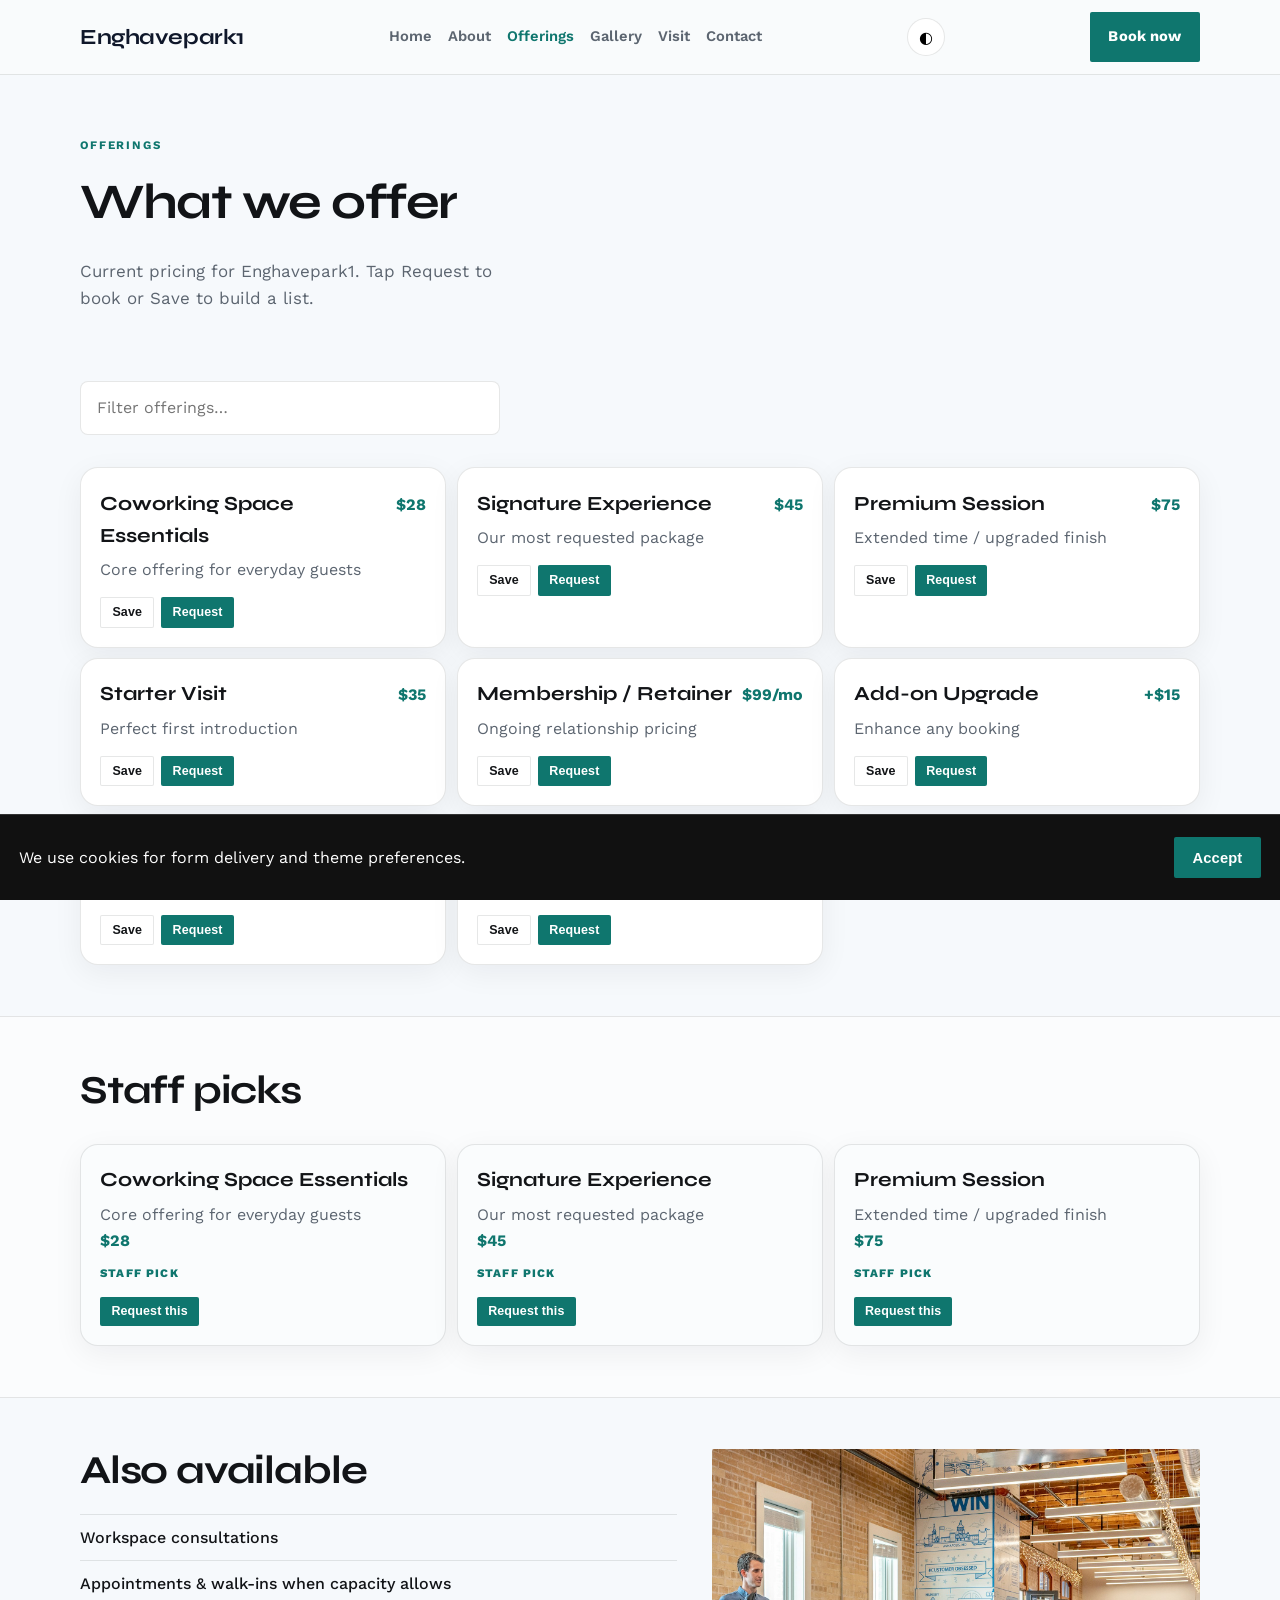
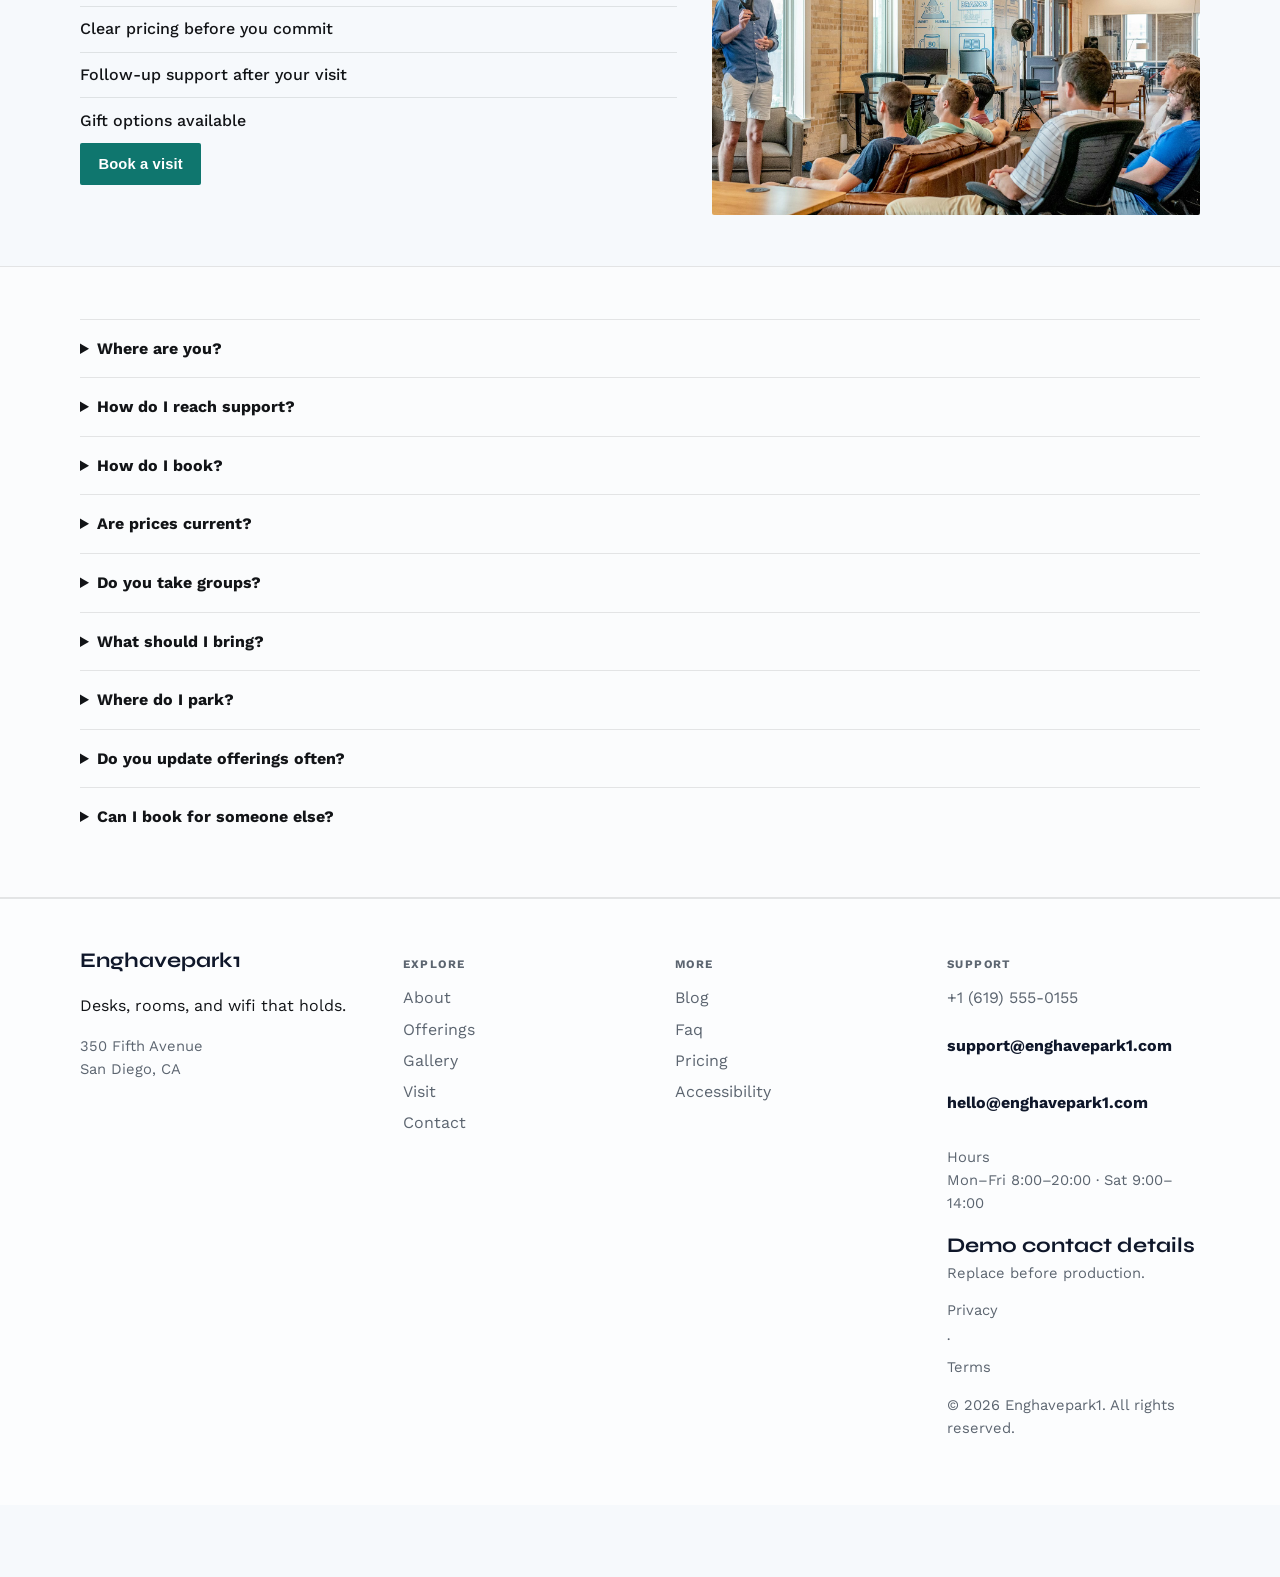
<file: offerings.html>
<!DOCTYPE html>
<html lang="en">
<head>
  <meta charset="UTF-8" />
  <meta name="viewport" content="width=device-width, initial-scale=1" />
  <title>Offerings | Enghavepark1</title>
  <meta name="description" content="Offerings — Enghavepark1" />
  <meta property="og:title" content="Offerings | Enghavepark1" />
  <meta property="og:description" content="Offerings — Enghavepark1" />
  <meta property="og:type" content="website" />
  <meta name="twitter:card" content="summary_large_image" />
  <meta name="twitter:title" content="Offerings | Enghavepark1" />
  <meta name="twitter:description" content="Offerings — Enghavepark1" />
  <meta property="og:image" content="assets/img-1.jpg" />
  <meta name="twitter:image" content="assets/img-1.jpg" />
  <meta property="og:url" content="https://enghavepark1.github.io" />
  <script type="application/ld+json">{"@context": "https://schema.org", "@type": "LocalBusiness", "name": "Enghavepark1", "description": "Desks, rooms, and wifi that holds.", "url": "https://enghavepark1.github.io", "image": "assets/img-1.jpg"}</script>
<script type="application/ld+json">{"@context": "https://schema.org", "@type": "FAQPage", "mainEntity": [{"@type": "Question", "name": "Where are you?", "acceptedAnswer": {"@type": "Answer", "text": "350 Fifth Avenue, San Diego, CA. See the map on Visit."}}, {"@type": "Question", "name": "How do I reach support?", "acceptedAnswer": {"@type": "Answer", "text": "Use the Contact form or email support@enghavepark1.com. We reply during open hours."}}, {"@type": "Question", "name": "How do I book?", "acceptedAnswer": {"@type": "Answer", "text": "Send a message on Contact, email bookings@enghavepark1.com, or call +1 (619) 555-0155."}}, {"@type": "Question", "name": "Are prices current?", "acceptedAnswer": {"@type": "Answer", "text": "Listed prices are current and may shift with seasons — we update this site when they do."}}, {"@type": "Question", "name": "Do you take groups?", "acceptedAnswer": {"@type": "Answer", "text": "Yes for many bookings — tell us the size and date and we'll confirm what Enghavepark1 can host."}}, {"@type": "Question", "name": "What should I bring?", "acceptedAnswer": {"@type": "Answer", "text": "Just yourself (and any notes on allergies, sizes, or preferences). We'll handle the rest."}}, {"@type": "Question", "name": "Can I book for someone else?", "acceptedAnswer": {"@type": "Answer", "text": "Yes — include their name and preferences in the contact form."}}, {"@type": "Question", "name": "Is parking available?", "acceptedAnswer": {"@type": "Answer", "text": "See Locations for the branch closest to you in San Diego."}}, {"@type": "Question", "name": "Do you take walk-ins at Enghavepark1?", "acceptedAnswer": {"@type": "Answer", "text": "Yes when capacity allows — check Visit for peak hours."}}, {"@type": "Question", "name": "Do you host private events?", "acceptedAnswer": {"@type": "Answer", "text": "Contact us with date, headcount and offerings preferences."}}, {"@type": "Question", "name": "Where can I read updates?", "acceptedAnswer": {"@type": "Answer", "text": "Blog and Journal pages publish changes before social media."}}, {"@type": "Question", "name": "How do I join the team?", "acceptedAnswer": {"@type": "Answer", "text": "Open roles are listed on Careers — we reply to every application."}}, {"@type": "Question", "name": "Is the space accessible?", "acceptedAnswer": {"@type": "Answer", "text": "See our Accessibility page for entrance, seating and restroom notes."}}, {"@type": "Question", "name": "Do you offer gift cards?", "acceptedAnswer": {"@type": "Answer", "text": "Yes — see our Gift Cards page for digital and in-store options."}}]}</script>
<script type="application/ld+json">{"@context": "https://schema.org", "@type": "WebSite", "name": "Enghavepark1", "url": "https://enghavepark1.github.io", "description": "Desks, rooms, and wifi that holds."}</script>
  <link rel="canonical" href="https://enghavepark1.github.io/offerings.html" />
  <link rel="alternate" hreflang="en" href="https://enghavepark1.github.io/offerings.html" />
  <link rel="alternate" hreflang="x-default" href="https://enghavepark1.github.io/index.html" />
  <meta name="theme-color" content="#111111" />
  <link rel="preconnect" href="https://fonts.googleapis.com" />
  <link rel="preconnect" href="https://fonts.gstatic.com" crossorigin />
  <link href="https://fonts.googleapis.com/css2?family=Syne:wght@600;700;800&family=Work+Sans:wght@400;500;600;700&display=swap" rel="stylesheet" />
  <link rel="stylesheet" href="styles.css" />
  <link rel="icon" href="favicon.svg" type="image/svg+xml" />
</head>
<body>

  <header class="top">
    <div class="shell bar">
      <a class="logo" href="index.html">Enghavepark1</a>
      <button class="nav-toggle" type="button" aria-label="Open menu" data-nav-toggle>
        <span></span><span></span><span></span>
      </button>
      <nav data-nav><a href="index.html">Home</a><a href="about.html">About</a><a href="offerings.html" class="on">Offerings</a><a href="gallery.html">Gallery</a><a href="visit.html">Visit</a><a href="contact.html">Contact</a></nav>
      <button type="button" class="theme-toggle" data-theme-toggle aria-label="Toggle dark mode">◐</button>
      <a class="cta" href="contact.html" data-open-book>Book now</a>
    </div>
  </header>  <main class="page">
    <section class="page-hero"><div class="shell">
      <p class="eyebrow">Offerings</p>
      <h1>What we offer</h1>
      <p class="lead">Current pricing for Enghavepark1. Tap Request to book or Save to build a list.</p>
      <div class="saved-tray" data-saved-tray hidden><strong>Your list</strong><ul data-saved-list></ul>
      <button type="button" class="btn solid mini" data-open-book data-pref-from-list>Request saved</button>
      <button type="button" class="btn quiet mini" data-clear-saved>Clear</button></div>
    </div></section>
    <section class="block"><div class="shell"><div class="offer-tools"><input data-filter-offer type="search" placeholder="Filter offerings…" /></div>
    <div class="menu-grid"><article class="item" data-item="Coworking Space Essentials">
          <div class="item-top"><h3>Coworking Space Essentials</h3><span class="price">$28</span></div>
          <p>Core offering for everyday guests</p>
          <div class="item-actions">
            <button type="button" class="btn quiet mini" data-save-item data-name="Coworking Space Essentials">Save</button>
            <button type="button" class="btn solid mini" data-open-book data-pref="Coworking Space Essentials">Request</button>
          </div>
        </article>
<article class="item" data-item="Signature Experience">
          <div class="item-top"><h3>Signature Experience</h3><span class="price">$45</span></div>
          <p>Our most requested package</p>
          <div class="item-actions">
            <button type="button" class="btn quiet mini" data-save-item data-name="Signature Experience">Save</button>
            <button type="button" class="btn solid mini" data-open-book data-pref="Signature Experience">Request</button>
          </div>
        </article>
<article class="item" data-item="Premium Session">
          <div class="item-top"><h3>Premium Session</h3><span class="price">$75</span></div>
          <p>Extended time / upgraded finish</p>
          <div class="item-actions">
            <button type="button" class="btn quiet mini" data-save-item data-name="Premium Session">Save</button>
            <button type="button" class="btn solid mini" data-open-book data-pref="Premium Session">Request</button>
          </div>
        </article>
<article class="item" data-item="Starter Visit">
          <div class="item-top"><h3>Starter Visit</h3><span class="price">$35</span></div>
          <p>Perfect first introduction</p>
          <div class="item-actions">
            <button type="button" class="btn quiet mini" data-save-item data-name="Starter Visit">Save</button>
            <button type="button" class="btn solid mini" data-open-book data-pref="Starter Visit">Request</button>
          </div>
        </article>
<article class="item" data-item="Membership / Retainer">
          <div class="item-top"><h3>Membership / Retainer</h3><span class="price">$99/mo</span></div>
          <p>Ongoing relationship pricing</p>
          <div class="item-actions">
            <button type="button" class="btn quiet mini" data-save-item data-name="Membership / Retainer">Save</button>
            <button type="button" class="btn solid mini" data-open-book data-pref="Membership / Retainer">Request</button>
          </div>
        </article>
<article class="item" data-item="Add-on Upgrade">
          <div class="item-top"><h3>Add-on Upgrade</h3><span class="price">+$15</span></div>
          <p>Enhance any booking</p>
          <div class="item-actions">
            <button type="button" class="btn quiet mini" data-save-item data-name="Add-on Upgrade">Save</button>
            <button type="button" class="btn solid mini" data-open-book data-pref="Add-on Upgrade">Request</button>
          </div>
        </article>
<article class="item" data-item="Group / Team Option">
          <div class="item-top"><h3>Group / Team Option</h3><span class="price">Custom</span></div>
          <p>Built for more than one</p>
          <div class="item-actions">
            <button type="button" class="btn quiet mini" data-save-item data-name="Group / Team Option">Save</button>
            <button type="button" class="btn solid mini" data-open-book data-pref="Group / Team Option">Request</button>
          </div>
        </article>
<article class="item" data-item="Gift Certificate">
          <div class="item-top"><h3>Gift Certificate</h3><span class="price">$50</span></div>
          <p>Share the experience</p>
          <div class="item-actions">
            <button type="button" class="btn quiet mini" data-save-item data-name="Gift Certificate">Save</button>
            <button type="button" class="btn solid mini" data-open-book data-pref="Gift Certificate">Request</button>
          </div>
        </article></div></div></section>
    <section class="block tint"><div class="shell"><h2>Staff picks</h2><div class="menu-grid"><article class="item soft" data-item="Coworking Space Essentials">
          <h3>Coworking Space Essentials</h3><p>Core offering for everyday guests</p><span class="price">$28</span><p class="tag">Staff pick</p>
          <div class="item-actions">
            <button type="button" class="btn solid mini" data-open-book data-pref="Coworking Space Essentials">Request this</button>
          </div>
        </article>
<article class="item soft" data-item="Signature Experience">
          <h3>Signature Experience</h3><p>Our most requested package</p><span class="price">$45</span><p class="tag">Staff pick</p>
          <div class="item-actions">
            <button type="button" class="btn solid mini" data-open-book data-pref="Signature Experience">Request this</button>
          </div>
        </article>
<article class="item soft" data-item="Premium Session">
          <h3>Premium Session</h3><p>Extended time / upgraded finish</p><span class="price">$75</span><p class="tag">Staff pick</p>
          <div class="item-actions">
            <button type="button" class="btn solid mini" data-open-book data-pref="Premium Session">Request this</button>
          </div>
        </article></div></div></section>
    <section class="block"><div class="shell split"><div><h2>Also available</h2><ul class="checks"><li>Workspace consultations</li>
<li>Appointments & walk-ins when capacity allows</li>
<li>Clear pricing before you commit</li>
<li>Follow-up support after your visit</li>
<li>Gift options available</li></ul>
    <button type="button" class="btn solid" data-open-book>Book a visit</button></div>
    <img class="solo" src="assets/img-5.jpg" alt="offerings" /></div></section>
    <section class="block tint"><div class="shell"><div class="faq"><details><summary>Where are you?</summary><p>350 Fifth Avenue, San Diego, CA. See the map on Visit.</p></details>
<details><summary>How do I reach support?</summary><p>Use the Contact form or email support@enghavepark1.com. We reply during open hours.</p></details>
<details><summary>How do I book?</summary><p>Send a message on Contact, email bookings@enghavepark1.com, or call +1 (619) 555-0155.</p></details>
<details><summary>Are prices current?</summary><p>Listed prices are current and may shift with seasons — we update this site when they do.</p></details>
<details><summary>Do you take groups?</summary><p>Yes for many bookings — tell us the size and date and we'll confirm what Enghavepark1 can host.</p></details>
<details><summary>What should I bring?</summary><p>Just yourself (and any notes on allergies, sizes, or preferences). We'll handle the rest.</p></details>
<details><summary>Where do I park?</summary><p>See the Visit page for address and map links around San Diego.</p></details>
<details><summary>Do you update offerings often?</summary><p>Yes — seasonal shifts are posted here first.</p></details>
<details><summary>Can I book for someone else?</summary><p>Yes — include their name and preferences in the Contact form or email support@enghavepark1.com.</p></details></div></div></section>
  </main>
  <footer class="foot">
    <div class="shell foot-grid">
      <div>
        <strong>Enghavepark1</strong>
        <p>Desks, rooms, and wifi that holds.</p>
        <p class="foot-meta">350 Fifth Avenue<br/>San Diego, CA</p>
      </div>
      <div>
        <p class="fh">Explore</p>
        <a href="about.html">About</a><a href="offerings.html">Offerings</a><a href="gallery.html">Gallery</a><a href="visit.html">Visit</a><a href="contact.html">Contact</a>
      </div>
      <div>
        <p class="fh">More</p>
        <a href="blog.html">Blog</a><a href="faq.html">Faq</a><a href="pricing.html">Pricing</a><a href="accessibility.html">Accessibility</a>
      </div>
      <div>
        <p class="fh">Support</p>
        <a href="tel:+16195550155">+1 (619) 555-0155</a>
        <p class="mail-plain">support@enghavepark1.com</p>
        <p class="mail-plain">hello@enghavepark1.com</p>
        <p class="foot-meta">Hours<br/>Mon–Fri 8:00–20:00 · Sat 9:00–14:00</p>
        <p class="foot-meta"><strong>Demo contact details</strong><br/>Replace before production.</p>
        <p class="foot-meta"><a href="privacy.html">Privacy</a> · <a href="terms.html">Terms</a></p>
        <p class="foot-meta">© 2026 Enghavepark1. All rights reserved.</p>
      </div>
    </div>
  </footer>
  <div class="cookie-bar" data-cookie-bar hidden>
    <p>We use cookies for form delivery and theme preferences.</p>
    <button type="button" class="btn solid" data-cookie-accept>Accept</button>
  </div>
  <div class="mobile-cta">
    <a href="tel:+16195550155">Call</a>
    <button type="button" data-open-book>Book</button>
    <a href="visit.html">Map</a>
  </div>
  <div class="toast" data-toast hidden></div>

  <div class="modal" data-book-modal hidden>
    <div class="modal-card">
      <button class="modal-close" type="button" data-close-book aria-label="Close">×</button>
      <p class="eyebrow">Quick request</p>
      <h3>Contact Enghavepark1</h3>
      <p class="lead">Send the essentials and we will reply by email.</p>
      <form class="contact-form compact" data-quick-book data-support="support@enghavepark1.com">
        <label>Name<input name="name" required placeholder="Your name" /></label>
        <label>Email<input type="email" name="email" required placeholder="you@email.com" /></label>
        <label>Timing<input name="when" required placeholder="Preferred date or timeline" /></label>
        <label>Notes<textarea name="message" rows="3" placeholder="Project, product, service or other details…"></textarea></label>
        <button class="btn solid" type="submit">Book</button>
      </form>
    </div>
  </div>

  <div class="lightbox" data-lightbox hidden>
    <button class="modal-close" type="button" data-lightbox-close aria-label="Close">×</button>
    <img data-lightbox-img alt="" />
    <div class="lightbox-nav">
      <button type="button" data-lightbox-prev>‹</button>
      <button type="button" data-lightbox-next>›</button>
    </div>
  </div>
  <script src="site.js"></script>
</body></html>
</file>
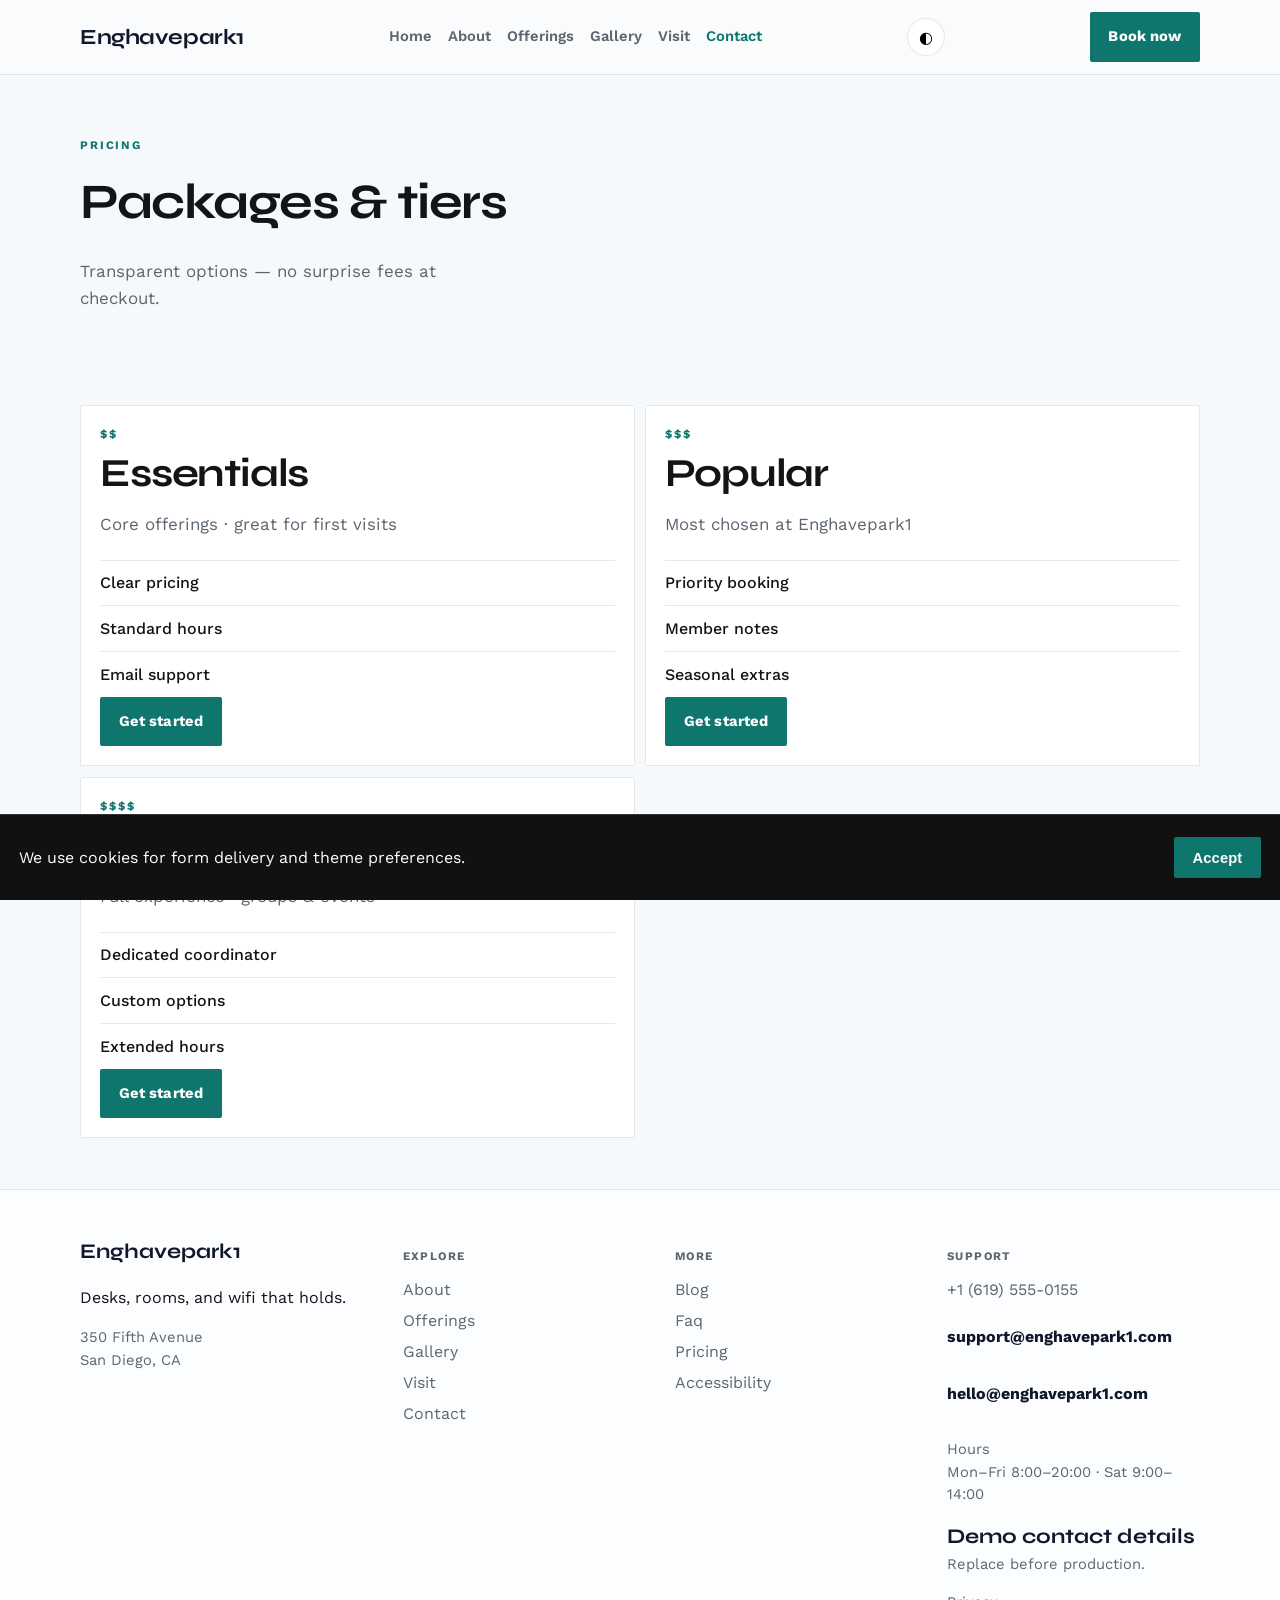
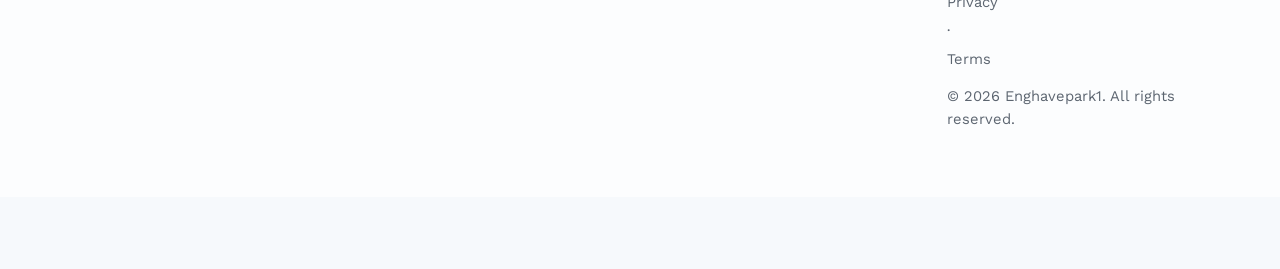
<file: pricing.html>
<!DOCTYPE html>
<html lang="en">
<head>
  <meta charset="UTF-8" />
  <meta name="viewport" content="width=device-width, initial-scale=1" />
  <title>Pricing | Enghavepark1</title>
  <meta name="description" content="Packages and pricing" />
  <meta property="og:title" content="Pricing | Enghavepark1" />
  <meta property="og:description" content="Packages and pricing" />
  <meta property="og:type" content="website" />
  <meta name="twitter:card" content="summary_large_image" />
  <meta name="twitter:title" content="Pricing | Enghavepark1" />
  <meta name="twitter:description" content="Packages and pricing" />
  <meta property="og:image" content="assets/img-1.jpg" />
  <meta name="twitter:image" content="assets/img-1.jpg" />
  <meta property="og:url" content="https://enghavepark1.github.io" />
  <script type="application/ld+json">{"@context": "https://schema.org", "@type": "LocalBusiness", "name": "Enghavepark1", "description": "Desks, rooms, and wifi that holds.", "url": "https://enghavepark1.github.io", "image": "assets/img-1.jpg"}</script>
<script type="application/ld+json">{"@context": "https://schema.org", "@type": "FAQPage", "mainEntity": [{"@type": "Question", "name": "Where are you?", "acceptedAnswer": {"@type": "Answer", "text": "350 Fifth Avenue, San Diego, CA. See the map on Visit."}}, {"@type": "Question", "name": "How do I reach support?", "acceptedAnswer": {"@type": "Answer", "text": "Use the Contact form or email support@enghavepark1.com. We reply during open hours."}}, {"@type": "Question", "name": "How do I book?", "acceptedAnswer": {"@type": "Answer", "text": "Send a message on Contact, email bookings@enghavepark1.com, or call +1 (619) 555-0155."}}, {"@type": "Question", "name": "Are prices current?", "acceptedAnswer": {"@type": "Answer", "text": "Listed prices are current and may shift with seasons — we update this site when they do."}}, {"@type": "Question", "name": "Do you take groups?", "acceptedAnswer": {"@type": "Answer", "text": "Yes for many bookings — tell us the size and date and we'll confirm what Enghavepark1 can host."}}, {"@type": "Question", "name": "What should I bring?", "acceptedAnswer": {"@type": "Answer", "text": "Just yourself (and any notes on allergies, sizes, or preferences). We'll handle the rest."}}, {"@type": "Question", "name": "Can I book for someone else?", "acceptedAnswer": {"@type": "Answer", "text": "Yes — include their name and preferences in the contact form."}}, {"@type": "Question", "name": "Is parking available?", "acceptedAnswer": {"@type": "Answer", "text": "See Locations for the branch closest to you in San Diego."}}, {"@type": "Question", "name": "Do you take walk-ins at Enghavepark1?", "acceptedAnswer": {"@type": "Answer", "text": "Yes when capacity allows — check Visit for peak hours."}}, {"@type": "Question", "name": "Do you host private events?", "acceptedAnswer": {"@type": "Answer", "text": "Contact us with date, headcount and offerings preferences."}}, {"@type": "Question", "name": "Where can I read updates?", "acceptedAnswer": {"@type": "Answer", "text": "Blog and Journal pages publish changes before social media."}}, {"@type": "Question", "name": "How do I join the team?", "acceptedAnswer": {"@type": "Answer", "text": "Open roles are listed on Careers — we reply to every application."}}, {"@type": "Question", "name": "Is the space accessible?", "acceptedAnswer": {"@type": "Answer", "text": "See our Accessibility page for entrance, seating and restroom notes."}}, {"@type": "Question", "name": "Do you offer gift cards?", "acceptedAnswer": {"@type": "Answer", "text": "Yes — see our Gift Cards page for digital and in-store options."}}]}</script>
<script type="application/ld+json">{"@context": "https://schema.org", "@type": "WebSite", "name": "Enghavepark1", "url": "https://enghavepark1.github.io", "description": "Desks, rooms, and wifi that holds."}</script>
  <link rel="canonical" href="https://enghavepark1.github.io/pricing.html" />
  <link rel="alternate" hreflang="en" href="https://enghavepark1.github.io/pricing.html" />
  <link rel="alternate" hreflang="x-default" href="https://enghavepark1.github.io/index.html" />
  <meta name="theme-color" content="#111111" />
  <link rel="preconnect" href="https://fonts.googleapis.com" />
  <link rel="preconnect" href="https://fonts.gstatic.com" crossorigin />
  <link href="https://fonts.googleapis.com/css2?family=Syne:wght@600;700;800&family=Work+Sans:wght@400;500;600;700&display=swap" rel="stylesheet" />
  <link rel="stylesheet" href="styles.css" />
  <link rel="icon" href="favicon.svg" type="image/svg+xml" />
</head>
<body>

  <header class="top">
    <div class="shell bar">
      <a class="logo" href="index.html">Enghavepark1</a>
      <button class="nav-toggle" type="button" aria-label="Open menu" data-nav-toggle>
        <span></span><span></span><span></span>
      </button>
      <nav data-nav><a href="index.html">Home</a><a href="about.html">About</a><a href="offerings.html">Offerings</a><a href="gallery.html">Gallery</a><a href="visit.html">Visit</a><a href="contact.html" class="on">Contact</a></nav>
      <button type="button" class="theme-toggle" data-theme-toggle aria-label="Toggle dark mode">◐</button>
      <a class="cta" href="contact.html" data-open-book>Book now</a>
    </div>
  </header>  <main class="page">
    <section class="page-hero"><div class="shell">
      <p class="eyebrow">Pricing</p>
      <h1>Packages &amp; tiers</h1>
      <p class="lead">Transparent options — no surprise fees at checkout.</p>
    </div></section>
    <section class="block"><div class="shell value-grid"><article class="price-tier reveal">
      <p class="eyebrow">$$</p>
      <h2>Essentials</h2>
      <p class="lead">Core offerings · great for first visits</p>
      <ul class="checks"><li>Clear pricing</li><li>Standard hours</li><li>Email support</li></ul>
      <a class="btn solid" href="contact.html" data-open-book>Get started</a>
    </article><article class="price-tier reveal">
      <p class="eyebrow">$$$</p>
      <h2>Popular</h2>
      <p class="lead">Most chosen at Enghavepark1</p>
      <ul class="checks"><li>Priority booking</li><li>Member notes</li><li>Seasonal extras</li></ul>
      <a class="btn solid" href="contact.html" data-open-book>Get started</a>
    </article><article class="price-tier reveal">
      <p class="eyebrow">$$$$</p>
      <h2>Premium</h2>
      <p class="lead">Full experience · groups &amp; events</p>
      <ul class="checks"><li>Dedicated coordinator</li><li>Custom options</li><li>Extended hours</li></ul>
      <a class="btn solid" href="contact.html" data-open-book>Get started</a>
    </article></div></section>
  </main>
  <footer class="foot">
    <div class="shell foot-grid">
      <div>
        <strong>Enghavepark1</strong>
        <p>Desks, rooms, and wifi that holds.</p>
        <p class="foot-meta">350 Fifth Avenue<br/>San Diego, CA</p>
      </div>
      <div>
        <p class="fh">Explore</p>
        <a href="about.html">About</a><a href="offerings.html">Offerings</a><a href="gallery.html">Gallery</a><a href="visit.html">Visit</a><a href="contact.html">Contact</a>
      </div>
      <div>
        <p class="fh">More</p>
        <a href="blog.html">Blog</a><a href="faq.html">Faq</a><a href="pricing.html">Pricing</a><a href="accessibility.html">Accessibility</a>
      </div>
      <div>
        <p class="fh">Support</p>
        <a href="tel:+16195550155">+1 (619) 555-0155</a>
        <p class="mail-plain">support@enghavepark1.com</p>
        <p class="mail-plain">hello@enghavepark1.com</p>
        <p class="foot-meta">Hours<br/>Mon–Fri 8:00–20:00 · Sat 9:00–14:00</p>
        <p class="foot-meta"><strong>Demo contact details</strong><br/>Replace before production.</p>
        <p class="foot-meta"><a href="privacy.html">Privacy</a> · <a href="terms.html">Terms</a></p>
        <p class="foot-meta">© 2026 Enghavepark1. All rights reserved.</p>
      </div>
    </div>
  </footer>
  <div class="cookie-bar" data-cookie-bar hidden>
    <p>We use cookies for form delivery and theme preferences.</p>
    <button type="button" class="btn solid" data-cookie-accept>Accept</button>
  </div>
  <div class="mobile-cta">
    <a href="tel:+16195550155">Call</a>
    <button type="button" data-open-book>Book</button>
    <a href="visit.html">Map</a>
  </div>
  <div class="toast" data-toast hidden></div>

  <div class="modal" data-book-modal hidden>
    <div class="modal-card">
      <button class="modal-close" type="button" data-close-book aria-label="Close">×</button>
      <p class="eyebrow">Quick request</p>
      <h3>Contact Enghavepark1</h3>
      <p class="lead">Send the essentials and we will reply by email.</p>
      <form class="contact-form compact" data-quick-book data-support="support@enghavepark1.com">
        <label>Name<input name="name" required placeholder="Your name" /></label>
        <label>Email<input type="email" name="email" required placeholder="you@email.com" /></label>
        <label>Timing<input name="when" required placeholder="Preferred date or timeline" /></label>
        <label>Notes<textarea name="message" rows="3" placeholder="Project, product, service or other details…"></textarea></label>
        <button class="btn solid" type="submit">Book</button>
      </form>
    </div>
  </div>

  <div class="lightbox" data-lightbox hidden>
    <button class="modal-close" type="button" data-lightbox-close aria-label="Close">×</button>
    <img data-lightbox-img alt="" />
    <div class="lightbox-nav">
      <button type="button" data-lightbox-prev>‹</button>
      <button type="button" data-lightbox-next>›</button>
    </div>
  </div>
  <script src="site.js"></script>
</body></html>
</file>
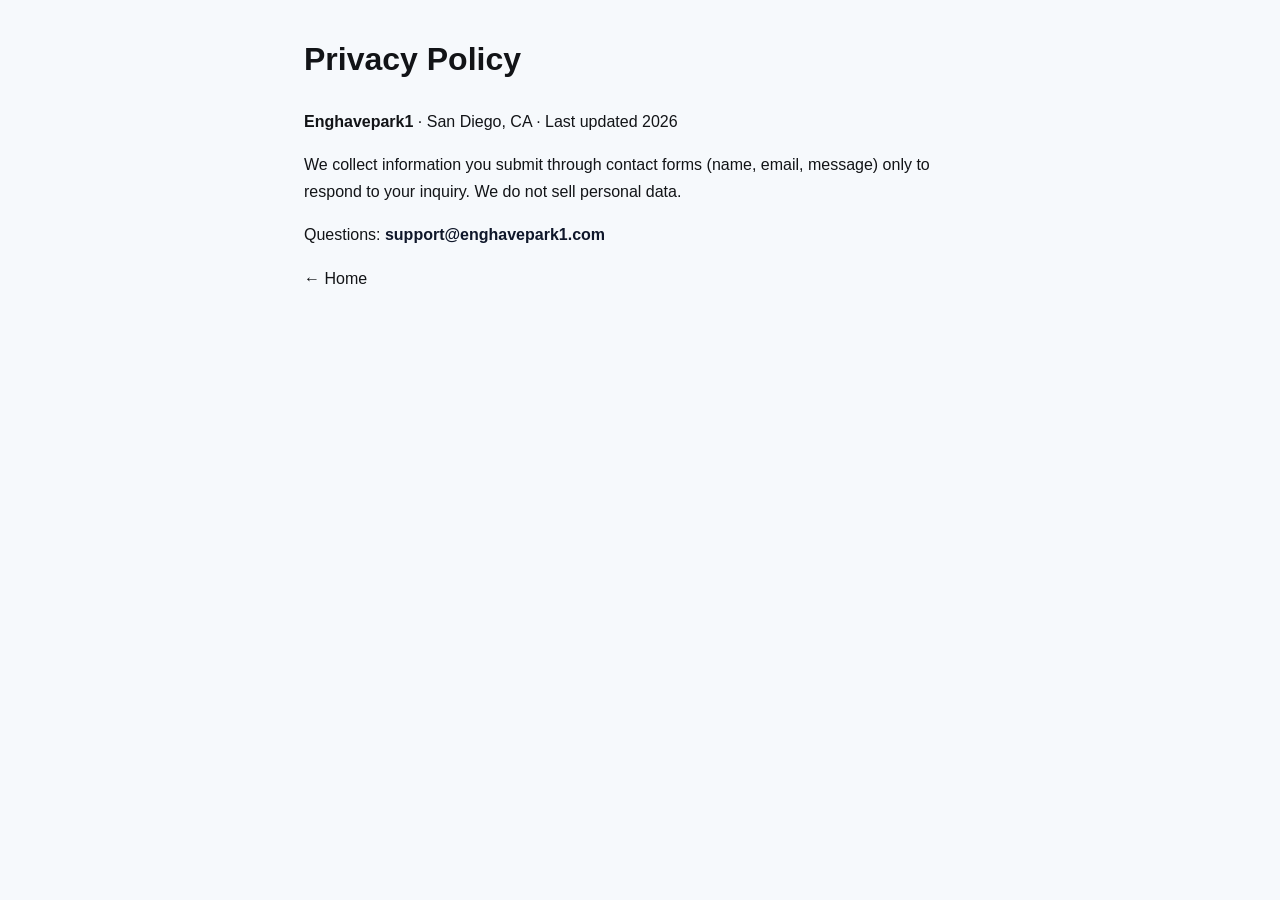
<file: privacy.html>
<!DOCTYPE html>
<html lang="en"><head><meta charset="UTF-8"><meta name="viewport" content="width=device-width,initial-scale=1">
<title>Privacy Policy | Enghavepark1</title>
<meta name="description" content="Privacy information for Enghavepark1">
<link rel="stylesheet" href="styles.css"></head>
<body><main class="page" style="max-width:720px;margin:2rem auto;padding:0 1.5rem;line-height:1.7">
<h1>Privacy Policy</h1>
<p><strong>Enghavepark1</strong> · San Diego, CA · Last updated 2026</p>
<p>We collect information you submit through contact forms (name, email, message) only to respond to your inquiry. We do not sell personal data.</p>
<p>Questions: <span class="mail-plain">support@enghavepark1.com</span></p>
<p><a href="index.html">← Home</a></p>
</main></body></html>
</file>
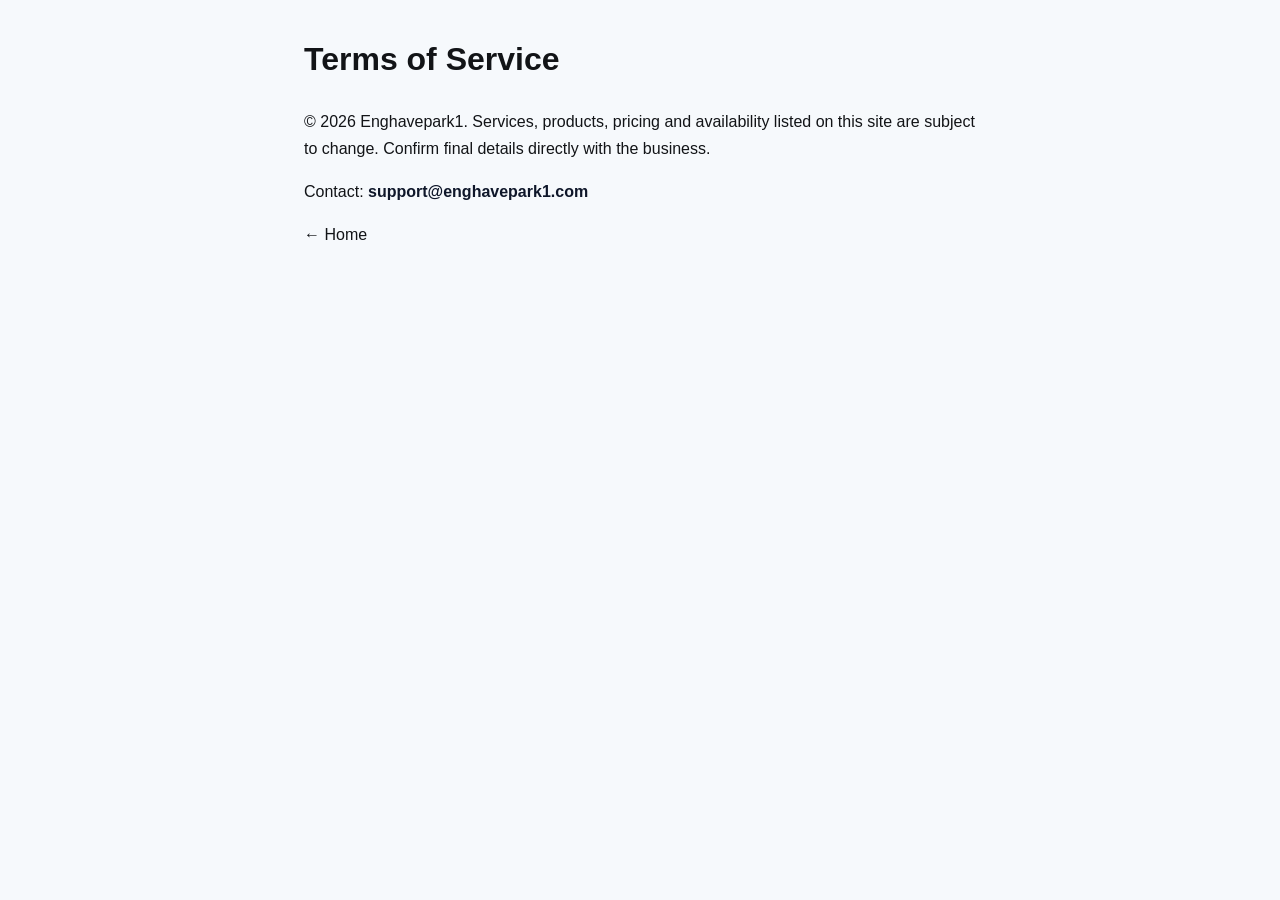
<file: terms.html>
<!DOCTYPE html>
<html lang="en"><head><meta charset="UTF-8"><meta name="viewport" content="width=device-width,initial-scale=1">
<title>Terms of Service | Enghavepark1</title>
<meta name="description" content="Terms and conditions for Enghavepark1">
<link rel="stylesheet" href="styles.css"></head>
<body><main class="page" style="max-width:720px;margin:2rem auto;padding:0 1.5rem;line-height:1.7">
<h1>Terms of Service</h1>
<p>© 2026 Enghavepark1. Services, products, pricing and availability listed on this site are subject to change. Confirm final details directly with the business.</p>
<p>Contact: <span class="mail-plain">support@enghavepark1.com</span></p>
<p><a href="index.html">← Home</a></p>
</main></body></html>
</file>
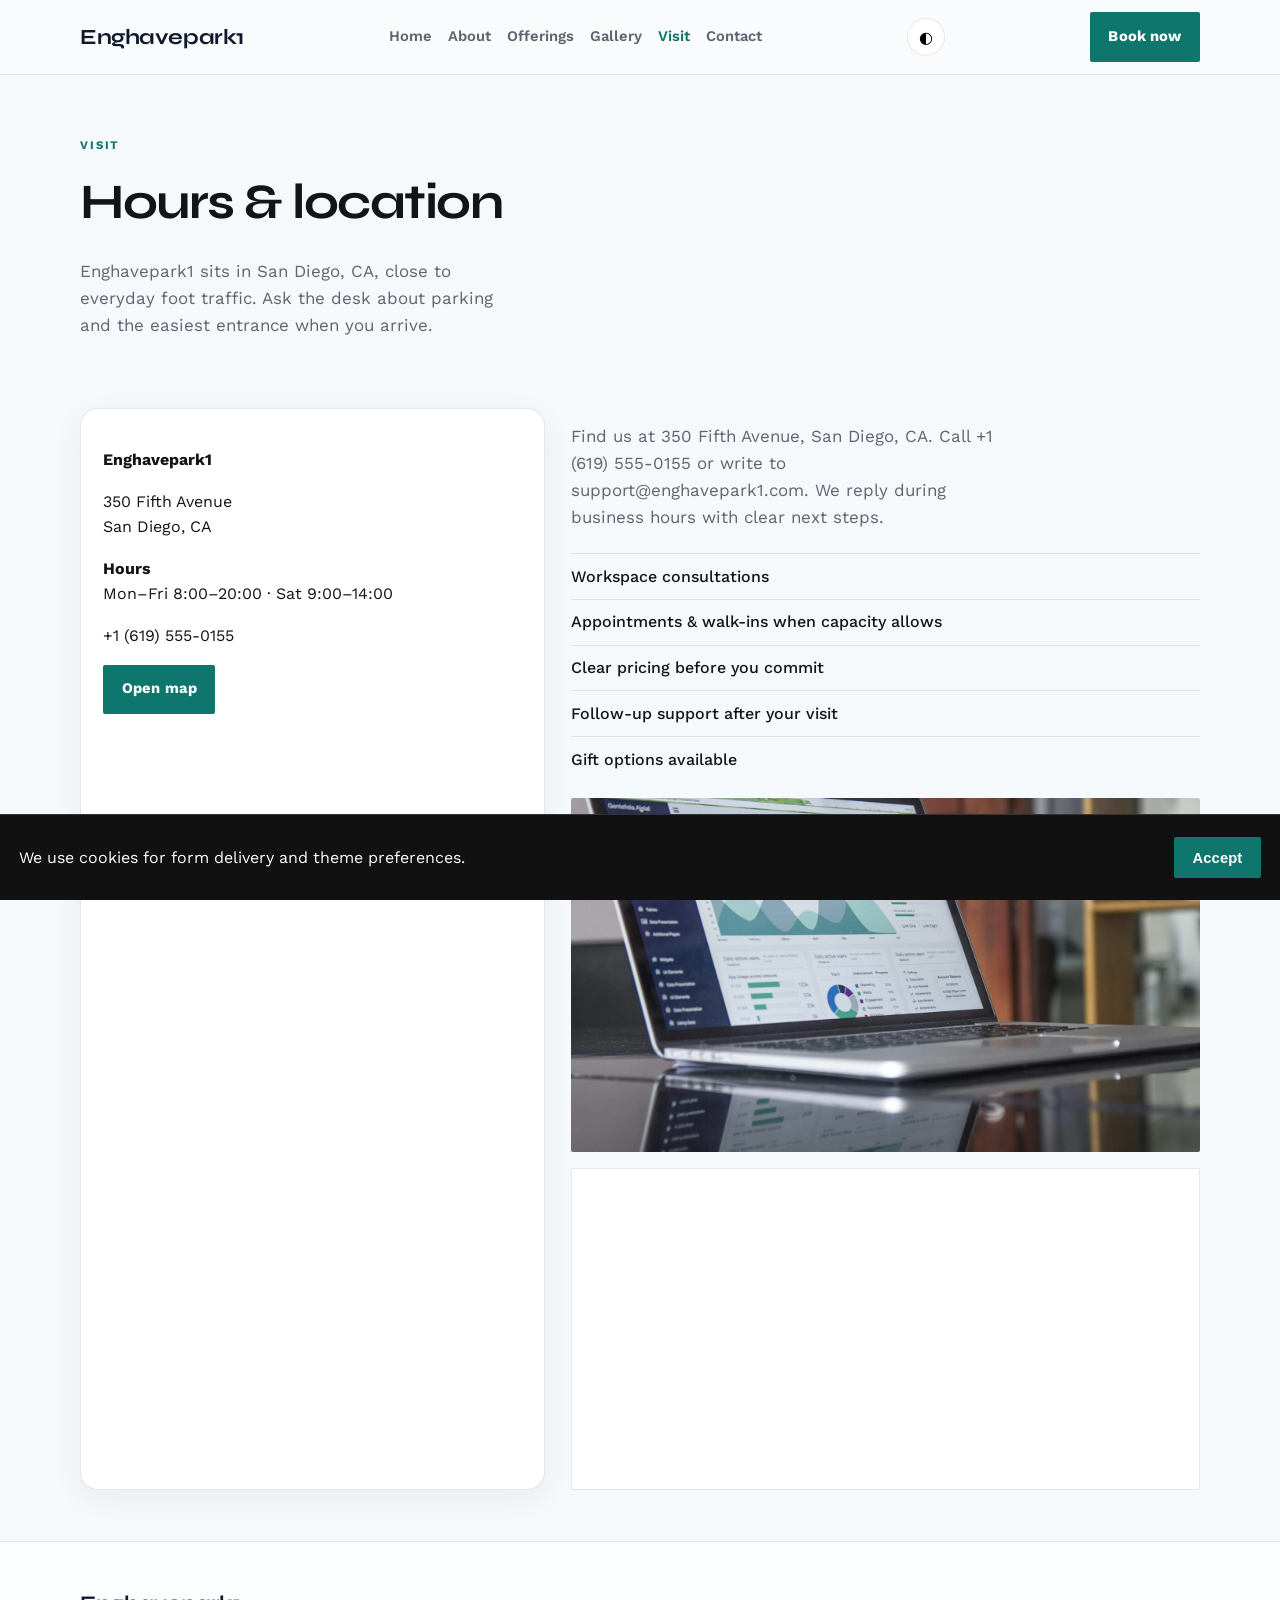
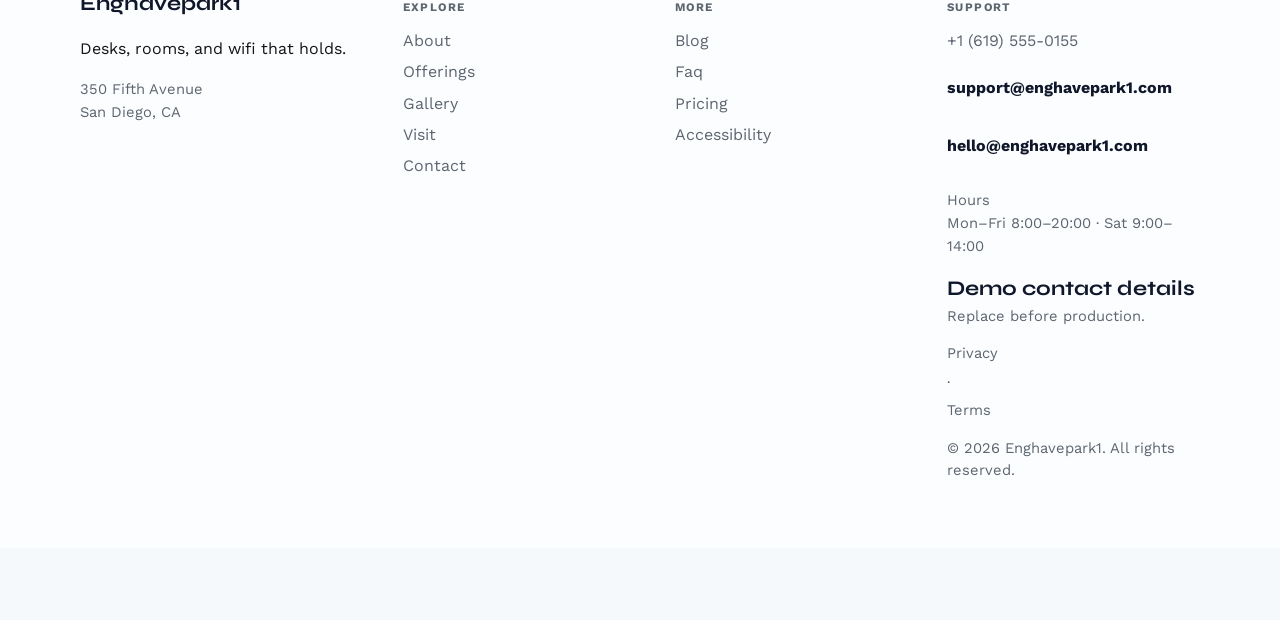
<file: visit.html>
<!DOCTYPE html>
<html lang="en">
<head>
  <meta charset="UTF-8" />
  <meta name="viewport" content="width=device-width, initial-scale=1" />
  <title>Visit | Enghavepark1</title>
  <meta name="description" content="Mon–Fri 8:00–20:00 · Sat 9:00–14:00" />
  <meta property="og:title" content="Visit | Enghavepark1" />
  <meta property="og:description" content="Mon–Fri 8:00–20:00 · Sat 9:00–14:00" />
  <meta property="og:type" content="website" />
  <meta name="twitter:card" content="summary_large_image" />
  <meta name="twitter:title" content="Visit | Enghavepark1" />
  <meta name="twitter:description" content="Mon–Fri 8:00–20:00 · Sat 9:00–14:00" />
  <meta property="og:image" content="assets/img-1.jpg" />
  <meta name="twitter:image" content="assets/img-1.jpg" />
  <meta property="og:url" content="https://enghavepark1.github.io" />
  <script type="application/ld+json">{"@context": "https://schema.org", "@type": "LocalBusiness", "name": "Enghavepark1", "description": "Desks, rooms, and wifi that holds.", "url": "https://enghavepark1.github.io", "image": "assets/img-1.jpg"}</script>
<script type="application/ld+json">{"@context": "https://schema.org", "@type": "FAQPage", "mainEntity": [{"@type": "Question", "name": "Where are you?", "acceptedAnswer": {"@type": "Answer", "text": "350 Fifth Avenue, San Diego, CA. See the map on Visit."}}, {"@type": "Question", "name": "How do I reach support?", "acceptedAnswer": {"@type": "Answer", "text": "Use the Contact form or email support@enghavepark1.com. We reply during open hours."}}, {"@type": "Question", "name": "How do I book?", "acceptedAnswer": {"@type": "Answer", "text": "Send a message on Contact, email bookings@enghavepark1.com, or call +1 (619) 555-0155."}}, {"@type": "Question", "name": "Are prices current?", "acceptedAnswer": {"@type": "Answer", "text": "Listed prices are current and may shift with seasons — we update this site when they do."}}, {"@type": "Question", "name": "Do you take groups?", "acceptedAnswer": {"@type": "Answer", "text": "Yes for many bookings — tell us the size and date and we'll confirm what Enghavepark1 can host."}}, {"@type": "Question", "name": "What should I bring?", "acceptedAnswer": {"@type": "Answer", "text": "Just yourself (and any notes on allergies, sizes, or preferences). We'll handle the rest."}}, {"@type": "Question", "name": "Can I book for someone else?", "acceptedAnswer": {"@type": "Answer", "text": "Yes — include their name and preferences in the contact form."}}, {"@type": "Question", "name": "Is parking available?", "acceptedAnswer": {"@type": "Answer", "text": "See Locations for the branch closest to you in San Diego."}}, {"@type": "Question", "name": "Do you take walk-ins at Enghavepark1?", "acceptedAnswer": {"@type": "Answer", "text": "Yes when capacity allows — check Visit for peak hours."}}, {"@type": "Question", "name": "Do you host private events?", "acceptedAnswer": {"@type": "Answer", "text": "Contact us with date, headcount and offerings preferences."}}, {"@type": "Question", "name": "Where can I read updates?", "acceptedAnswer": {"@type": "Answer", "text": "Blog and Journal pages publish changes before social media."}}, {"@type": "Question", "name": "How do I join the team?", "acceptedAnswer": {"@type": "Answer", "text": "Open roles are listed on Careers — we reply to every application."}}, {"@type": "Question", "name": "Is the space accessible?", "acceptedAnswer": {"@type": "Answer", "text": "See our Accessibility page for entrance, seating and restroom notes."}}, {"@type": "Question", "name": "Do you offer gift cards?", "acceptedAnswer": {"@type": "Answer", "text": "Yes — see our Gift Cards page for digital and in-store options."}}]}</script>
<script type="application/ld+json">{"@context": "https://schema.org", "@type": "WebSite", "name": "Enghavepark1", "url": "https://enghavepark1.github.io", "description": "Desks, rooms, and wifi that holds."}</script>
  <link rel="canonical" href="https://enghavepark1.github.io/visit.html" />
  <link rel="alternate" hreflang="en" href="https://enghavepark1.github.io/visit.html" />
  <link rel="alternate" hreflang="x-default" href="https://enghavepark1.github.io/index.html" />
  <meta name="theme-color" content="#111111" />
  <link rel="preconnect" href="https://fonts.googleapis.com" />
  <link rel="preconnect" href="https://fonts.gstatic.com" crossorigin />
  <link href="https://fonts.googleapis.com/css2?family=Syne:wght@600;700;800&family=Work+Sans:wght@400;500;600;700&display=swap" rel="stylesheet" />
  <link rel="stylesheet" href="styles.css" />
  <link rel="icon" href="favicon.svg" type="image/svg+xml" />
</head>
<body>

  <header class="top">
    <div class="shell bar">
      <a class="logo" href="index.html">Enghavepark1</a>
      <button class="nav-toggle" type="button" aria-label="Open menu" data-nav-toggle>
        <span></span><span></span><span></span>
      </button>
      <nav data-nav><a href="index.html">Home</a><a href="about.html">About</a><a href="offerings.html">Offerings</a><a href="gallery.html">Gallery</a><a href="visit.html" class="on">Visit</a><a href="contact.html">Contact</a></nav>
      <button type="button" class="theme-toggle" data-theme-toggle aria-label="Toggle dark mode">◐</button>
      <a class="cta" href="contact.html" data-open-book>Book now</a>
    </div>
  </header>  <main class="page">
    <section class="page-hero"><div class="shell">
      <p class="eyebrow">Visit</p><h1>Hours &amp; location</h1><p class="lead">Enghavepark1 sits in San Diego, CA, close to everyday foot traffic. Ask the desk about parking and the easiest entrance when you arrive.</p>
    </div></section>
    <section class="block"><div class="shell visit-grid">
      <aside class="card"><p><strong>Enghavepark1</strong></p>
      <p>350 Fifth Avenue<br/>San Diego, CA</p>
      <p><strong>Hours</strong><br/>Mon–Fri 8:00–20:00 · Sat 9:00–14:00</p>
      <p><a href="tel:+16195550155">+1 (619) 555-0155</a></p>
      <a class="btn solid" href="https://www.google.com/maps/search/?api=1&query=350+Fifth+Avenue%2C+San+Diego%2C+CA" target="_blank" rel="noopener">Open map</a></aside>
      <div><p class="lead">Find us at 350 Fifth Avenue, San Diego, CA. Call +1 (619) 555-0155 or write to support@enghavepark1.com. We reply during business hours with clear next steps.</p><ul class="checks"><li>Workspace consultations</li>
<li>Appointments & walk-ins when capacity allows</li>
<li>Clear pricing before you commit</li>
<li>Follow-up support after your visit</li>
<li>Gift options available</li></ul>
      <img class="solo wide" src="assets/img-6.jpg" alt="visit" />
      <div class="map-wrap"><iframe title="Map" src="https://maps.google.com/maps?q=350+Fifth+Avenue%2C+San+Diego%2C+CA&z=15&output=embed" loading="lazy" allowfullscreen></iframe></div></div>
    </div></section>
  </main>
  <footer class="foot">
    <div class="shell foot-grid">
      <div>
        <strong>Enghavepark1</strong>
        <p>Desks, rooms, and wifi that holds.</p>
        <p class="foot-meta">350 Fifth Avenue<br/>San Diego, CA</p>
      </div>
      <div>
        <p class="fh">Explore</p>
        <a href="about.html">About</a><a href="offerings.html">Offerings</a><a href="gallery.html">Gallery</a><a href="visit.html">Visit</a><a href="contact.html">Contact</a>
      </div>
      <div>
        <p class="fh">More</p>
        <a href="blog.html">Blog</a><a href="faq.html">Faq</a><a href="pricing.html">Pricing</a><a href="accessibility.html">Accessibility</a>
      </div>
      <div>
        <p class="fh">Support</p>
        <a href="tel:+16195550155">+1 (619) 555-0155</a>
        <p class="mail-plain">support@enghavepark1.com</p>
        <p class="mail-plain">hello@enghavepark1.com</p>
        <p class="foot-meta">Hours<br/>Mon–Fri 8:00–20:00 · Sat 9:00–14:00</p>
        <p class="foot-meta"><strong>Demo contact details</strong><br/>Replace before production.</p>
        <p class="foot-meta"><a href="privacy.html">Privacy</a> · <a href="terms.html">Terms</a></p>
        <p class="foot-meta">© 2026 Enghavepark1. All rights reserved.</p>
      </div>
    </div>
  </footer>
  <div class="cookie-bar" data-cookie-bar hidden>
    <p>We use cookies for form delivery and theme preferences.</p>
    <button type="button" class="btn solid" data-cookie-accept>Accept</button>
  </div>
  <div class="mobile-cta">
    <a href="tel:+16195550155">Call</a>
    <button type="button" data-open-book>Book</button>
    <a href="visit.html">Map</a>
  </div>
  <div class="toast" data-toast hidden></div>

  <div class="modal" data-book-modal hidden>
    <div class="modal-card">
      <button class="modal-close" type="button" data-close-book aria-label="Close">×</button>
      <p class="eyebrow">Quick request</p>
      <h3>Contact Enghavepark1</h3>
      <p class="lead">Send the essentials and we will reply by email.</p>
      <form class="contact-form compact" data-quick-book data-support="support@enghavepark1.com">
        <label>Name<input name="name" required placeholder="Your name" /></label>
        <label>Email<input type="email" name="email" required placeholder="you@email.com" /></label>
        <label>Timing<input name="when" required placeholder="Preferred date or timeline" /></label>
        <label>Notes<textarea name="message" rows="3" placeholder="Project, product, service or other details…"></textarea></label>
        <button class="btn solid" type="submit">Book</button>
      </form>
    </div>
  </div>

  <div class="lightbox" data-lightbox hidden>
    <button class="modal-close" type="button" data-lightbox-close aria-label="Close">×</button>
    <img data-lightbox-img alt="" />
    <div class="lightbox-nav">
      <button type="button" data-lightbox-prev>‹</button>
      <button type="button" data-lightbox-next>›</button>
    </div>
  </div>
  <script src="site.js"></script>
</body></html>
</file>
<file: styles.css>
:root {
  --ink:#121417; --muted:#5c6570; --paper:#f8fafc;
  --accent:#0f766e; --deep:#0f172a; --line:rgba(18,20,23,.10);
  --display:"Syne",Georgia,"Times New Roman",serif;
  --body:"Work Sans","Segoe UI",sans-serif; --shell:1120px;
  --radius:2px;
}
*{box-sizing:border-box} html{scroll-behavior:smooth}
body{margin:0;font-family:var(--body);color:var(--ink);background:var(--paper);line-height:1.6;padding-bottom:72px;-webkit-font-smoothing:antialiased}
a{color:inherit;text-decoration:none} img{max-width:100%;display:block}
.shell{width:min(var(--shell),calc(100% - 2.4rem));margin-inline:auto}
.sr{position:absolute;left:-9999px}
.mail-plain{display:inline-block;font-weight:700;color:var(--deep);word-break:break-all}
.support-banner{padding:1.25rem 1.35rem;margin:0 0 1.5rem;border:1px solid var(--line);border-left:4px solid var(--accent);background:#fff;border-radius:var(--radius)}
.support-mail{margin:.35rem 0 .5rem;font-family:var(--display);font-size:clamp(1.4rem,3vw,2rem);font-weight:700;color:var(--deep)}
.form-success{margin-top:1.2rem;padding:1.4rem;border:1px solid color-mix(in srgb,var(--accent) 35%,var(--line));background:#fff;border-radius:var(--radius)}
.form-success h3{margin:0 0 .5rem;font-family:var(--display);font-size:1.6rem}
.form-success[hidden],.contact-form[hidden]{display:none !important}
.contact-form select{width:100%;padding:.85rem 1rem;border:1px solid var(--line);border-radius:8px;font:inherit;background:#fff}
.top{position:sticky;top:0;z-index:40;backdrop-filter:blur(14px);background:color-mix(in srgb,var(--paper) 90%,white);border-bottom:1px solid var(--line)}
.bar{min-height:74px;display:flex;align-items:center;justify-content:space-between;gap:1rem;position:relative}
.logo{font-family:var(--display);font-weight:700;font-size:1.35rem;color:var(--deep);letter-spacing:-.02em}
nav{display:flex;flex-wrap:wrap;gap:1rem;font-weight:600;font-size:.92rem;color:var(--muted)}
nav a.on,nav a:hover{color:var(--accent)}
.nav-toggle{display:none;flex-direction:column;gap:5px;background:transparent;border:0;padding:.4rem;cursor:pointer}
.nav-toggle span{display:block;width:22px;height:2px;background:var(--deep)}
.cta,.btn{display:inline-flex;align-items:center;justify-content:center;padding:.8rem 1.15rem;border-radius:var(--radius);font-weight:700;font-size:.92rem;border:0;cursor:pointer;letter-spacing:.01em}
.cta,.btn.solid{background:var(--accent);color:#fff}
.btn.line{border:1px solid rgba(255,255,255,.55);color:#fff;background:transparent}
.btn.quiet{border:1px solid var(--line);background:#fff;color:var(--ink)}
.hero{position:relative;min-height:78vh;display:grid;align-items:end;color:#fff;overflow:hidden}
.hero-bg{position:absolute;inset:0;background-size:cover;background-position:center center;background-repeat:no-repeat}
.hero-shade{position:absolute;inset:0;background:linear-gradient(115deg,rgba(10,12,16,.72),rgba(10,12,16,.18))}
.hero-photo img{width:100%;aspect-ratio:16/9;object-fit:cover;object-position:center;display:block;max-height:min(78vh,900px)}
.hero-copy{position:relative;z-index:2;padding:5rem 0 3.8rem;max-width:720px}
.brand{margin:0 0 .75rem;font-family:var(--display);font-size:clamp(1.85rem,3.6vw,2.7rem);font-weight:700}
.hero h1,.page-hero h1{margin:0;font-family:var(--display);letter-spacing:-.03em;font-weight:700}
.hero h1{font-size:clamp(2.15rem,5.2vw,3.55rem);max-width:15ch;line-height:1.05}
.lede{margin:1.15rem 0 0;max-width:42ch;color:rgba(255,255,255,.9);font-size:1.08rem}
.actions{display:flex;flex-wrap:wrap;gap:.75rem;margin-top:1.7rem}
.promo{display:flex;justify-content:space-between;gap:1rem;align-items:center;margin:1.35rem auto;padding:1.05rem 1.25rem;background:#fff;border:1px solid var(--line);border-radius:var(--radius);box-shadow:0 8px 28px rgba(18,20,23,.04)}
.promo p{margin:0;font-weight:600}
.promo a{font-weight:800;color:var(--accent);white-space:nowrap}
.strip{border-bottom:1px solid var(--line);background:rgba(255,255,255,.5)}
.strip-row{display:flex;flex-wrap:wrap;gap:.8rem 1.5rem;padding:1.05rem 0;font-weight:700;color:var(--deep);font-size:.95rem}
.stats-band{border-bottom:1px solid var(--line);background:rgba(255,255,255,.72)}
.stats-row{display:grid;grid-template-columns:repeat(4,1fr);gap:1rem;padding:1.55rem 0}
.stat b{display:block;font-family:var(--display);font-size:1.65rem;color:var(--deep)}
.stat span{display:block;margin-top:.25rem;color:var(--muted);font-size:.88rem}
.mosaic{display:grid;grid-template-columns:1.2fr 1fr 1fr;gap:.85rem}
.mosaic img{width:100%;aspect-ratio:4/3;object-fit:cover;object-position:center;border-radius:var(--radius);display:block}
.block{padding:4.8rem 0}.block.tint{background:rgba(255,255,255,.58);border-block:1px solid var(--line)}
.eyebrow{margin:0 0 .55rem;font-size:.72rem;font-weight:700;letter-spacing:.16em;text-transform:uppercase;color:var(--accent)}
h2{margin:0;font-family:var(--display);font-size:clamp(1.85rem,3.1vw,2.55rem);letter-spacing:-.03em;max-width:18ch;line-height:1.1}
.lead{margin:.95rem 0 0;color:var(--muted);max-width:52ch;font-size:1.06rem}
.split{display:grid;grid-template-columns:1.1fr .9fr;gap:2.2rem;align-items:start}
.amenity-grid,.contact-grid,.newsletter{display:grid;grid-template-columns:1.1fr .9fr;gap:2.2rem;align-items:start}
.checks,.why,.hours{margin:1.35rem 0 0;padding:0;list-style:none}
.checks li,.why li,.hours li{padding:.6rem 0;border-top:1px solid var(--line);font-weight:500}
.hours-card,.card{background:#fff;border:1px solid var(--line);border-radius:var(--radius);padding:1.4rem;box-shadow:0 10px 30px rgba(18,20,23,.035)}
.card-actions{display:flex;flex-wrap:wrap;gap:.6rem;margin-top:1rem}
.stack-card p{margin:0 0 1rem}
.about-photos{display:grid;gap:.85rem}
.about-photos img,.solo{width:100%;aspect-ratio:4/3;object-fit:cover;object-position:center;border-radius:var(--radius)}
.solo.wide{aspect-ratio:16/9;margin-top:1rem}
.menu-grid{margin-top:2rem;display:grid;grid-template-columns:repeat(3,1fr);gap:1rem}
.menu-list{margin-top:1.5rem;display:grid;gap:.85rem}
.menu-list .item{padding:1.1rem 1.2rem}
.item{background:#fff;border:1px solid var(--line);border-radius:var(--radius);padding:1.2rem;position:relative;box-shadow:0 8px 24px rgba(18,20,23,.03)}
.item.soft{background:color-mix(in srgb,var(--paper) 70%,white)}
.item-top{display:flex;justify-content:space-between;gap:.5rem;align-items:baseline}
.item h3{margin:0 0 .35rem;font-family:var(--display);font-size:1.25rem}
.item p{margin:0;color:var(--muted)}
.item .tag{margin-top:.7rem;font-size:.72rem;font-weight:800;letter-spacing:.1em;text-transform:uppercase;color:var(--accent)}
.price{font-weight:700;color:var(--accent);white-space:nowrap}
.process{list-style:none;margin:2rem 0 0;padding:0;display:grid;gap:1rem}
.process li{display:grid;grid-template-columns:64px 1fr;gap:1rem;padding:1rem 0;border-top:1px solid var(--line)}
.process span{font-family:var(--display);font-size:1.5rem;color:var(--accent)}
.quotes{display:grid;grid-template-columns:repeat(3,1fr);gap:1rem;margin-top:1.5rem}
blockquote{margin:0;padding:1.3rem;background:#fff;border:1px solid var(--line);border-radius:var(--radius)}
blockquote p{margin:0;font-family:var(--display);font-size:1.25rem;line-height:1.25}
blockquote footer{margin-top:.85rem;color:var(--muted);font-size:.9rem}
.value-grid,.team-grid{display:grid;grid-template-columns:repeat(2,1fr);gap:1rem;margin-top:1.5rem}
.two-col{display:grid;grid-template-columns:1fr 1fr;gap:2rem;align-items:start}
.value-grid article,.person,.team-card{background:#fff;border:1px solid var(--line);border-radius:var(--radius);padding:1.2rem;overflow:hidden}
.team-card img{width:100%;aspect-ratio:1;object-fit:cover;object-position:center top;border-radius:calc(var(--radius) - 4px);margin:0 0 .85rem;display:block}
.team-card h3{margin:0 0 .25rem;font-family:var(--display);font-size:1.2rem}
.team-card .eyebrow{margin:0 0 .5rem}
.team-card p:last-child{margin:0;color:var(--muted);line-height:1.55}
.person .role{color:var(--accent);font-weight:700;margin:.2rem 0 .5rem}
img{max-width:100%;height:auto;display:block}
picture,figure{margin:0}
.faq details{border-top:1px solid var(--line);padding:1rem 0}
.faq summary{cursor:pointer;font-weight:700}
.faq p{margin:.6rem 0 0;color:var(--muted)}
.page-hero{padding:3.8rem 0 1.1rem}
.page-hero h1{font-size:clamp(2.1rem,4vw,3.1rem);max-width:16ch}
.page .lead{color:var(--muted)}
.gallery-rich{display:grid;grid-template-columns:repeat(2,1fr);gap:1rem}
.gallery-rich figure{margin:0}
.gallery-rich img{width:100%;aspect-ratio:4/3;object-fit:cover;object-position:center;border-radius:var(--radius)}
.gallery-rich figcaption{margin-top:.45rem;color:var(--muted);font-size:.88rem}
.visit-grid{display:grid;grid-template-columns:.85fr 1.15fr;gap:1.6rem}
.map-wrap{margin-top:1rem;border-radius:var(--radius);overflow:hidden;border:1px solid var(--line);background:#fff}
.map-wrap iframe{width:100%;height:320px;border:0;display:block}
.map-note{margin:.55rem 1rem 1rem;font-size:.9rem}
.map-note a{color:var(--accent);font-weight:700}
.contact-form,.news-form{display:grid;gap:.9rem;margin-top:1rem}
.contact-form label{display:grid;gap:.35rem;font-weight:700;font-size:.9rem}
.contact-form input,.contact-form textarea,.news-form input{width:100%;padding:.9rem 1rem;border:1px solid var(--line);border-radius:8px;font:inherit;background:#fff}
.contact-form input:focus,.contact-form textarea:focus,.contact-form select:focus,.news-form input:focus{outline:2px solid color-mix(in srgb,var(--accent) 45%,white);border-color:var(--accent)}
.news-form{grid-template-columns:1fr auto;align-items:center}
.form-note{margin:0;color:var(--muted);font-size:.88rem}
.cta-band{padding:4rem 0;background:var(--deep);color:#fff}
.cta-band h2{color:#fff;max-width:16ch}
.cta-band p{color:rgba(255,255,255,.86);max-width:46ch}
.center-cta{text-align:center;margin-top:2rem}
.textlink{display:inline-block;margin-top:1rem;font-weight:700;color:var(--accent)}
.foot{border-top:1px solid var(--line);padding:2.8rem 0 3.2rem;background:rgba(255,255,255,.72)}
.foot-grid{display:grid;grid-template-columns:1.2fr 1fr 1fr 1fr;gap:1.2rem}
.fh{font-size:.72rem;font-weight:700;letter-spacing:.12em;text-transform:uppercase;color:var(--muted)}
.foot a{display:block;margin:.35rem 0;color:var(--muted)}
.foot a:hover{color:var(--accent)}
.foot strong{font-family:var(--display);font-size:1.3rem;color:var(--deep)}
.foot-meta{color:var(--muted);font-size:.92rem;line-height:1.55}
.mobile-cta{display:none;position:fixed;left:0;right:0;bottom:0;z-index:50;background:#fff;border-top:1px solid var(--line);grid-template-columns:1fr 1fr 1fr}
.mobile-cta a,.mobile-cta button{text-align:center;padding:.95rem .4rem;font-weight:800;font-size:.85rem;color:var(--deep);background:transparent;border:0;font-family:inherit;cursor:pointer}
.mobile-cta a:nth-child(2),.mobile-cta button:nth-child(2){background:var(--accent);color:#fff}
.toast{position:fixed;left:50%;bottom:5.5rem;transform:translateX(-50%);background:var(--deep);color:#fff;padding:.9rem 1.2rem;border-radius:999px;font-weight:700;z-index:80;box-shadow:0 12px 32px rgba(0,0,0,.22)}
.btn.mini{padding:.45rem .7rem;font-size:.78rem}
.item-actions{display:flex;flex-wrap:wrap;gap:.45rem;margin-top:.9rem}
.offer-tools{margin-bottom:1rem}
.offer-tools input{width:min(420px,100%);padding:.85rem 1rem;border:1px solid var(--line);border-radius:8px;font:inherit;background:#fff}
.saved-tray{margin:1rem 0;padding:1rem;border:1px dashed var(--line);background:#fff;border-radius:var(--radius)}
.saved-tray ul{margin:.5rem 0 1rem;padding-left:1.1rem}
.open-badge{display:inline-flex;align-items:center;gap:.35rem;padding:.35rem .65rem;border-radius:999px;font-size:.75rem;font-weight:800;letter-spacing:.04em;text-transform:uppercase;background:#ecfdf5;color:#166534;border:1px solid #86efac}
.open-badge.closed{background:#fef2f2;color:#991b1b;border-color:#fecaca}
.open-badge.unknown{background:#f8fafc;color:#475569;border-color:#cbd5e1}
.text-cta{border:0;background:transparent;color:var(--accent);font-weight:800;cursor:pointer;font:inherit;padding:0}
.copy-btn{margin-left:.45rem;border:1px solid var(--line);background:#fff;border-radius:6px;padding:.2rem .45rem;font-size:.72rem;font-weight:700;cursor:pointer}
.gal-btn{display:block;width:100%;padding:0;border:0;background:transparent;cursor:zoom-in}
.gal-btn img{width:100%;aspect-ratio:4/3;object-fit:cover;object-position:center;border-radius:var(--radius)}
.modal,.lightbox{position:fixed;inset:0;z-index:90;background:rgba(10,12,16,.72);display:grid;place-items:center;padding:1rem}
.modal[hidden],.lightbox[hidden]{display:none !important}
.modal-card{width:min(480px,100%);background:var(--paper);border-radius:14px;padding:1.4rem 1.4rem 1.2rem;position:relative;border:1px solid var(--line);box-shadow:0 24px 60px rgba(0,0,0,.28)}
.modal-card h3{margin:.2rem 0 .4rem;font-family:var(--display);font-size:1.7rem}
.modal-close{position:absolute;top:.55rem;right:.7rem;border:0;background:transparent;font-size:1.6rem;cursor:pointer;line-height:1;color:var(--muted)}
.contact-form.compact{margin-top:.8rem}
.lightbox img{max-width:min(960px,92vw);max-height:82vh;object-fit:contain;border-radius:10px;background:#000}
.lightbox-nav{position:absolute;bottom:1.2rem;display:flex;gap:.6rem}
.lightbox-nav button{border:0;background:#fff;color:#111;width:44px;height:44px;border-radius:50%;font-size:1.4rem;cursor:pointer}
.item.is-saved{outline:2px solid color-mix(in srgb,var(--accent) 55%,white)}
.item.is-hidden{display:none}
@media(max-width:900px){
  .nav-toggle{display:flex}
  nav{display:none;position:absolute;top:74px;left:0;right:0;background:var(--paper);border-bottom:1px solid var(--line);padding:1rem;flex-direction:column;gap:.9rem}
  nav.open{display:flex}
  .cta{display:none}
  .split,.menu-grid,.quotes,.value-grid,.team-grid,.gallery-rich,.visit-grid,.foot-grid,.amenity-grid,.contact-grid,.newsletter,.news-form,.stats-row,.mosaic,.two-col{grid-template-columns:1fr}
  .mobile-cta{display:grid}
  .promo{flex-direction:column;align-items:flex-start}
}

.block{padding:3.2rem 0}
.item,.card,.person,blockquote,.promo{box-shadow:none;border-radius:2px}
.strip-row{font-size:.85rem}
.lede,.lead{max-width:40ch}


body{background:color-mix(in srgb,var(--paper) 94%,#dbeafe)}.block .shell{max-width:1240px}.stats-row,.value-grid,.menu-grid{gap:.65rem}.item,.card,.stat,blockquote{box-shadow:0 8px 30px rgba(15,23,42,.06);border-radius:18px}.hero.minimal-hero{min-height:60vh}.compare-table{background:var(--paper);border-radius:18px;overflow:hidden}

.prose-block .lead.wide{max-width:62ch}
.journal-card,.journal-entry{background:#fff;border:1px solid var(--line);border-radius:var(--radius);padding:1.2rem}
.journal-stack{display:grid;gap:1rem}
.compare-table{width:100%;border-collapse:collapse;margin-top:1rem}
.compare-table th,.compare-table td{border-top:1px solid var(--line);padding:.75rem;text-align:left}
.compare-table th{font-size:.72rem;letter-spacing:.12em;text-transform:uppercase;color:var(--muted)}
.gallery-hero{min-height:46vh;display:grid;align-items:end;color:#fff;background-size:cover;background-position:center;position:relative}
.gallery-hero::before{content:"";position:absolute;inset:0;background:linear-gradient(180deg,rgba(0,0,0,.15),rgba(0,0,0,.65))}
.gallery-hero .shell{position:relative;z-index:1;padding:3rem 0}
.page-hero.wide-hero h1{max-width:24ch}
.mosaic.teaser{grid-template-columns:repeat(3,1fr);max-height:420px;overflow:hidden}
.reveal{opacity:0;transform:translateY(14px);transition:opacity .5s ease,transform .5s ease}
.reveal.is-visible{opacity:1;transform:none}
.theme-toggle{border:1px solid var(--line);background:#fff;border-radius:999px;width:38px;height:38px;cursor:pointer;font-size:1rem}
body.theme-dark{--paper:#0e1114;--ink:#eef2f6;--muted:#9aa8b6;--line:rgba(255,255,255,.12)}
body.theme-dark .block.tint{background:rgba(255,255,255,.04)}
.cookie-bar{position:fixed;bottom:0;left:0;right:0;z-index:60;display:flex;align-items:center;justify-content:space-between;gap:1rem;padding:.85rem 1.2rem;background:#111;color:#fff;border-top:1px solid #333}
.cookie-bar[hidden]{display:none !important}
.insta-grid{display:grid;grid-template-columns:repeat(3,1fr);gap:.65rem}
.insta-cell{position:relative;overflow:hidden;border-radius:var(--radius)}
.insta-cell img{aspect-ratio:1;object-fit:cover;object-position:center;width:100%;display:block}
.insta-cell figcaption{position:absolute;inset:auto 0 0 0;padding:.5rem;font-size:.72rem;background:linear-gradient(transparent,rgba(0,0,0,.75));color:#fff}
.video-wrap{position:relative;padding-top:56.25%;border-radius:var(--radius);overflow:hidden}
.video-wrap iframe{position:absolute;inset:0;width:100%;height:100%;border:0}
.ba-slider{position:relative}
.ba-panels{display:grid;grid-template-columns:1fr 1fr;gap:1rem}
.ba-after{clip-path:inset(0 50% 0 0)}
.faq-page details{border:1px solid var(--line);border-radius:var(--radius);padding:.85rem 1rem;margin-bottom:.65rem;background:#fff}
.faq-page summary{cursor:pointer;font-weight:700}
.chat-slot{border:1px dashed var(--line);padding:1rem;border-radius:var(--radius);margin:1rem 0}
.theme-toggle{flex-shrink:0}
.bar{flex-wrap:wrap}
</file>
